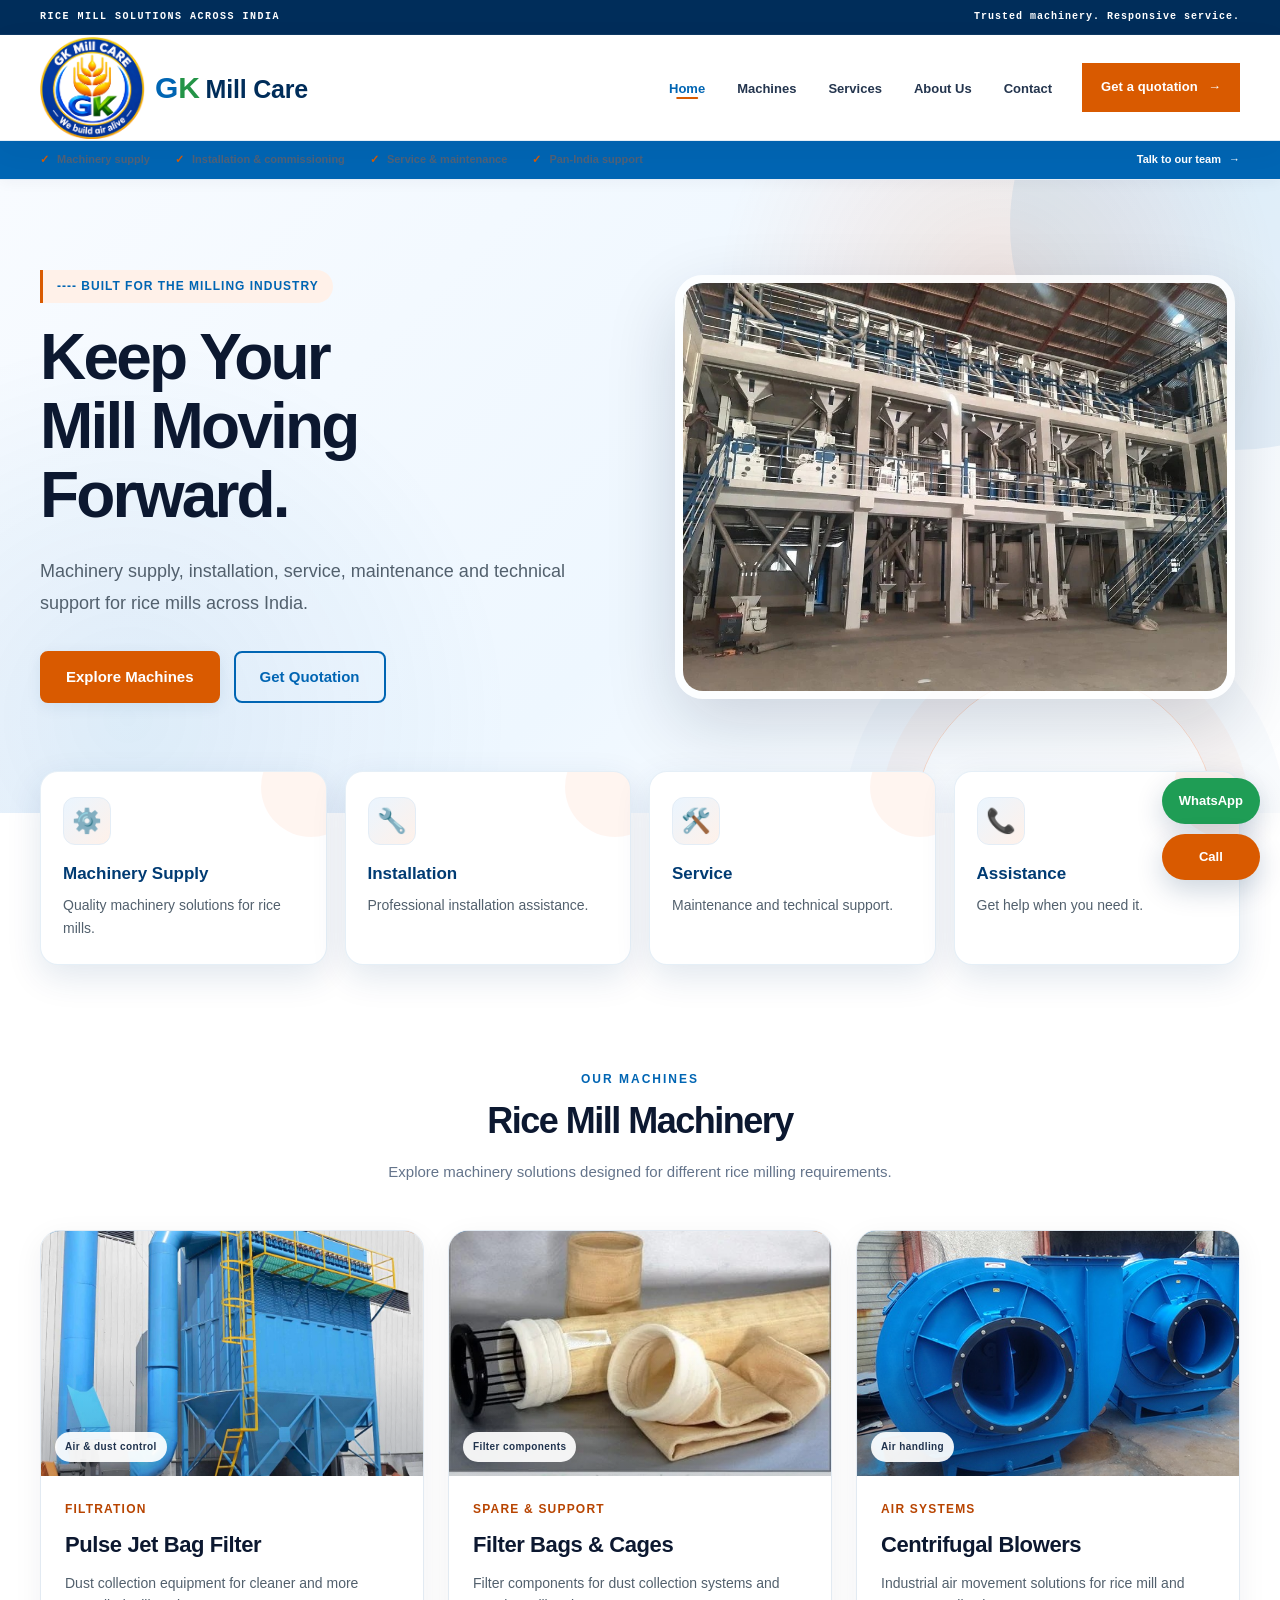
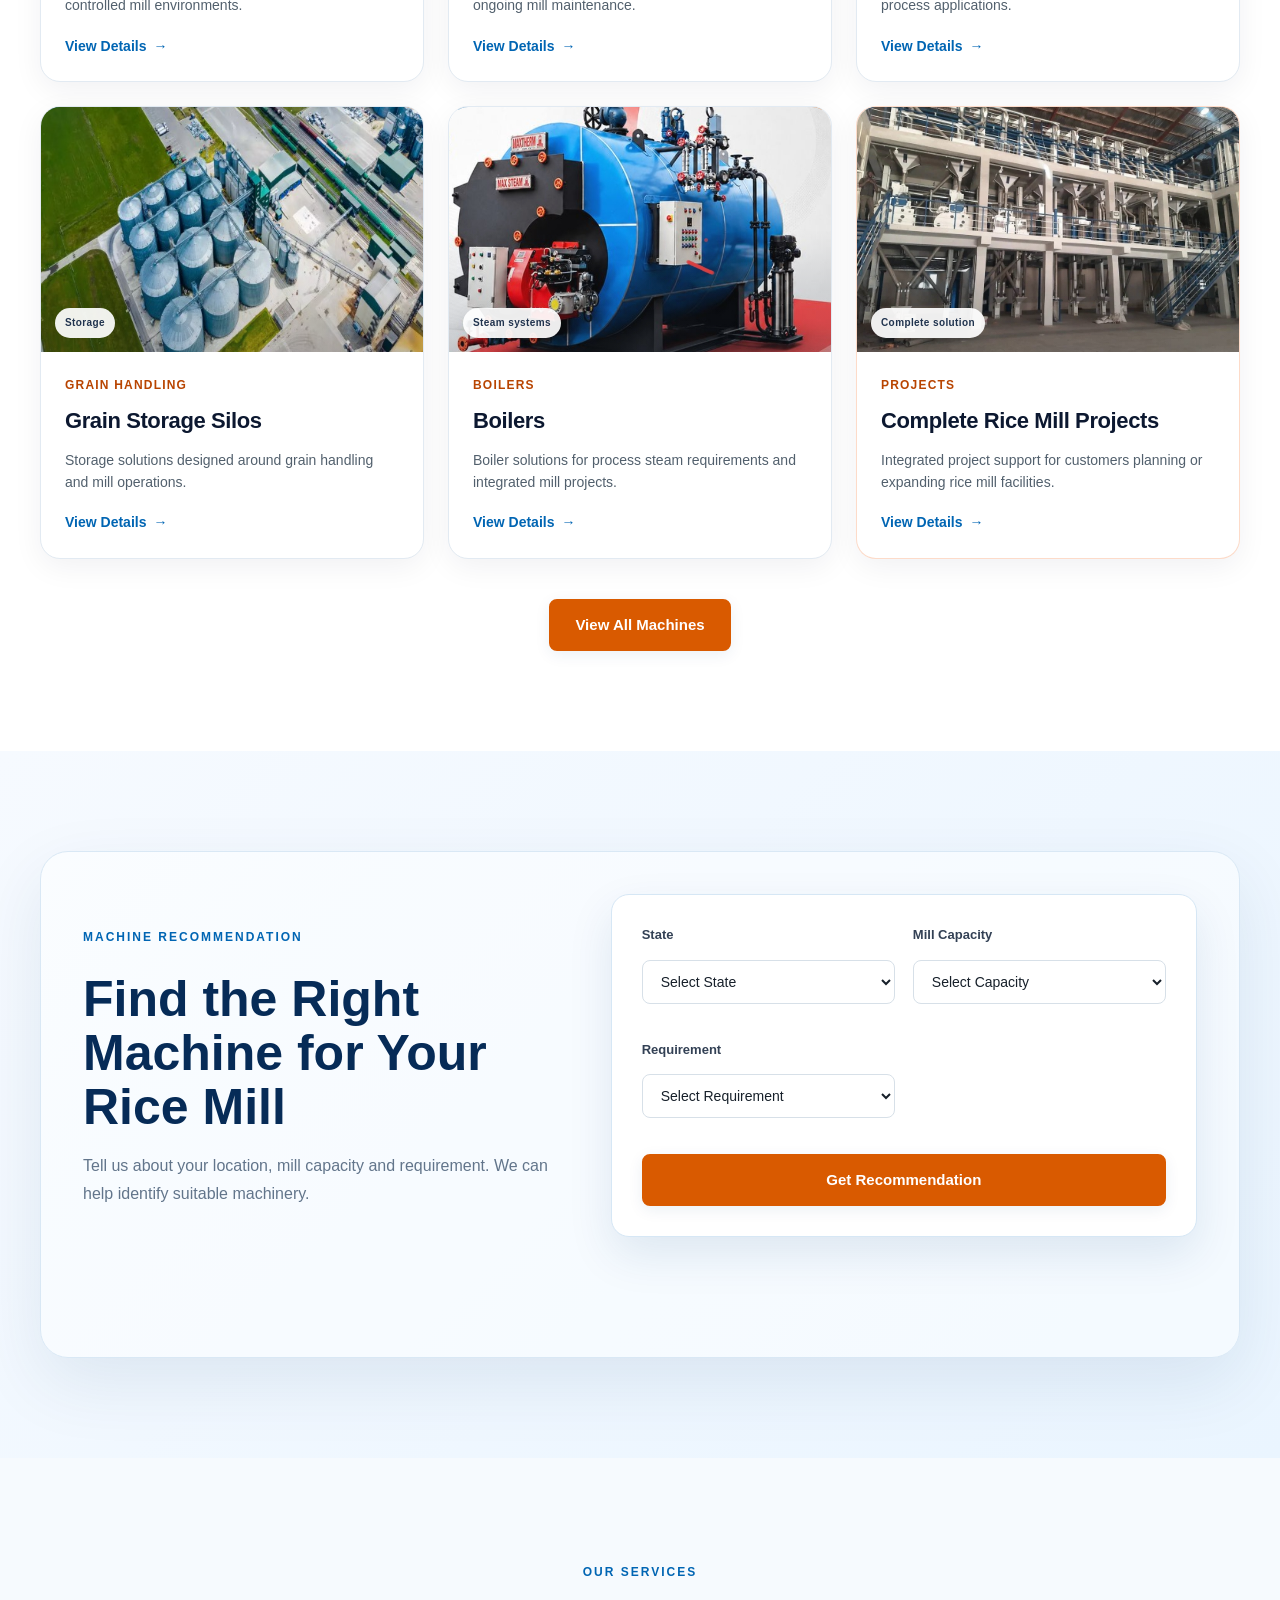
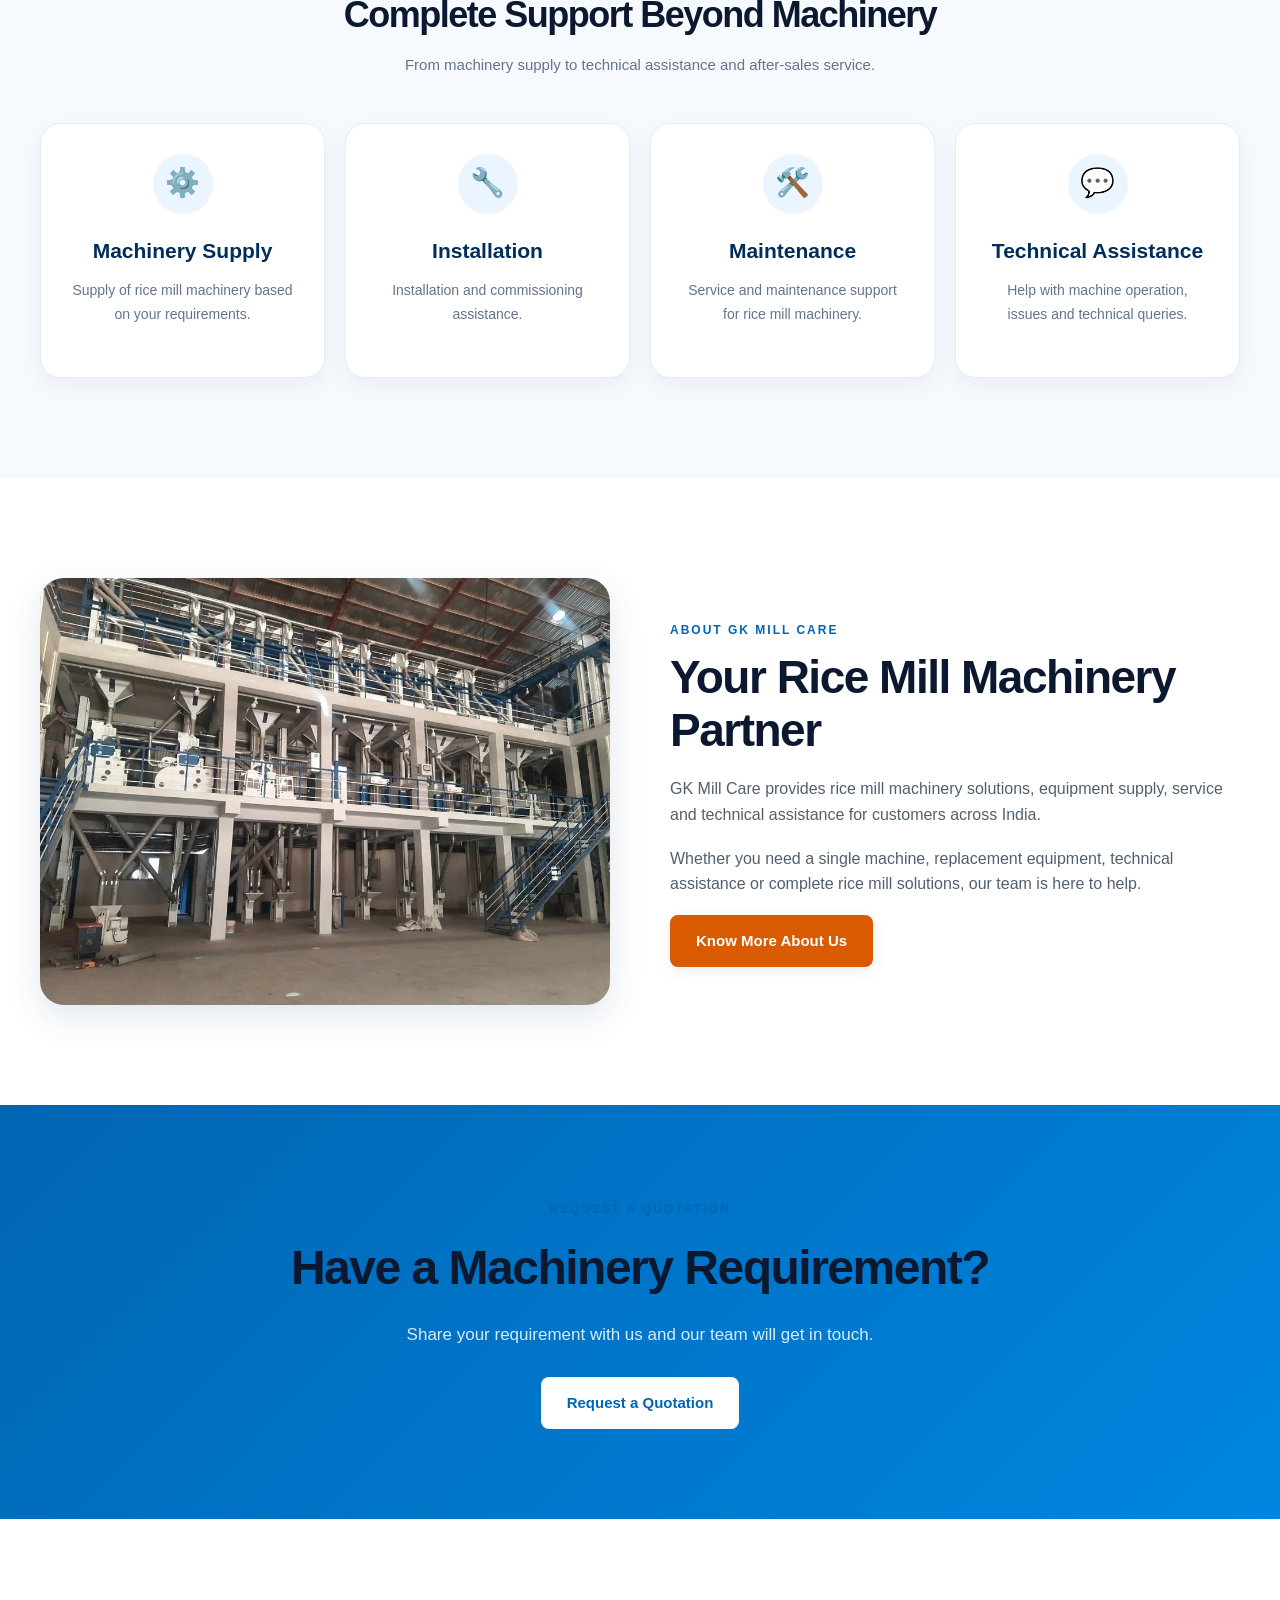
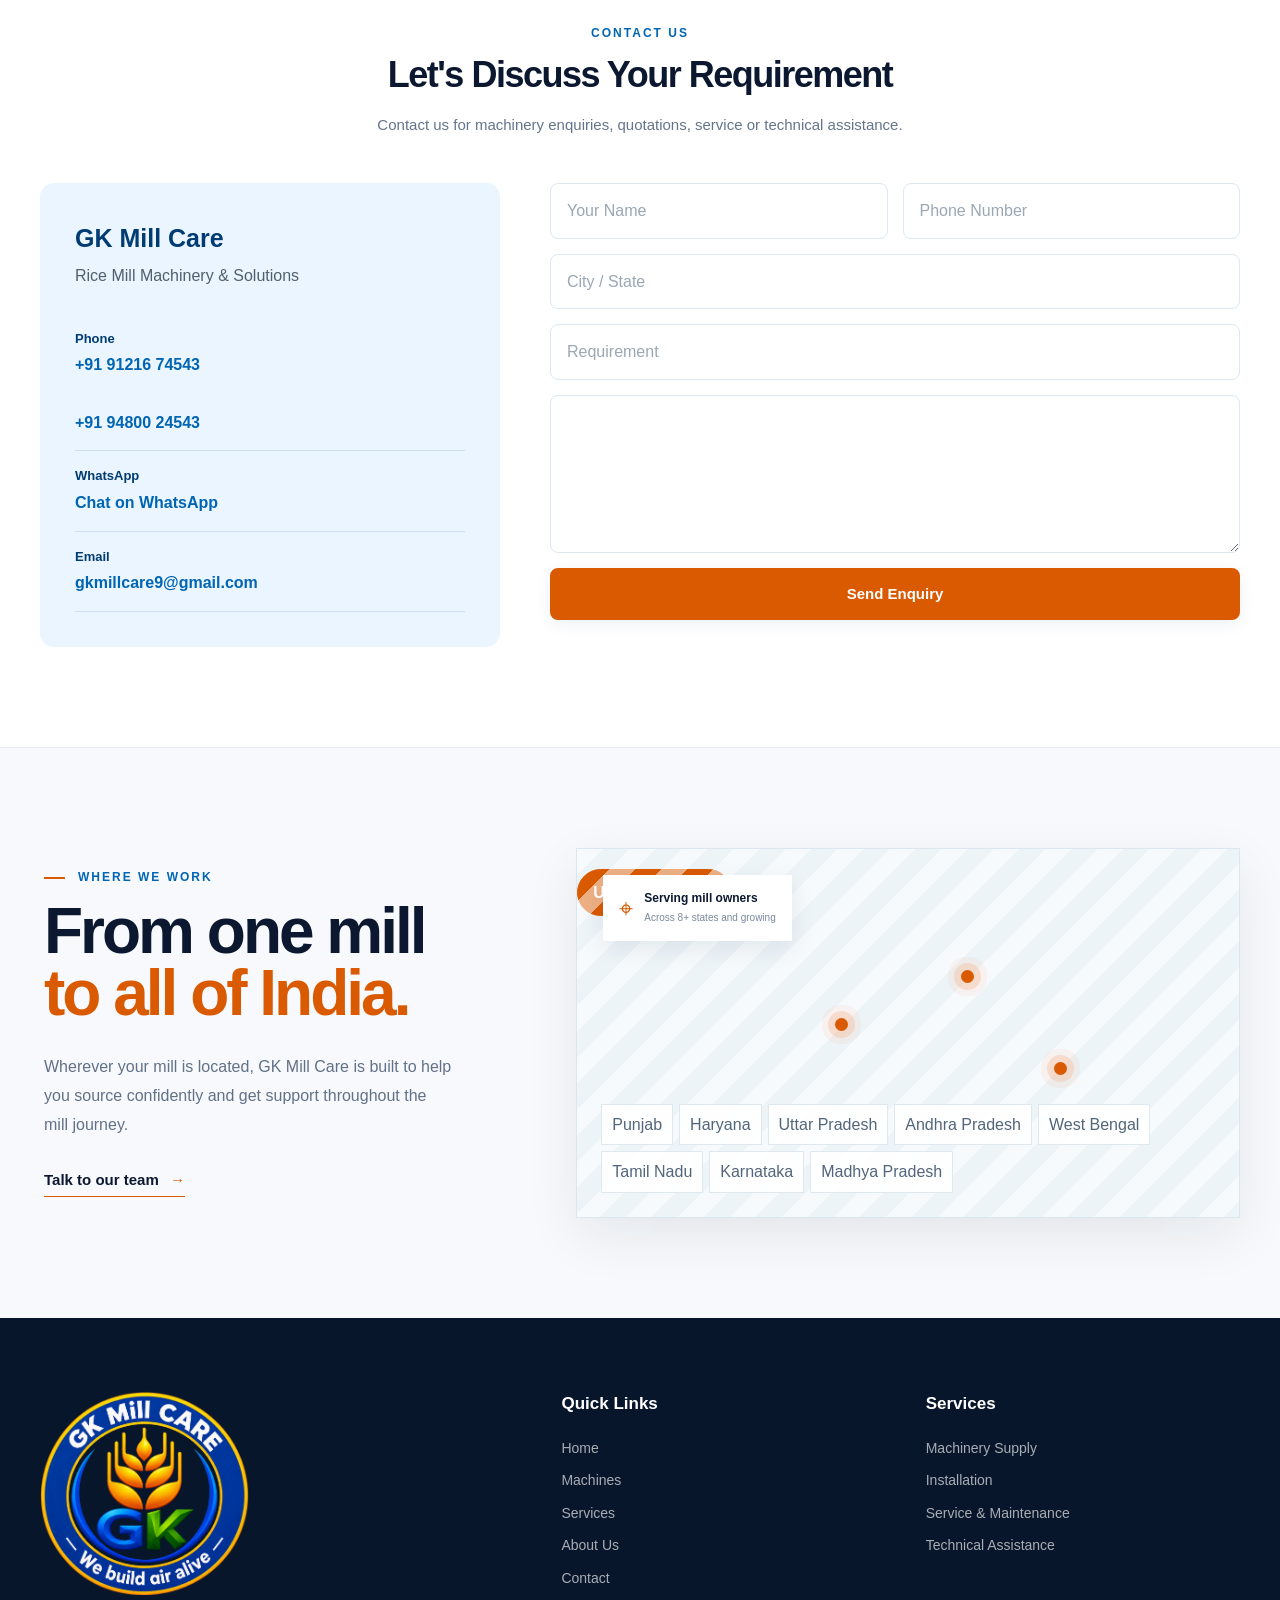
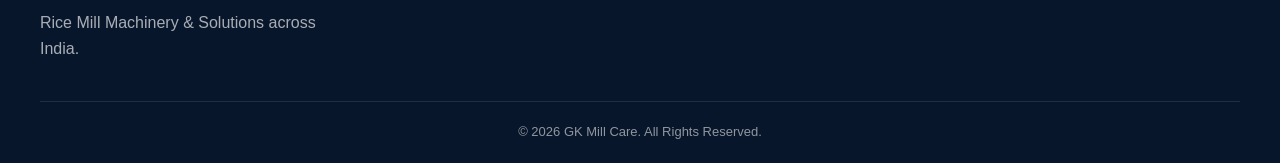
<file: index.html>
<!-- GK Mill Care homepage -->
<!DOCTYPE html>
<html lang="en">

<head>
    <!-- Google Site Name -->
<script type="application/ld+json">
{
  "@context": "https://schema.org",
  "@type": "WebSite",
  "name": "GK Mill Care",
  "alternateName": [
    "GKMILLCARE",
    "gkmillcare.com"
    "gkmillcare",
    "gkmill",
    "ricemill"
    "machines"
  ],
  "url": "https://gkmillcare.com/"
}
</script>

    <!-- =========================
         BASIC DOCUMENT SETTINGS
    ========================== -->

    <meta charset="UTF-8">

    <meta name="viewport"
          content="width=device-width, initial-scale=1.0">

   <meta name="description"
      content="GK Mill Care is an established industrial supplier based in Malkajgiri, Hyderabad and all over india established in 2011. We supply food processing machinery,Coffee Machines, flour mill equipment and rice mill machinery with dependable solutions and service across India.">

    <meta name="keywords"
          content="rice mill machinery, rice mill machines, rice mill equipment, rice mill service, rice mill machinery supplier India">

    <meta name="author"
          content="Ganesh Ramchandra">

    <meta name="robots"
          content="index, follow">


    <!-- =========================
         WEBSITE TITLE
    ========================== -->

    <title>
        GK Mill Care | All Mill Machinery & Solutions Across India
    </title>


    <!-- =========================
         FAVICON
    ========================== -->
   <link rel="icon" type="image/png" sizes="48x48" href="/images/logo/favicon.png">
<link rel="apple-touch-icon" href="/images/logo/favicon.png">


    <!-- =========================
         CSS FILES
    ========================== -->

    <link rel="stylesheet"
          href="css/style.css">

    <link rel="stylesheet"
          href="css/responsive.css">

    <link rel="stylesheet"
          href="css/animations.css">


</head>


<body>


    <!-- ==================================================
         HEADER / NAVIGATION
    =================================================== -->
    <div class="top-bar">
  <div class="container top-bar-inner">
    <span>RICE MILL SOLUTIONS ACROSS INDIA</span>
    <span>Trusted machinery. Responsive service.</span>
  </div>
</div>

<header class="site-header">
  <div class="container">
    <nav class="navbar">
      <a href="index.html" class="logo" aria-label="GK Mill Care home">
        <img src="images/logo/Logo.png" alt="GK Mill Care Logo">
        <span class="logo-text">
          <span class="logo-g">G</span><span class="logo-k">K</span>
          <span class="logo-name">Mill Care</span>
        </span>
      </a>

      <ul class="nav-menu">
        <li><a href="index.html">Home</a></li>
        <li><a href="pages/machines.html">Machines</a></li>
        <li><a href="pages/services.html">Services</a></li>
        <li><a href="pages/about.html">About Us</a></li>
        <li><a href="pages/contact.html">Contact</a></li>
      </ul>

      <button type="button" class="nav-quote-button" data-quote-open>
        Get a quotation <span aria-hidden="true">→</span>
      </button>

      <button type="button" class="mobile-menu-button" id="mobileMenuButton"
              aria-label="Open navigation menu" aria-expanded="false">☰</button>
    </nav>
  </div>
</header>

<div class="header-service-bar">
  <div class="container header-service-inner">
    <span><i aria-hidden="true">✓</i> Machinery supply</span>
    <span><i aria-hidden="true">✓</i> Installation & commissioning</span>
    <span><i aria-hidden="true">✓</i> Service & maintenance</span>
    <span><i aria-hidden="true">✓</i> Pan-India support</span>
    <button type="button" class="service-bar-link" data-quote-open>Talk to our team <span aria-hidden="true">→</span></button>
  </div>
</div>


    <main>


        <!-- ==================================================
             HERO SECTION
        =================================================== -->

        <section
            id="home"
            class="hero-section">


            <div class="container">


                <div class="hero-content">


                    <!-- LEFT SIDE -->

                    <div class="hero-text">


                        <span class="hero-label">

                            ---- BUILT FOR THE MILLING INDUSTRY

                        </span>


                        <h1>
                           Keep Your<br>Mill
                           Moving Forward.

                        </h1>


                        <p>

                            Machinery supply, installation,
                            service, maintenance and technical
                            support for rice mills across India.

                        </p>


                        <!-- HERO BUTTONS -->

                        <div class="hero-buttons">


                            <a href="#machines"
                               class="btn btn-primary">

                                Explore Machines

                            </a>


                            <a href="#quotation"
                               class="btn btn-outline">

                                Get Quotation

                            </a>


                        </div>


                    </div>



                    <!-- RIGHT SIDE -->

                    <div class="hero-image">


                        <img
                            src="images/hero/rice-mill-machine.png"
                            alt="Rice Mill Machinery">

                    </div>


                </div>

            </div>

        </section>



        <!-- ==================================================
             QUICK SERVICES
        =================================================== -->

        <section class="quick-services">


            <div class="container">


                <div class="service-highlights">


                    <div class="highlight-card">

                        <span class="highlight-icon">
                            ⚙️
                        </span>

                        <h3>
                            Machinery Supply
                        </h3>

                        <p>
                            Quality machinery solutions
                            for rice mills.
                        </p>

                    </div>


                    <div class="highlight-card">

                        <span class="highlight-icon">
                            🔧
                        </span>

                        <h3>
                            Installation
                        </h3>

                        <p>
                            Professional installation
                            assistance.
                        </p>

                    </div>


                    <div class="highlight-card">

                        <span class="highlight-icon">
                            🛠️
                        </span>

                        <h3>
                            Service
                        </h3>

                        <p>
                            Maintenance and technical
                            support.
                        </p>

                    </div>


                    <div class="highlight-card">

                        <span class="highlight-icon">
                            📞
                        </span>

                        <h3>
                            Assistance
                        </h3>

                        <p>
                            Get help when you need it.
                        </p>

                    </div>


                </div>

            </div>

        </section>



        <!-- ==================================================
             MACHINES SECTION
        =================================================== -->

        <section
            id="machines"
            class="section machines-section">


            <div class="container">


                <div class="section-heading">


                    <span class="section-label">
                        OUR MACHINES
                    </span>


                    <h2>
                        Rice Mill Machinery
                    </h2>


                    <p>
                        Explore machinery solutions designed
                        for different rice milling requirements.
                    </p>


                </div>



                <!-- MACHINE GRID -->

                <div class="machine-grid">

  <article class="machine-card reveal">
    <div class="machine-image">
      <img src="images/machines/pulse-jet-bag-filter.jpeg" alt="Pulse Jet Bag Filter" loading="lazy">
      <span class="machine-image-badge">Air & dust control</span>
    </div>
    <div class="machine-content">
      <span class="machine-category">Filtration</span>
      <h3>Pulse Jet Bag Filter</h3>
      <p>Dust collection equipment for cleaner and more controlled mill environments.</p>
      <a href="pages/machines.html">View Details <span>→</span></a>
    </div>
  </article>

  <article class="machine-card reveal">
    <div class="machine-image">
      <img src="images/machines/filter-bags-cages.jpeg" alt="Filter Bags and Cages" loading="lazy">
      <span class="machine-image-badge">Filter components</span>
    </div>
    <div class="machine-content">
      <span class="machine-category">Spare & support</span>
      <h3>Filter Bags & Cages</h3>
      <p>Filter components for dust collection systems and ongoing mill maintenance.</p>
      <a href="pages/machines.html">View Details <span>→</span></a>
    </div>
  </article>

  <article class="machine-card reveal">
    <div class="machine-image">
      <img src="images/machines/centrifugal-blowers.jpeg" alt="Centrifugal Blowers" loading="lazy">
      <span class="machine-image-badge">Air handling</span>
    </div>
    <div class="machine-content">
      <span class="machine-category">Air systems</span>
      <h3>Centrifugal Blowers</h3>
      <p>Industrial air movement solutions for rice mill and process applications.</p>
      <a href="pages/machines.html">View Details <span>→</span></a>
    </div>
  </article>

  <article class="machine-card reveal">
    <div class="machine-image">
      <img src="images/machines/grain-storage-silos.jpeg" alt="Grain Storage Silos" loading="lazy">
      <span class="machine-image-badge">Storage</span>
    </div>
    <div class="machine-content">
      <span class="machine-category">Grain handling</span>
      <h3>Grain Storage Silos</h3>
      <p>Storage solutions designed around grain handling and mill operations.</p>
      <a href="pages/machines.html">View Details <span>→</span></a>
    </div>
  </article>

  <article class="machine-card reveal">
    <div class="machine-image">
      <img src="images/machines/boiler.jpeg" alt="Industrial Boiler" loading="lazy">
      <span class="machine-image-badge">Steam systems</span>
    </div>
    <div class="machine-content">
      <span class="machine-category">Boilers</span>
      <h3>Boilers</h3>
      <p>Boiler solutions for process steam requirements and integrated mill projects.</p>
      <a href="pages/machines.html">View Details <span>→</span></a>
    </div>
  </article>

  <article class="machine-card machine-card-featured reveal">
    <div class="machine-image">
      <img src="images/machines/rice-mill-project.jpeg" alt="Complete Rice Mill Project" loading="lazy">
      <span class="machine-image-badge">Complete solution</span>
    </div>
    <div class="machine-content">
      <span class="machine-category">Projects</span>
      <h3>Complete Rice Mill Projects</h3>
      <p>Integrated project support for customers planning or expanding rice mill facilities.</p>
      <a href="pages/machines.html">View Details <span>→</span></a>
    </div>
  </article>

</div>

                <!-- ALL MACHINES -->

                <div class="section-button">

                    <a href="pages/machines.html"
                       class="btn btn-primary">

                        View All Machines

                    </a>

                </div>


            </div>

        </section>



        <!-- ==================================================
             RECOMMENDATION SECTION
        =================================================== -->

        <section
            class="recommendation-section">


            <div class="container">


                <div class="recommendation-box">


                    <div class="recommendation-text">


                        <span class="section-label">
                            MACHINE RECOMMENDATION
                        </span>


                        <h2>
                            Find the Right Machine
                            for Your Rice Mill
                        </h2>


                        <p>
                            Tell us about your location,
                            mill capacity and requirement.
                            We can help identify suitable
                            machinery.
                        </p>


                    </div>



                    <!-- RECOMMENDATION FORM -->

                    <form
                        id="recommendationForm"
                        class="recommendation-form">


                        <div class="form-group">


                            <label for="state">
                                State
                            </label>


                            <select id="state" name="state" required>
  <option value="">Select State</option>
  <option>Andhra Pradesh</option><option>Arunachal Pradesh</option><option>Assam</option>
  <option>Bihar</option><option>Chhattisgarh</option><option>Goa</option><option>Gujarat</option>
  <option>Haryana</option><option>Himachal Pradesh</option><option>Jharkhand</option><option>Karnataka</option>
  <option>Kerala</option><option>Madhya Pradesh</option><option>Maharashtra</option><option>Manipur</option>
  <option>Meghalaya</option><option>Mizoram</option><option>Nagaland</option><option>Odisha</option>
  <option>Punjab</option><option>Rajasthan</option><option>Sikkim</option><option>Tamil Nadu</option>
  <option>Telangana</option><option>Tripura</option><option>Uttar Pradesh</option><option>Uttarakhand</option>
  <option>West Bengal</option><option>Andaman and Nicobar Islands</option><option>Chandigarh</option>
  <option>Dadra and Nagar Haveli and Daman and Diu</option><option>Delhi</option>
  <option>Jammu and Kashmir</option><option>Ladakh</option><option>Lakshadweep</option><option>Puducherry</option>
</select>


                        </div>



                        <div class="form-group">


                            <label for="capacity">
                                Mill Capacity
                            </label>


                            <select id="capacity"
                                    name="capacity">

                                <option value="">
                                    Select Capacity
                                </option>

                                <option value="1-tph">
                                    1 TPH
                                </option>

                                <option value="2-tph">
                                    2 TPH
                                </option>

                                <option value="5-tph">
                                    5 TPH
                                </option>

                                <option value="10-tph">
                                    10 TPH+
                                </option>

                            </select>


                        </div>



                        <div class="form-group">


                            <label for="requirement">
                                Requirement
                            </label>


                            <select id="requirement"
                                    name="requirement">

                                <option value="">
                                    Select Requirement
                                </option>

                                <option value="dust-collection">
                                    Dust Collection
                                </option>

                                <option value="air-handling">
                                    Air Handling
                                </option>

                                <option value="grain-storage">
                                    Grain Storage
                                </option>

                                <option value="boiler-steam">
                                    Boiler / Steam
                                </option>

                                <option value="complete-project">
                                    Complete Project
                                </option>

                                <option value="spares-support">
                                    Spares / Support
                                </option>

                            </select>


                        </div>



                        <button
                            type="submit"
                            class="btn btn-primary">

                            Get Recommendation

                        </button>


                    </form>


                    <!-- RESULT WILL APPEAR HERE -->

                    <div
                        id="recommendationResult"
                        class="recommendation-result">

                    </div>


                </div>

            </div>

        </section>



        <!-- ==================================================
             SERVICES SECTION
        =================================================== -->

        <section
            id="services"
            class="section services-section">


            <div class="container">


                <div class="section-heading">


                    <span class="section-label">
                        OUR SERVICES
                    </span>


                    <h2>
                        Complete Support
                        Beyond Machinery
                    </h2>


                    <p>
                        From machinery supply to technical
                        assistance and after-sales service.
                    </p>


                </div>



                <div class="services-grid">


                    <article class="service-card">

                        <span>
                            ⚙️
                        </span>

                        <h3>
                            Machinery Supply
                        </h3>

                        <p>
                            Supply of rice mill machinery
                            based on your requirements.
                        </p>

                    </article>



                    <article class="service-card">

                        <span>
                            🔧
                        </span>

                        <h3>
                            Installation
                        </h3>

                        <p>
                            Installation and commissioning
                            assistance.
                        </p>

                    </article>



                    <article class="service-card">

                        <span>
                            🛠️
                        </span>

                        <h3>
                            Maintenance
                        </h3>

                        <p>
                            Service and maintenance support
                            for rice mill machinery.
                        </p>

                    </article>



                    <article class="service-card">

                        <span>
                            💬
                        </span>

                        <h3>
                            Technical Assistance
                        </h3>

                        <p>
                            Help with machine operation,
                            issues and technical queries.
                        </p>

                    </article>



                </div>

            </div>

        </section>



        <!-- ==================================================
             ABOUT SECTION
        =================================================== -->

        <section
            id="about"
            class="section about-section">


            <div class="container">


                <div class="about-content">


                    <div class="about-image">

                        <img
                            src="images/machines/rice-mill-project.jpeg"
                            alt="Rice Mill Project">

                    </div>


                    <div class="about-text">


                        <span class="section-label">
                            ABOUT GK MILL CARE
                        </span>


                        <h2>
                            Your Rice Mill
                            Machinery Partner
                        </h2>


                        <p>
                            GK Mill Care provides rice mill
                            machinery solutions, equipment
                            supply, service and technical
                            assistance for customers across India.
                        </p>


                        <p>
                            Whether you need a single machine,
                            replacement equipment, technical
                            assistance or complete rice mill
                            solutions, our team is here to help.
                        </p>


                        <a href="pages/about.html"
                           class="btn btn-primary">

                            Know More About Us

                        </a>


                    </div>


                </div>

            </div>

        </section>



        <!-- ==================================================
             QUOTATION SECTION
        =================================================== -->

        <section
            id="quotation"
            class="quotation-section">


            <div class="container">


                <div class="quotation-content">


                    <span class="section-label">
                        REQUEST A QUOTATION
                    </span>


                    <h2>
                        Have a Machinery Requirement?
                    </h2>


                    <p>
                        Share your requirement with us
                        and our team will get in touch.
                    </p>


                    <a href="pages/quotation.html"
                       class="btn btn-white">

                        Request a Quotation

                    </a>


                </div>

            </div>

        </section>



        <!-- ==================================================
             CONTACT SECTION
        =================================================== -->

        <section
            id="contact"
            class="section contact-section">


            <div class="container">


                <div class="section-heading">


                    <span class="section-label">
                        CONTACT US
                    </span>


                    <h2>
                        Let's Discuss Your Requirement
                    </h2>


                    <p>
                        Contact us for machinery enquiries,
                        quotations, service or technical assistance.
                    </p>


                </div>



                <div class="contact-wrapper">


                    <!-- CONTACT INFORMATION -->

                    <div class="contact-info">


                        <h3>
                            GK Mill Care
                        </h3>


                        <p>
                            Rice Mill Machinery &
                            Solutions
                        </p>


                        <div class="contact-item">

                            <strong>
                                Phone
                            </strong>

                            <a href="tel:+919121674543">+91 91216 74543</a><br>
                            <a href="tel:+919480024543">+91 94800 24543</a>

                        </div>


                        <div class="contact-item">

                            <strong>
                                WhatsApp
                            </strong>

                            <a href="https://wa.me/919480024543" target="_blank" rel="noopener noreferrer">
                                Chat on WhatsApp
                            </a>

                        </div>


                        <div class="contact-item">

                            <strong>
                                Email
                            </strong>

                            <a href="mailto:gkmillcare9@gmail.com">
                                gkmillcare9@gmail.com
                            </a>

                        </div>


                    </div>



                    <!-- CONTACT FORM -->

                    <form
                        class="contact-form"
                        id="contactForm">


                        <div class="form-row">


                            <input
                                type="text"
                                name="name"
                                placeholder="Your Name"
                                required>


                            <input
                                type="tel"
                                name="phone"
                                placeholder="Phone Number"
                                required>


                        </div>


                        <input
                            type="text"
                            name="location"
                            placeholder="City / State">


                        <input
                            type="text"
                            name="subject"
                            placeholder="Requirement">


                        <textarea
                            name="message"
                            rows="5"
                            placeholder="Tell us about your requirement">
                        </textarea>


                        <button
                            type="submit"
                            class="btn btn-primary">

                            Send Enquiry

                        </button>


                    </form>


                </div>

            </div>

        </section>



        <!-- ==================================================
             PAN-INDIA COVERAGE / LOCATION
        =================================================== -->
        <section class="location-section" id="coverage">
          <div class="container">
            <div class="location-grid">
              <div class="location-copy reveal">
                <span class="section-label location-label">WHERE WE WORK</span>
                <h2>From one mill<br><span>to all of India.</span></h2>
                <p>Wherever your mill is located, GK Mill Care is built to help you source confidently and get support throughout the mill journey.</p>
                <button type="button" class="text-arrow-link" data-quote-open>Talk to our team <span>→</span></button>
              </div>

              <div class="india-map-card reveal" aria-label="GK Mill Care service coverage across India">
                <div class="map-grid-pattern"></div>
                <div class="map-service-badge">
                  <span class="map-pin" aria-hidden="true">⌖</span>
                  <div><strong>Serving mill owners</strong><small>Across 8+ states and growing</small></div>
                </div>
                <span class="map-dot dot-1"></span>
                <span class="map-dot dot-2"></span>
                <span class="map-dot dot-3"></span>
                <div class="state-tags" aria-label="Select a service state">
                  <button type="button" data-state="Punjab">Punjab</button>
                  <button type="button" data-state="Haryana">Haryana</button>
                  <button type="button" data-state="Uttar Pradesh">Uttar Pradesh</button>
                  <button type="button" data-state="Andhra Pradesh">Andhra Pradesh</button>
                  <button type="button" data-state="West Bengal">West Bengal</button>
                  <button type="button" data-state="Tamil Nadu">Tamil Nadu</button>
                  <button type="button" data-state="Karnataka">Karnataka</button>
                  <button type="button" data-state="Madhya Pradesh">Madhya Pradesh</button>
                </div>
                <div class="location-actions">
                  <button type="button" class="location-action-button" id="useMyLocation">Use my location</button>
                  <span class="location-status" id="locationStatus" aria-live="polite"></span>
                </div>
              </div>
            </div>
          </div>
        </section>

    </main>



    <!-- ==================================================
         FOOTER
    =================================================== -->

    <footer class="site-footer">


        <div class="container">


            <div class="footer-content">


                <div class="footer-brand">


                    <img
                        src="images/logo/Logo.png"
                        alt="GK Mill Care">


                    <p>
                        Rice Mill Machinery &
                        Solutions across India.
                    </p>


                </div>


                <div class="footer-links">


                    <h3>
                        Quick Links
                    </h3>


                    <a href="#home">
                        Home
                    </a>


                    <a href="#machines">
                        Machines
                    </a>


                    <a href="#services">
                        Services
                    </a>


                    <a href="#about">
                        About Us
                    </a>


                    <a href="#contact">
                        Contact
                    </a>


                </div>


                <div class="footer-links">


                    <h3>
                        Services
                    </h3>


                    <a href="pages/services.html">
                        Machinery Supply
                    </a>


                    <a href="pages/services.html">
                        Installation
                    </a>


                    <a href="pages/services.html">
                        Service & Maintenance
                    </a>


                    <a href="pages/services.html">
                        Technical Assistance
                    </a>


                </div>


            </div>



            <div class="footer-bottom">


                <p>
                    © <span data-current-year></span> GK Mill Care.
                    All Rights Reserved.
                </p>


            </div>


        </div>

    </footer>




    <!-- ==================================================
         QUOTATION MODAL
    =================================================== -->
    <div class="quote-modal" id="quotationModal" aria-hidden="true">
      <div class="quote-modal-backdrop" data-quote-close></div>
      <div class="quote-modal-dialog" role="dialog" aria-modal="true" aria-labelledby="quoteModalTitle">
        <button type="button" class="quote-modal-close" data-quote-close aria-label="Close quotation form">×</button>
        <div class="quote-modal-heading">
          <span class="modal-eyebrow">START A CONVERSATION</span>
          <h2 id="quoteModalTitle">Request a quotation</h2>
          <p>Tell us a little about what you need and we'll get back to you.</p>
        </div>
        <form id="quotationModalForm" class="quote-modal-form">
          <div class="modal-form-grid">
            <div class="form-group"><label for="modalQuoteName">Name *</label><input id="modalQuoteName" name="name" type="text" placeholder="Your name" required></div>
            <div class="form-group"><label for="modalQuoteCompany">Company</label><input id="modalQuoteCompany" name="company" type="text" placeholder="Mill or company name"></div>
            <div class="form-group"><label for="modalQuotePhone">Phone *</label><input id="modalQuotePhone" name="phone" type="tel" inputmode="numeric" maxlength="10" placeholder="10-digit mobile number" required></div>
            <div class="form-group"><label for="modalQuoteEmail">Email</label><input id="modalQuoteEmail" name="email" type="email" placeholder="you@company.com"></div>
          </div>
          <div class="form-group">
            <label for="modalQuoteMessage">What can we help with? *</label>
            <textarea id="modalQuoteMessage" name="message" rows="4" placeholder="Tell us about the machine, parts, or service you need" required></textarea>
          </div>
          <button type="submit" class="modal-submit">Send enquiry <span>→</span></button>
          <p class="modal-note">Your details stay with GK Mill Care and are used to respond to your enquiry.</p>
        </form>
      </div>
    </div>


    <!-- ==================================================
         FLOATING CONTACT BUTTONS
    =================================================== -->

    <div class="floating-contact">


        <a href="https://wa.me/919480024543"
           class="floating-whatsapp"
           aria-label="WhatsApp">

            WhatsApp

        </a>


        <a href="tel:+919480024543"
           class="floating-call"
           aria-label="Call GK Mill Care">

            Call

        </a>


    </div>



    <!-- ==================================================
         JAVASCRIPT
    =================================================== -->

    <script src="js/main.js"></script>

    <script src="js/recommendations.js"></script>


<script>document.addEventListener("DOMContentLoaded",()=>{document.querySelectorAll("[data-founder]").forEach(e=>e.textContent="Gopinath G K")});</script>
<script src="js/contact-config.js"></script>
</body>

</html>
</file>
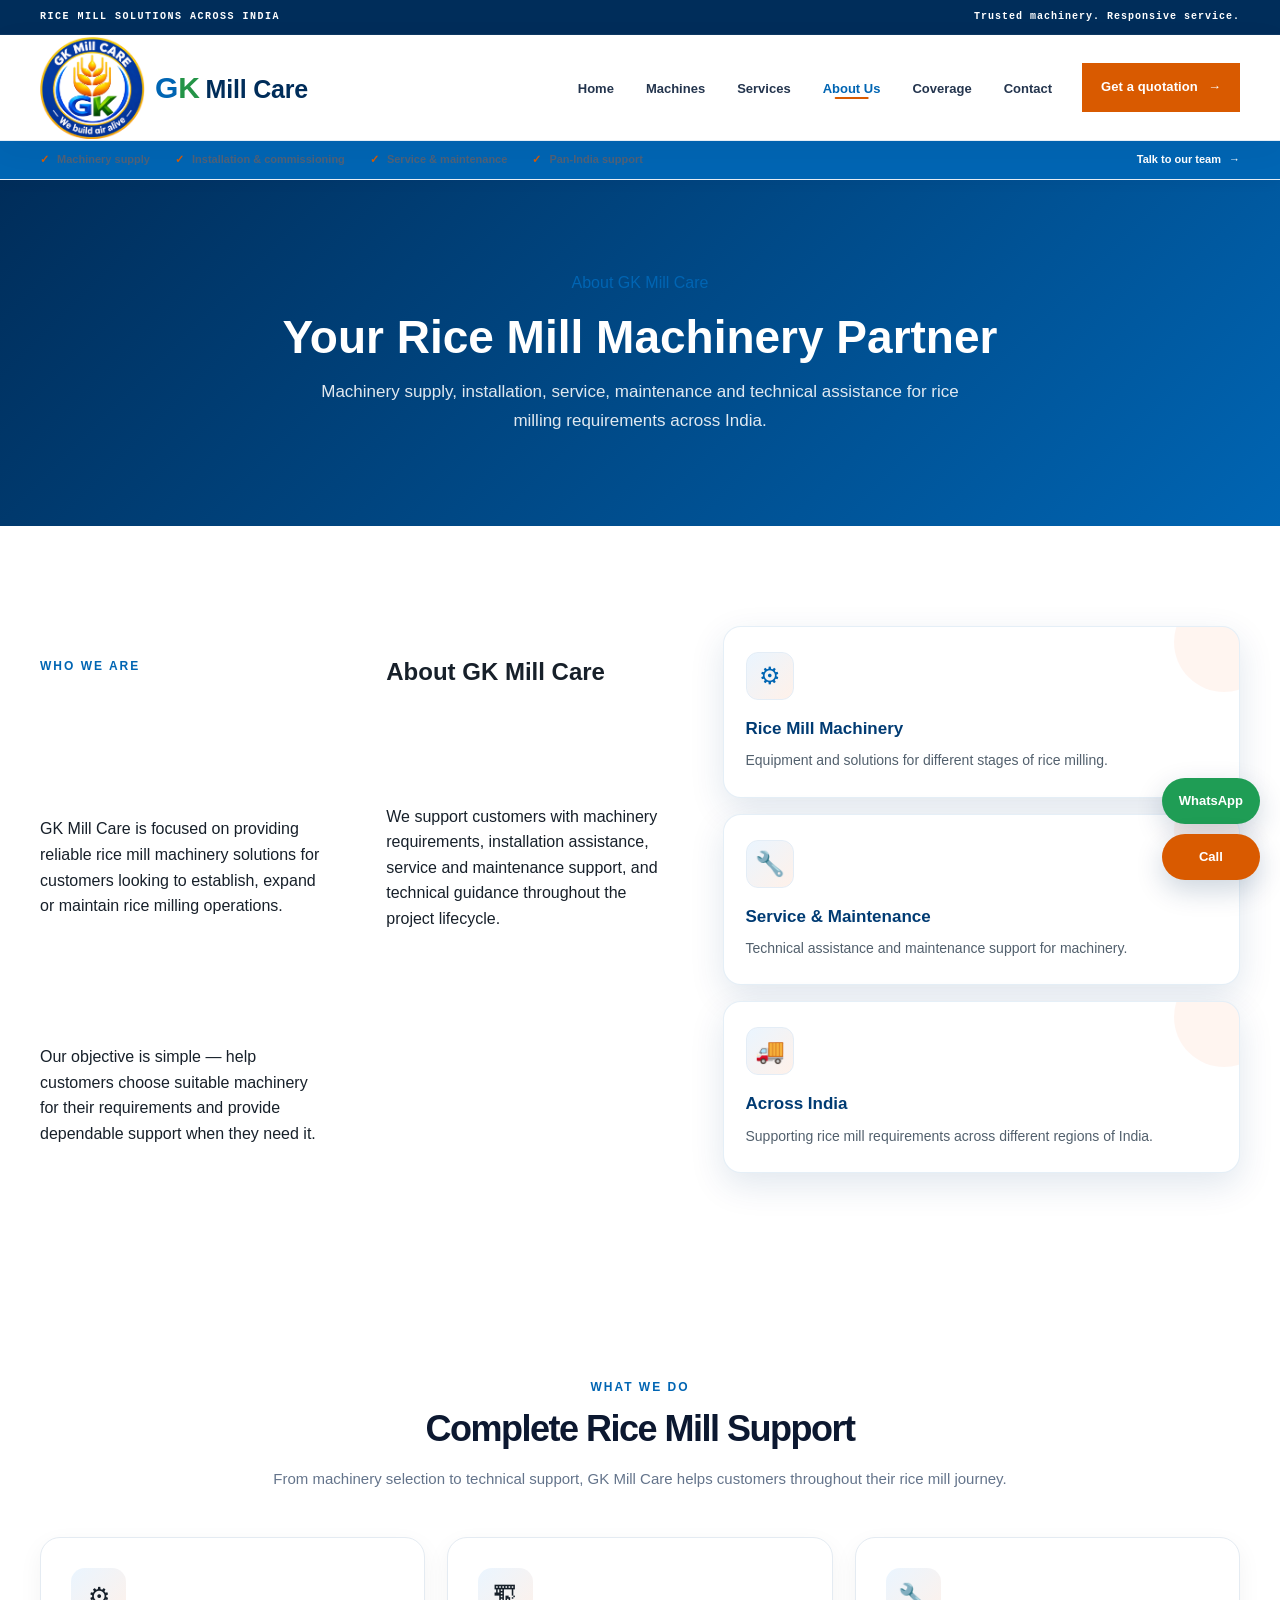
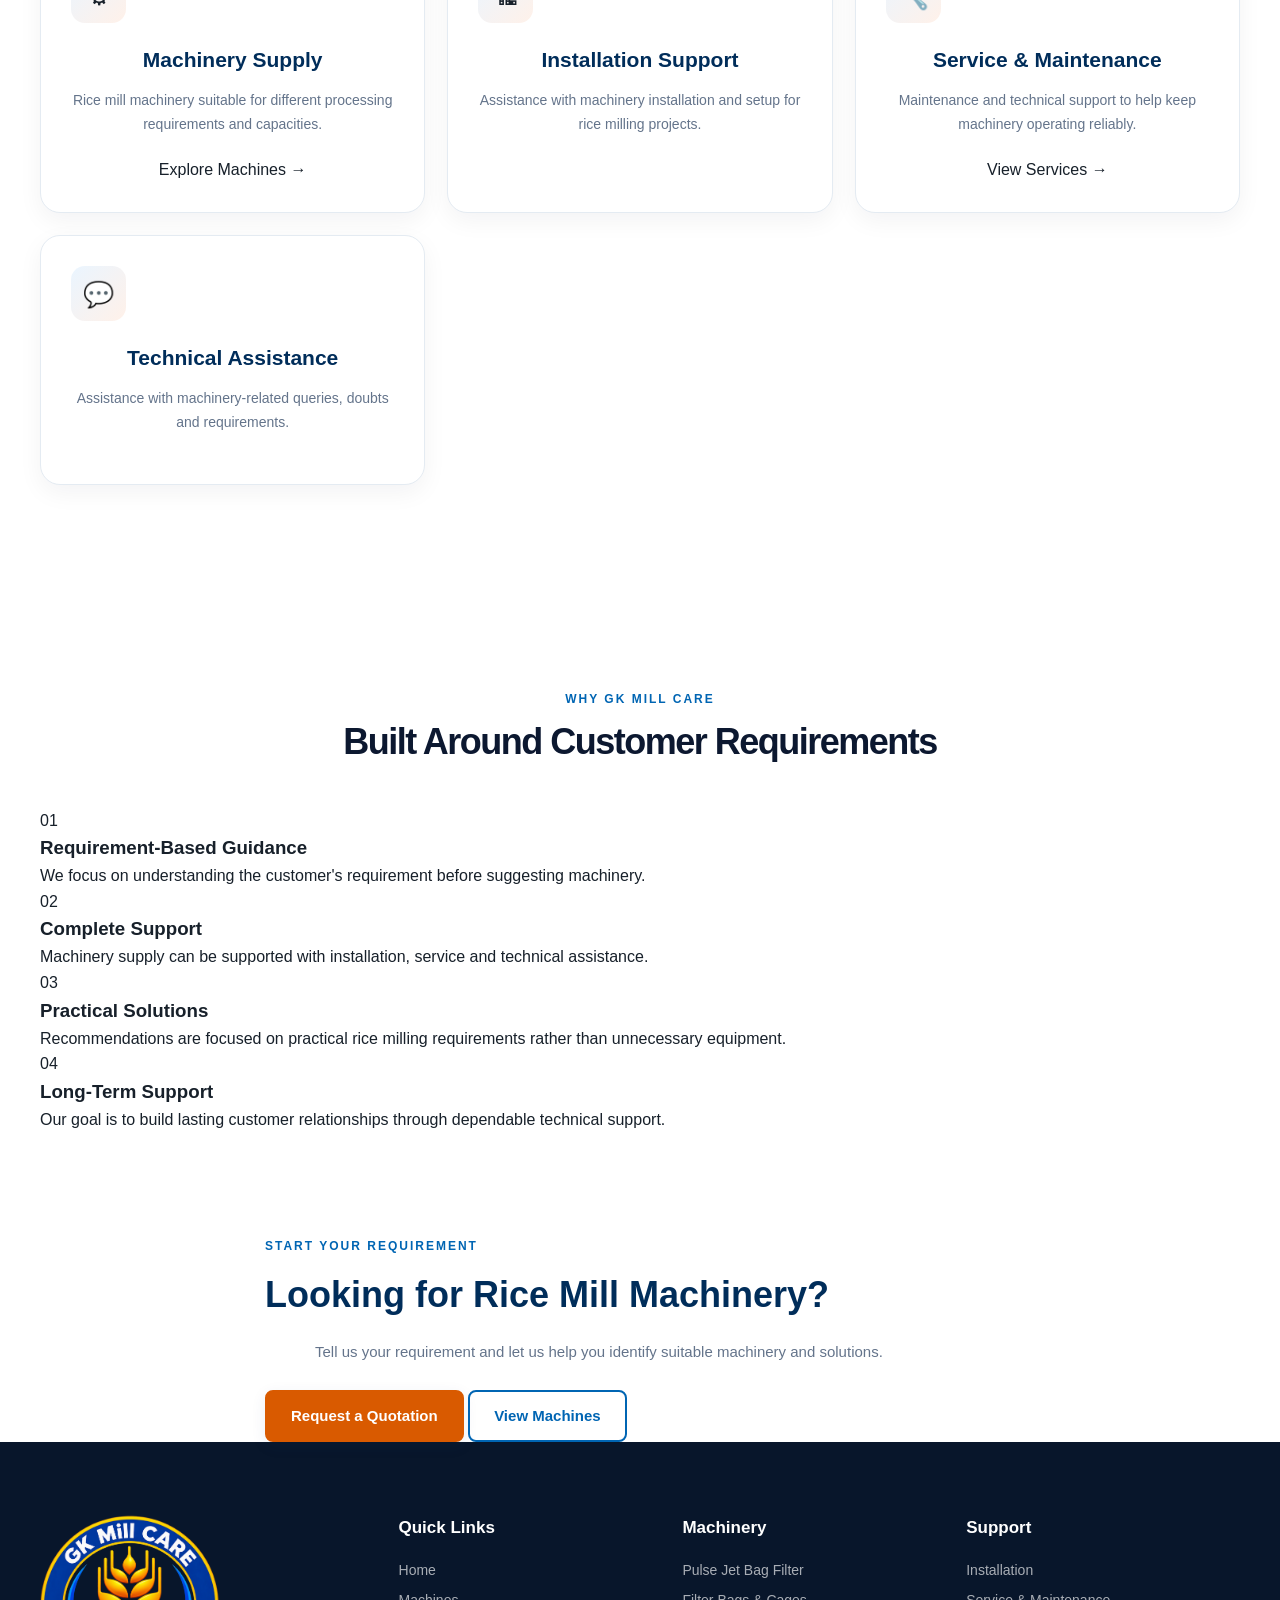
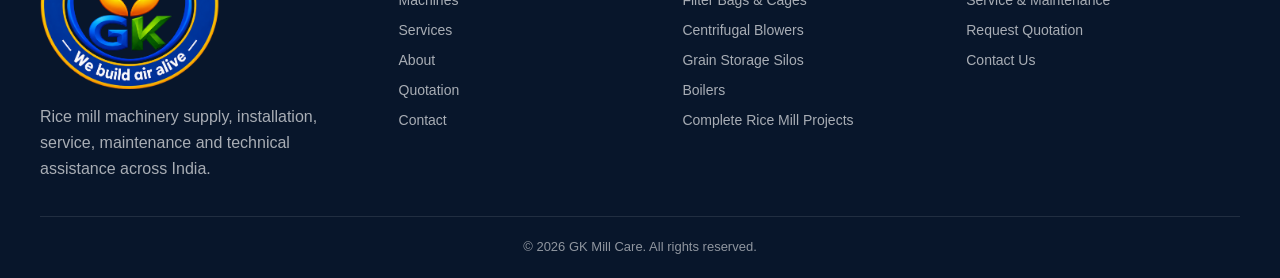
<file: pages/about.html>
<!DOCTYPE html>
<html lang="en">

<head>

    <meta charset="UTF-8">

    <meta
        name="viewport"
        content="width=device-width, initial-scale=1.0"
    >

    <title>About GK Mill Care | Rice Mill Machinery & Services</title>

    <meta
        name="description"
        content="Learn about GK Mill Care, a rice mill machinery supplier providing machinery, installation, service, maintenance and technical assistance across India."
    >

    <meta
        name="keywords"
        content="GK Mill Care, rice mill machinery, rice mill equipment, rice milling machinery, rice mill installation, rice mill service"
    >

    <meta
        name="robots"
        content="index, follow"
    >

    <link
        rel="icon"
        type="image/png"
        href="../images/logo/favicon.png"
    >

    <link
        rel="stylesheet"
        href="../css/style.css"
    >

    <link
        rel="stylesheet"
        href="../css/responsive.css"
    >

    <link
        rel="stylesheet"
        href="../css/animations.css"
    >

</head>


<body>


    <!-- =========================================
         HEADER
    ========================================== -->

   <div class="top-bar">
  <div class="container top-bar-inner">
    <span>RICE MILL SOLUTIONS ACROSS INDIA</span>
    <span>Trusted machinery. Responsive service.</span>
  </div>
</div>

<header class="site-header">
  <div class="container">
    <nav class="navbar">
      <a href="../index.html" class="logo" aria-label="GK Mill Care home">
        <img src="../images/logo/Logo.png" alt="GK Mill Care Logo">
        <span class="logo-text">
          <span class="logo-g">G</span><span class="logo-k">K</span>
          <span class="logo-name">Mill Care</span>
        </span>
      </a>

      <ul class="nav-menu">
        <li><a href="../index.html">Home</a></li>
        <li><a href="machines.html">Machines</a></li>
        <li><a href="services.html">Services</a></li>
        <li><a href="about.html">About Us</a></li>
        <li><a href="../index.html#coverage">Coverage</a></li>
        <li><a href="contact.html">Contact</a></li>
      </ul>

      <button type="button" class="nav-quote-button" data-quote-open>
        Get a quotation <span aria-hidden="true">→</span>
      </button>

      <button type="button" class="mobile-menu-button" id="mobileMenuButton"
              aria-label="Open navigation menu" aria-expanded="false">☰</button>
    </nav>
  </div>
</header>

<div class="header-service-bar">
  <div class="container header-service-inner">
    <span><i aria-hidden="true">✓</i> Machinery supply</span>
    <span><i aria-hidden="true">✓</i> Installation & commissioning</span>
    <span><i aria-hidden="true">✓</i> Service & maintenance</span>
    <span><i aria-hidden="true">✓</i> Pan-India support</span>
    <button type="button" class="service-bar-link" data-quote-open>Talk to our team <span aria-hidden="true">→</span></button>
  </div>
</div>
<section class="page-hero">

        <div class="container">

            <div class="page-hero-content">

                <span class="eyebrow">
                    About GK Mill Care
                </span>

                <h1>
                    Your Rice Mill Machinery Partner
                </h1>

                <p>
                    Machinery supply, installation, service,
                    maintenance and technical assistance for
                    rice milling requirements across India.
                </p>

            </div>

        </div>

    </section>



    <!-- =========================================
         ABOUT INTRO
    ========================================== -->

    <section class="section">

        <div class="container">

            <div class="about-grid">

                <div
                    class="about-content reveal"
                >

                    <span class="section-label">
                        Who We Are
                    </span>

                    <h2>
                        About GK Mill Care
                    </h2>

                    <p>
                        GK Mill Care is focused on providing
                        reliable rice mill machinery solutions
                        for customers looking to establish,
                        expand or maintain rice milling
                        operations.
                    </p>

                    <p>
                        We support customers with machinery
                        requirements, installation assistance,
                        service and maintenance support, and
                        technical guidance throughout the
                        project lifecycle.
                    </p>

                    <p>
                        Our objective is simple — help customers
                        choose suitable machinery for their
                        requirements and provide dependable
                        support when they need it.
                    </p>

                </div>


                <div
                    class="about-highlight reveal"
                >

                    <div class="highlight-card">

                        <div class="highlight-icon">
                            ⚙
                        </div>

                        <h3>
                            Rice Mill Machinery
                        </h3>

                        <p>
                            Equipment and solutions for
                            different stages of rice milling.
                        </p>

                    </div>


                    <div class="highlight-card">

                        <div class="highlight-icon">
                            🔧
                        </div>

                        <h3>
                            Service & Maintenance
                        </h3>

                        <p>
                            Technical assistance and
                            maintenance support for machinery.
                        </p>

                    </div>


                    <div class="highlight-card">

                        <div class="highlight-icon">
                            🚚
                        </div>

                        <h3>
                            Across India
                        </h3>

                        <p>
                            Supporting rice mill requirements
                            across different regions of India.
                        </p>

                    </div>

                </div>

            </div>

        </div>

    </section>



    <!-- =========================================
         WHAT WE DO
    ========================================== -->

    <section class="section section-light">

        <div class="container">

            <div class="section-heading reveal">

                <span class="section-label">
                    What We Do
                </span>

                <h2>
                    Complete Rice Mill Support
                </h2>

                <p>
                    From machinery selection to technical
                    support, GK Mill Care helps customers
                    throughout their rice mill journey.
                </p>

            </div>


            <div class="service-grid">


                <article
                    class="service-card reveal"
                >

                    <div class="service-icon">
                        ⚙
                    </div>

                    <h3>
                        Machinery Supply
                    </h3>

                    <p>
                        Rice mill machinery suitable for
                        different processing requirements
                        and capacities.
                    </p>

                    <a href="machines.html">
                        Explore Machines →
                    </a>

                </article>


                <article
                    class="service-card reveal"
                >

                    <div class="service-icon">
                        🏗
                    </div>

                    <h3>
                        Installation Support
                    </h3>

                    <p>
                        Assistance with machinery installation
                        and setup for rice milling projects.
                    </p>

                </article>


                <article
                    class="service-card reveal"
                >

                    <div class="service-icon">
                        🔧
                    </div>

                    <h3>
                        Service & Maintenance
                    </h3>

                    <p>
                        Maintenance and technical support
                        to help keep machinery operating
                        reliably.
                    </p>

                    <a href="services.html">
                        View Services →
                    </a>

                </article>


                <article
                    class="service-card reveal"
                >

                    <div class="service-icon">
                        💬
                    </div>

                    <h3>
                        Technical Assistance
                    </h3>

                    <p>
                        Assistance with machinery-related
                        queries, doubts and requirements.
                    </p>

                </article>


            </div>

        </div>

    </section>



    <!-- =========================================
         WHY CHOOSE US
    ========================================== -->

    <section class="section">

        <div class="container">

            <div class="section-heading reveal">

                <span class="section-label">
                    Why GK Mill Care
                </span>

                <h2>
                    Built Around Customer Requirements
                </h2>

            </div>


            <div class="features-grid">


                <div class="feature-item reveal">

                    <div class="feature-number">
                        01
                    </div>

                    <div>

                        <h3>
                            Requirement-Based Guidance
                        </h3>

                        <p>
                            We focus on understanding the
                            customer's requirement before
                            suggesting machinery.
                        </p>

                    </div>

                </div>


                <div class="feature-item reveal">

                    <div class="feature-number">
                        02
                    </div>

                    <div>

                        <h3>
                            Complete Support
                        </h3>

                        <p>
                            Machinery supply can be supported
                            with installation, service and
                            technical assistance.
                        </p>

                    </div>

                </div>


                <div class="feature-item reveal">

                    <div class="feature-number">
                        03
                    </div>

                    <div>

                        <h3>
                            Practical Solutions
                        </h3>

                        <p>
                            Recommendations are focused on
                            practical rice milling requirements
                            rather than unnecessary equipment.
                        </p>

                    </div>

                </div>


                <div class="feature-item reveal">

                    <div class="feature-number">
                        04
                    </div>

                    <div>

                        <h3>
                            Long-Term Support
                        </h3>

                        <p>
                            Our goal is to build lasting
                            customer relationships through
                            dependable technical support.
                        </p>

                    </div>

                </div>


            </div>

        </div>

    </section>



    <!-- =========================================
         CTA
    ========================================== -->

    <section class="cta-section">

        <div class="container">

            <div class="cta-content reveal">

                <span class="section-label">
                    Start Your Requirement
                </span>

                <h2>
                    Looking for Rice Mill Machinery?
                </h2>

                <p>
                    Tell us your requirement and let us help
                    you identify suitable machinery and
                    solutions.
                </p>

                <div class="cta-actions">

                    <a
                        href="quotation.html"
                        class="btn btn-primary"
                    >
                        Request a Quotation
                    </a>

                    <a
                        href="machines.html"
                        class="btn btn-outline"
                    >
                        View Machines
                    </a>

                </div>

            </div>

        </div>

    </section>




    <!-- ==================================================
         QUOTATION MODAL
    =================================================== -->
    <div class="quote-modal" id="quotationModal" aria-hidden="true">
      <div class="quote-modal-backdrop" data-quote-close></div>
      <div class="quote-modal-dialog" role="dialog" aria-modal="true" aria-labelledby="quoteModalTitle">
        <button type="button" class="quote-modal-close" data-quote-close aria-label="Close quotation form">×</button>
        <div class="quote-modal-heading">
          <span class="modal-eyebrow">START A CONVERSATION</span>
          <h2 id="quoteModalTitle">Request a quotation</h2>
          <p>Tell us a little about what you need and we'll get back to you.</p>
        </div>
        <form id="quotationModalForm" class="quote-modal-form">
          <div class="modal-form-grid">
            <div class="form-group"><label for="modalQuoteName">Name *</label><input id="modalQuoteName" name="name" type="text" placeholder="Your name" required></div>
            <div class="form-group"><label for="modalQuoteCompany">Company</label><input id="modalQuoteCompany" name="company" type="text" placeholder="Mill or company name"></div>
            <div class="form-group"><label for="modalQuotePhone">Phone *</label><input id="modalQuotePhone" name="phone" type="tel" inputmode="numeric" maxlength="10" placeholder="10-digit mobile number" required></div>
            <div class="form-group"><label for="modalQuoteEmail">Email</label><input id="modalQuoteEmail" name="email" type="email" placeholder="you@company.com"></div>
          </div>
          <div class="form-group">
            <label for="modalQuoteMessage">What can we help with? *</label>
            <textarea id="modalQuoteMessage" name="message" rows="4" placeholder="Tell us about the machine, parts, or service you need" required></textarea>
          </div>
          <button type="submit" class="modal-submit">Send enquiry <span>→</span></button>
          <p class="modal-note">Your details stay with GK Mill Care and are used to respond to your enquiry.</p>
        </form>
      </div>
    </div>


    <!-- =========================================
         FOOTER
    ========================================== -->

    <footer class="site-footer">

        <div class="container">

            <div class="footer-grid">


                <div class="footer-brand">

                    <a href="../index.html">

                        <img
                            src="../images/logo/Logo.png"
                            alt="GK Mill Care Logo"
                        >

                    </a>

                    <p>
                        Rice mill machinery supply,
                        installation, service,
                        maintenance and technical
                        assistance across India.
                    </p>

                </div>


                <div class="footer-links">

                    <h3>
                        Quick Links
                    </h3>

                    <a href="../index.html">
                        Home
                    </a>

                    <a href="machines.html">
                        Machines
                    </a>

                    <a href="services.html">
                        Services
                    </a>

                    <a href="about.html">
                        About
                    </a>

                    <a href="quotation.html">
                        Quotation
                    </a>

                    <a href="contact.html">
                        Contact
                    </a>

                </div>


                <div class="footer-links">

                    <h3>
                        Machinery
                    </h3>

                    <a href="machines.html">Pulse Jet Bag Filter</a>
                    <a href="machines.html">Filter Bags &amp; Cages</a>
                    <a href="machines.html">Centrifugal Blowers</a>
                    <a href="machines.html">Grain Storage Silos</a>
                    <a href="machines.html">Boilers</a>
                    <a href="machines.html">Complete Rice Mill Projects</a>
                </div>


                <div class="footer-links">

                    <h3>
                        Support
                    </h3>

                    <a href="services.html">
                        Installation
                    </a>

                    <a href="services.html">
                        Service & Maintenance
                    </a>

                    <a href="quotation.html">
                        Request Quotation
                    </a>

                    <a href="contact.html">
                        Contact Us
                    </a>

                </div>


            </div>


            <div class="footer-bottom">

                <p>
                    ©
                    <span data-current-year></span>
                    GK Mill Care. All rights reserved.
                </p>

            </div>

        </div>

    </footer>



    <!-- =========================================
         FLOATING ACTION BUTTONS
    ========================================== -->

        <div class="floating-contact">


        <a href="https://wa.me/919480024543"
           class="floating-whatsapp"
           aria-label="WhatsApp">

            WhatsApp

        </a>


        <a href="tel:+919480024543"
           class="floating-call"
           aria-label="Call GK Mill Care">

            Call

        </a>


    </div>



    <script src="../js/main.js"></script>

<script>document.addEventListener("DOMContentLoaded",()=>{document.querySelectorAll("[data-founder]").forEach(e=>e.textContent="Gopinath G K")});</script>
<script src="../js/contact-config.js"></script>
</body>

</html>
</file>
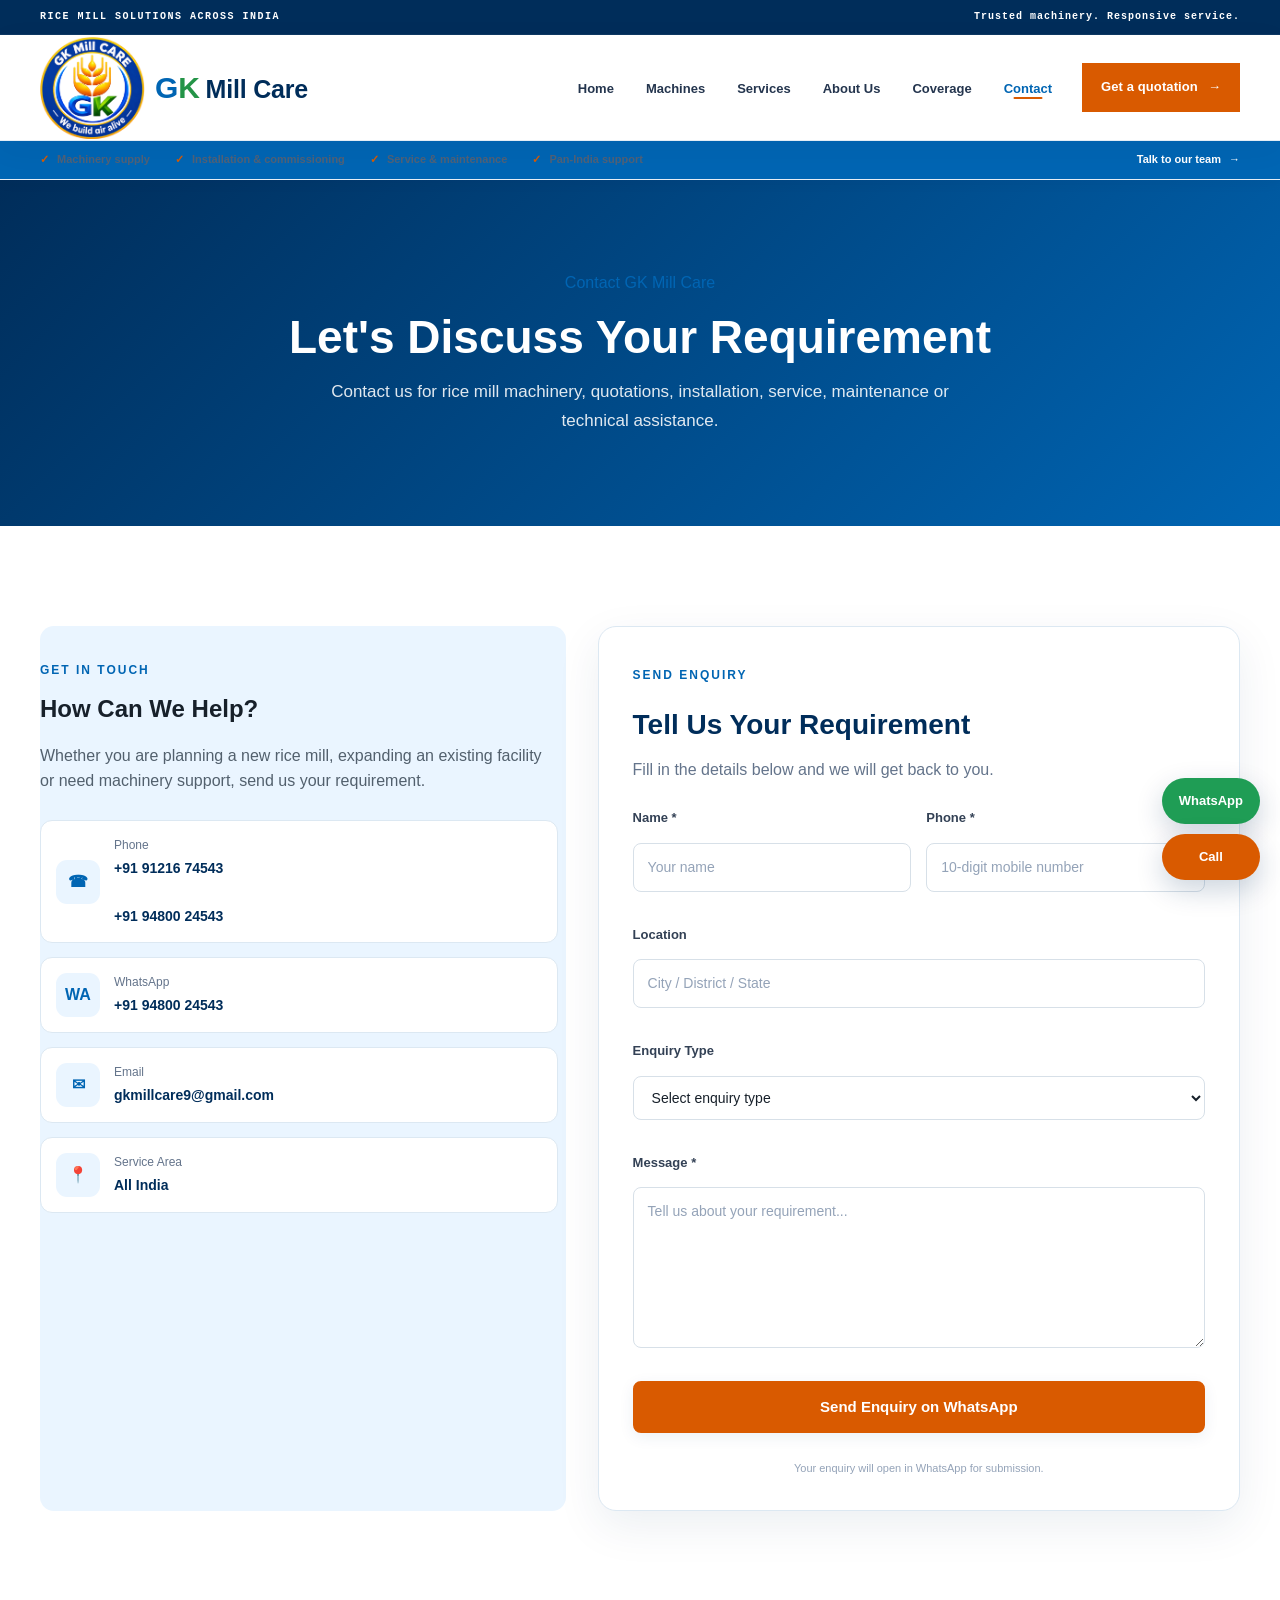
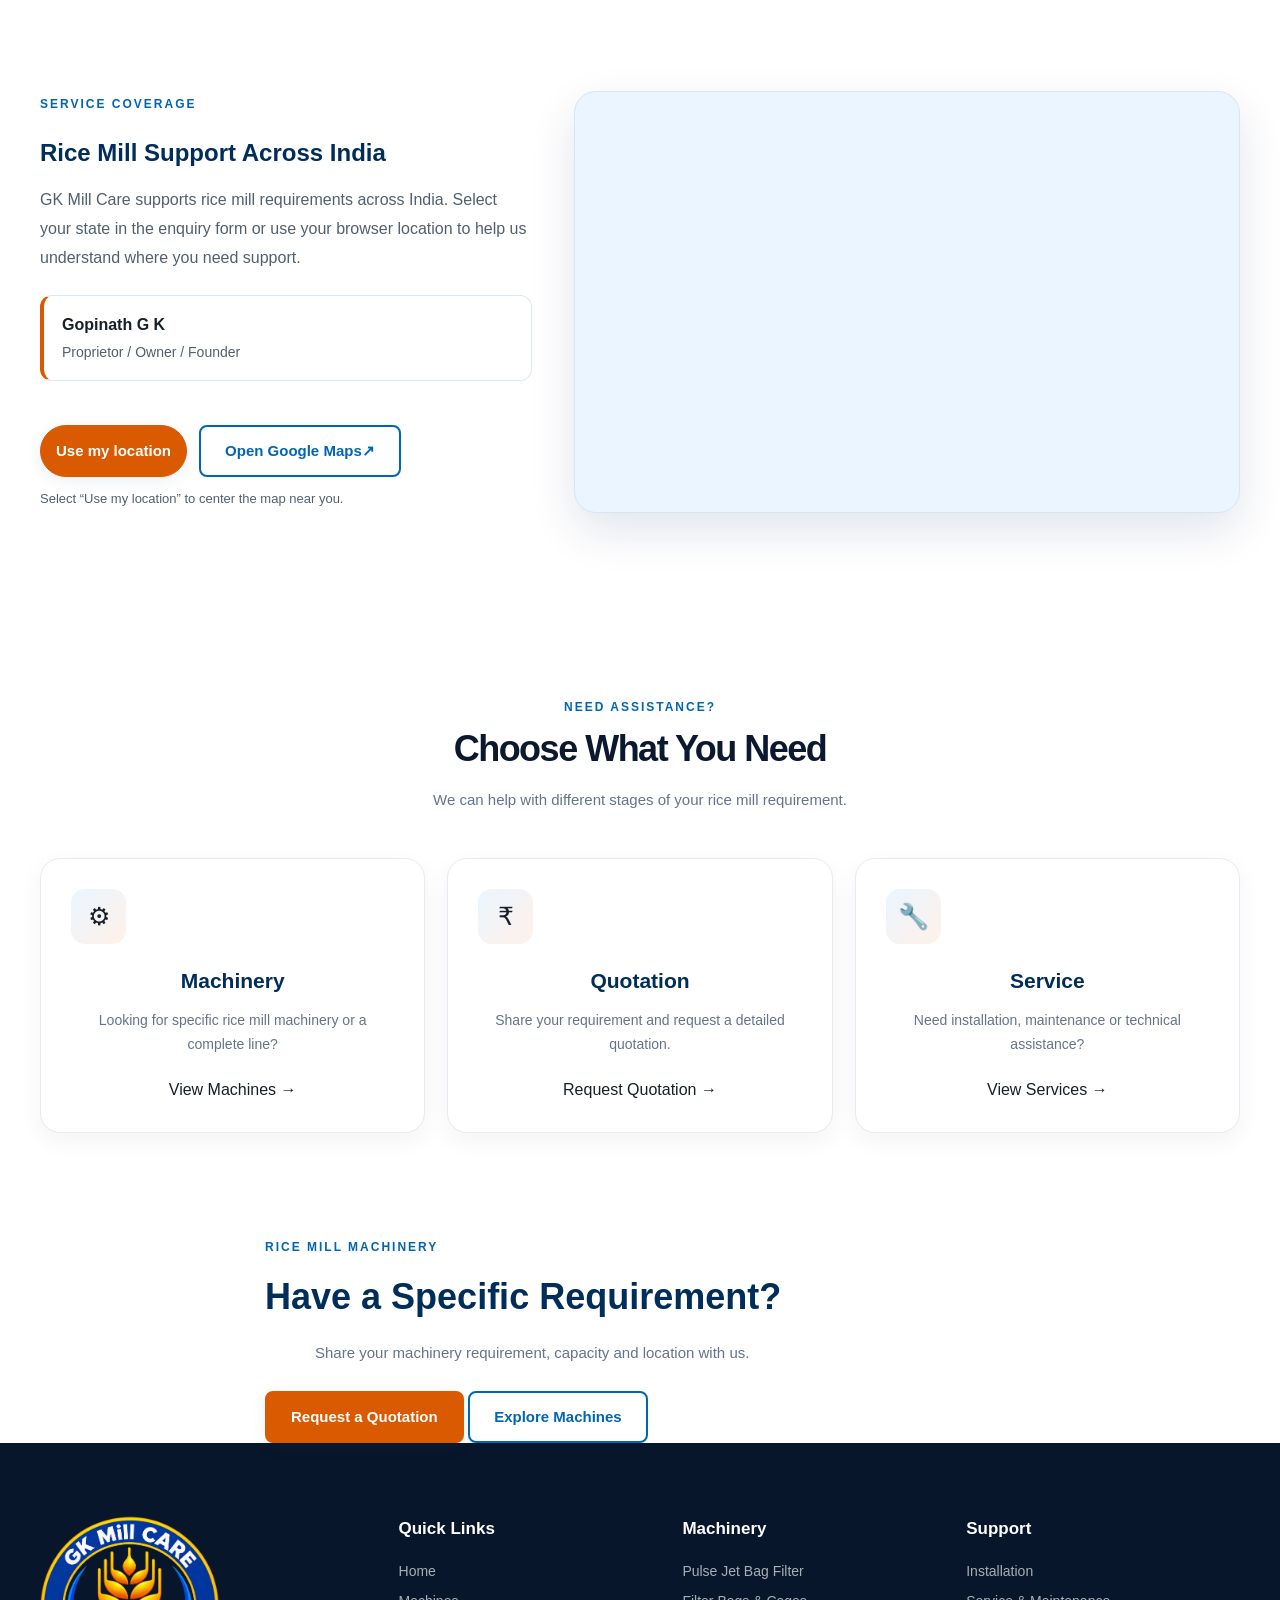
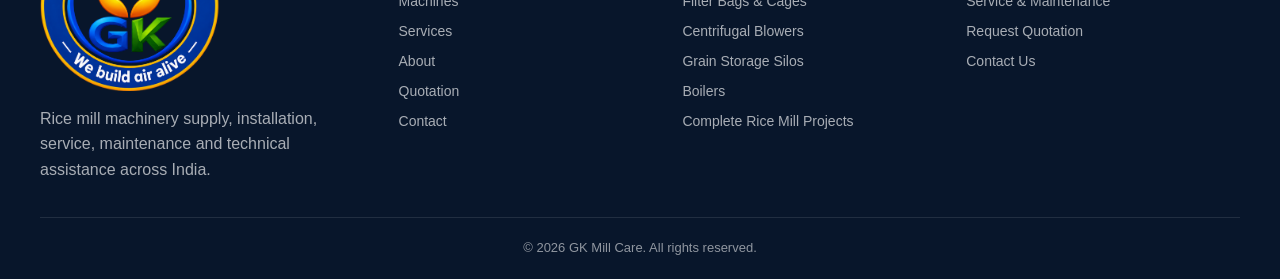
<file: pages/contact.html>
<!DOCTYPE html>
<html lang="en">

<head>

    <meta charset="UTF-8">

    <meta
        name="viewport"
        content="width=device-width, initial-scale=1.0"
    >

    <title>Contact GK Mill Care | Rice Mill Machinery Enquiries</title>

    <meta
        name="description"
        content="Contact GK Mill Care for rice mill machinery enquiries, quotations, installation, service, maintenance and technical assistance across India."
    >

    <meta
        name="keywords"
        content="contact GK Mill Care, rice mill machinery enquiry, rice mill quotation, rice mill service, rice mill installation"
    >

    <meta
        name="robots"
        content="index, follow"
    >

    <link
        rel="icon"
        type="image/png"
        href="../images/logo/favicon.png"
    >

    <link
        rel="stylesheet"
        href="../css/style.css"
    >

    <link
        rel="stylesheet"
        href="../css/responsive.css"
    >

    <link
        rel="stylesheet"
        href="../css/animations.css"
    >

</head>


<body>


    <!-- =========================================
         HEADER
    ========================================== -->

    <div class="top-bar">
  <div class="container top-bar-inner">
    <span>RICE MILL SOLUTIONS ACROSS INDIA</span>
    <span>Trusted machinery. Responsive service.</span>
  </div>
</div>

<header class="site-header">
  <div class="container">
    <nav class="navbar">
      <a href="../index.html" class="logo" aria-label="GK Mill Care home">
        <img src="../images/logo/Logo.png" alt="GK Mill Care Logo">
        <span class="logo-text">
          <span class="logo-g">G</span><span class="logo-k">K</span>
          <span class="logo-name">Mill Care</span>
        </span>
      </a>

      <ul class="nav-menu">
        <li><a href="../index.html">Home</a></li>
        <li><a href="machines.html">Machines</a></li>
        <li><a href="services.html">Services</a></li>
        <li><a href="about.html">About Us</a></li>
        <li><a href="../index.html#coverage">Coverage</a></li>
        <li><a href="contact.html">Contact</a></li>
      </ul>

      <button type="button" class="nav-quote-button" data-quote-open>
        Get a quotation <span aria-hidden="true">→</span>
      </button>

      <button type="button" class="mobile-menu-button" id="mobileMenuButton"
              aria-label="Open navigation menu" aria-expanded="false">☰</button>
    </nav>
  </div>
</header>

<div class="header-service-bar">
  <div class="container header-service-inner">
    <span><i aria-hidden="true">✓</i> Machinery supply</span>
    <span><i aria-hidden="true">✓</i> Installation & commissioning</span>
    <span><i aria-hidden="true">✓</i> Service & maintenance</span>
    <span><i aria-hidden="true">✓</i> Pan-India support</span>
    <button type="button" class="service-bar-link" data-quote-open>Talk to our team <span aria-hidden="true">→</span></button>
  </div>
</div>
<section class="page-hero">

        <div class="container">

            <div class="page-hero-content">

                <span class="eyebrow">
                    Contact GK Mill Care
                </span>

                <h1>
                    Let's Discuss Your Requirement
                </h1>

                <p>
                    Contact us for rice mill machinery,
                    quotations, installation, service,
                    maintenance or technical assistance.
                </p>

            </div>

        </div>

    </section>



    <!-- =========================================
         CONTACT SECTION
    ========================================== -->

    <section class="section">

        <div class="container">

            <div class="contact-grid">


                <!-- CONTACT INFORMATION -->

                <div class="contact-info contact-details reveal">

                    <span class="section-label">
                        Get In Touch
                    </span>

                    <h2>
                        How Can We Help?
                    </h2>

                    <p>
                        Whether you are planning a new rice mill,
                        expanding an existing facility or need
                        machinery support, send us your requirement.
                    </p>


                    <div class="contact-info-list">


                        <div class="contact-info-item">

                            <div class="contact-icon">
                                ☎
                            </div>

                            <div>

                                <span>
                                    Phone
                                </span>

                                <a href="tel:+919121674543">+91 91216 74543</a><br>
                                <a href="tel:+919480024543">+91 94800 24543</a>

                            </div>

                        </div>


                        <div class="contact-info-item">

                            <div class="contact-icon">
                                WA
                            </div>

                            <div>

                                <span>
                                    WhatsApp
                                </span>

                                <a href="https://wa.me/919480024543" target="_blank" rel="noopener">+91 94800 24543</a>

                            </div>

                        </div>


                        <div class="contact-info-item">

                            <div class="contact-icon">
                                ✉
                            </div>

                            <div>

                                <span>
                                    Email
                                </span>

                                <a href="mailto:gkmillcare9@gmail.com">gkmillcare9@gmail.com</a>

                            </div>

                        </div>


                        <div class="contact-info-item">

                            <div class="contact-icon">
                                📍
                            </div>

                            <div>

                                <span>
                                    Service Area
                                </span>

                                <strong>
                                    All India
                                </strong>

                            </div>

                        </div>


                    </div>

                </div>



                <!-- CONTACT FORM -->

                <div class="contact-form-wrapper reveal">

                    <div class="form-header">

                        <span class="section-label">
                            Send Enquiry
                        </span>

                        <h2>
                            Tell Us Your Requirement
                        </h2>

                        <p>
                            Fill in the details below and
                            we will get back to you.
                        </p>

                    </div>


                    <form
                        id="contactForm"
                        class="contact-form"
                    >


                        <div class="form-row">


                            <div class="form-group">

                                <label for="contactName">
                                    Name *
                                </label>

                                <input
                                    type="text"
                                    id="contactName"
                                    name="name"
                                    placeholder="Your name"
                                    required
                                >

                            </div>


                            <div class="form-group">

                                <label for="contactPhone">
                                    Phone *
                                </label>

                                <input
                                    type="tel"
                                    id="contactPhone"
                                    name="phone"
                                    placeholder="10-digit mobile number"
                                    maxlength="10"
                                    required
                                >

                            </div>


                        </div>



                        <div class="form-group">

                            <label for="contactLocation">
                                Location
                            </label>

                            <input
                                type="text"
                                id="contactLocation"
                                name="location"
                                placeholder="City / District / State"
                            >

                        </div>



                        <div class="form-group">

                            <label for="contactSubject">
                                Enquiry Type
                            </label>

                            <select
                                id="contactSubject"
                                name="subject"
                            >

                                <option value="">
                                    Select enquiry type
                                </option>

                                <option value="Machinery Enquiry">
                                    Machinery Enquiry
                                </option>

                                <option value="Quotation">
                                    Quotation
                                </option>

                                <option value="Installation">
                                    Installation
                                </option>

                                <option value="Service & Maintenance">
                                    Service & Maintenance
                                </option>

                                <option value="Technical Assistance">
                                    Technical Assistance
                                </option>

                                <option value="General Enquiry">
                                    General Enquiry
                                </option>

                            </select>

                        </div>



                        <div class="form-group">

                            <label for="contactMessage">
                                Message *
                            </label>

                            <textarea
                                id="contactMessage"
                                name="message"
                                rows="6"
                                placeholder="Tell us about your requirement..."
                                required
                            ></textarea>

                        </div>



                        <button
                            type="submit"
                            class="btn btn-primary btn-full"
                        >
                            Send Enquiry on WhatsApp
                        </button>


                        <p class="form-note">
                            Your enquiry will open in WhatsApp
                            for submission.
                        </p>


                    </form>

                </div>


            </div>

        </div>

    </section>



    <!-- =========================================
         QUICK ENQUIRY OPTIONS
    ========================================== -->

    
<section class="service-map-section section-light" id="service-map">
  <div class="container">
    <div class="map-layout">
      <div class="map-copy">
        <span class="section-label">SERVICE COVERAGE</span>
        <h2>Rice Mill Support Across India</h2>
        <p>GK Mill Care supports rice mill requirements across India. Select your state in the enquiry form or use your browser location to help us understand where you need support.</p>
        <div class="map-contact-strip">
          <strong>Gopinath G K</strong>
          <span>Proprietor / Owner / Founder</span>
        </div>
        <div class="map-actions"><button type="button" class="btn btn-primary location-action-button" id="useMyLocation">Use my location</button><a class="btn btn-outline" id="openServiceMap" href="https://www.google.com/maps/search/?api=1&query=India" target="_blank" rel="noopener noreferrer">Open Google Maps <span aria-hidden="true">↗</span></a></div><p id="locationStatus" class="location-status" aria-live="polite">Select “Use my location” to center the map near you.</p>
      </div>
      <div class="map-frame-wrap">
        <iframe id="serviceMapFrame" title="GK Mill Care service coverage map" src="https://www.google.com/maps?q=India&output=embed" loading="lazy" referrerpolicy="no-referrer-when-downgrade"></iframe>
      </div>
    </div>
  </div>
</section>

<section class="section section-light">

        <div class="container">

            <div class="section-heading reveal">

                <span class="section-label">
                    Need Assistance?
                </span>

                <h2>
                    Choose What You Need
                </h2>

                <p>
                    We can help with different stages of
                    your rice mill requirement.
                </p>

            </div>


            <div class="service-grid">


                <article class="service-card reveal">

                    <div class="service-icon">
                        ⚙
                    </div>

                    <h3>
                        Machinery
                    </h3>

                    <p>
                        Looking for specific rice mill
                        machinery or a complete line?
                    </p>

                    <a href="machines.html">
                        View Machines →
                    </a>

                </article>


                <article class="service-card reveal">

                    <div class="service-icon">
                        ₹
                    </div>

                    <h3>
                        Quotation
                    </h3>

                    <p>
                        Share your requirement and request
                        a detailed quotation.
                    </p>

                    <a href="quotation.html">
                        Request Quotation →
                    </a>

                </article>


                <article class="service-card reveal">

                    <div class="service-icon">
                        🔧
                    </div>

                    <h3>
                        Service
                    </h3>

                    <p>
                        Need installation, maintenance or
                        technical assistance?
                    </p>

                    <a href="services.html">
                        View Services →
                    </a>

                </article>


            </div>

        </div>

    </section>



    <!-- =========================================
         CTA
    ========================================== -->

    <section class="cta-section">

        <div class="container">

            <div class="cta-content reveal">

                <span class="section-label">
                    Rice Mill Machinery
                </span>

                <h2>
                    Have a Specific Requirement?
                </h2>

                <p>
                    Share your machinery requirement,
                    capacity and location with us.
                </p>

                <div class="cta-actions">

                    <a
                        href="quotation.html"
                        class="btn btn-primary"
                    >
                        Request a Quotation
                    </a>

                    <a
                        href="machines.html"
                        class="btn btn-outline"
                    >
                        Explore Machines
                    </a>

                </div>

            </div>

        </div>

    </section>




    <!-- ==================================================
         QUOTATION MODAL
    =================================================== -->
    <div class="quote-modal" id="quotationModal" aria-hidden="true">
      <div class="quote-modal-backdrop" data-quote-close></div>
      <div class="quote-modal-dialog" role="dialog" aria-modal="true" aria-labelledby="quoteModalTitle">
        <button type="button" class="quote-modal-close" data-quote-close aria-label="Close quotation form">×</button>
        <div class="quote-modal-heading">
          <span class="modal-eyebrow">START A CONVERSATION</span>
          <h2 id="quoteModalTitle">Request a quotation</h2>
          <p>Tell us a little about what you need and we'll get back to you.</p>
        </div>
        <form id="quotationModalForm" class="quote-modal-form">
          <div class="modal-form-grid">
            <div class="form-group"><label for="modalQuoteName">Name *</label><input id="modalQuoteName" name="name" type="text" placeholder="Your name" required></div>
            <div class="form-group"><label for="modalQuoteCompany">Company</label><input id="modalQuoteCompany" name="company" type="text" placeholder="Mill or company name"></div>
            <div class="form-group"><label for="modalQuotePhone">Phone *</label><input id="modalQuotePhone" name="phone" type="tel" inputmode="numeric" maxlength="10" placeholder="10-digit mobile number" required></div>
            <div class="form-group"><label for="modalQuoteEmail">Email</label><input id="modalQuoteEmail" name="email" type="email" placeholder="you@company.com"></div>
          </div>
          <div class="form-group">
            <label for="modalQuoteMessage">What can we help with? *</label>
            <textarea id="modalQuoteMessage" name="message" rows="4" placeholder="Tell us about the machine, parts, or service you need" required></textarea>
          </div>
          <button type="submit" class="modal-submit">Send enquiry <span>→</span></button>
          <p class="modal-note">Your details stay with GK Mill Care and are used to respond to your enquiry.</p>
        </form>
      </div>
    </div>


    <!-- =========================================
         FOOTER
    ========================================== -->

    <footer class="site-footer">

        <div class="container">

            <div class="footer-grid">


                <div class="footer-brand">

                    <a href="../index.html">

                        <img
                            src="../images/logo/Logo.png"
                            alt="GK Mill Care Logo"
                        >

                    </a>

                    <p>
                        Rice mill machinery supply,
                        installation, service,
                        maintenance and technical
                        assistance across India.
                    </p>

                </div>


                <div class="footer-links">

                    <h3>
                        Quick Links
                    </h3>

                    <a href="../index.html">
                        Home
                    </a>

                    <a href="machines.html">
                        Machines
                    </a>

                    <a href="services.html">
                        Services
                    </a>

                    <a href="about.html">
                        About
                    </a>

                    <a href="quotation.html">
                        Quotation
                    </a>

                    <a href="contact.html">
                        Contact
                    </a>

                </div>


                <div class="footer-links">

                    <h3>
                        Machinery
                    </h3>
                    <a href="machines.html">Pulse Jet Bag Filter</a>
                    <a href="machines.html">Filter Bags &amp; Cages</a>
                    <a href="machines.html">Centrifugal Blowers</a>
                    <a href="machines.html">Grain Storage Silos</a>
                    <a href="machines.html">Boilers</a>
                    <a href="machines.html">Complete Rice Mill Projects</a>
                </div>


                <div class="footer-links">

                    <h3>
                        Support
                    </h3>

                    <a href="services.html">
                        Installation
                    </a>

                    <a href="services.html">
                        Service & Maintenance
                    </a>

                    <a href="quotation.html">
                        Request Quotation
                    </a>

                    <a href="contact.html">
                        Contact Us
                    </a>

                </div>


            </div>


            <div class="footer-bottom">

                <p>
                    ©
                    <span data-current-year></span>
                    GK Mill Care. All rights reserved.
                </p>

            </div>

        </div>

    </footer>



    <!-- =========================================
         FLOATING ACTION BUTTONS
    ========================================== -->

        <div class="floating-contact">


        <a href="https://wa.me/919480024543"
           class="floating-whatsapp"
           aria-label="WhatsApp">

            WhatsApp

        </a>


        <a href="tel:+919480024543"
           class="floating-call"
           aria-label="Call GK Mill Care">

            Call

        </a>


    </div>



    <script src="../js/main.js"></script>

<script>document.addEventListener("DOMContentLoaded",()=>{document.querySelectorAll("[data-founder]").forEach(e=>e.textContent="Gopinath G K")});</script>
<script src="../js/contact-config.js"></script>
</body>

</html>
</file>
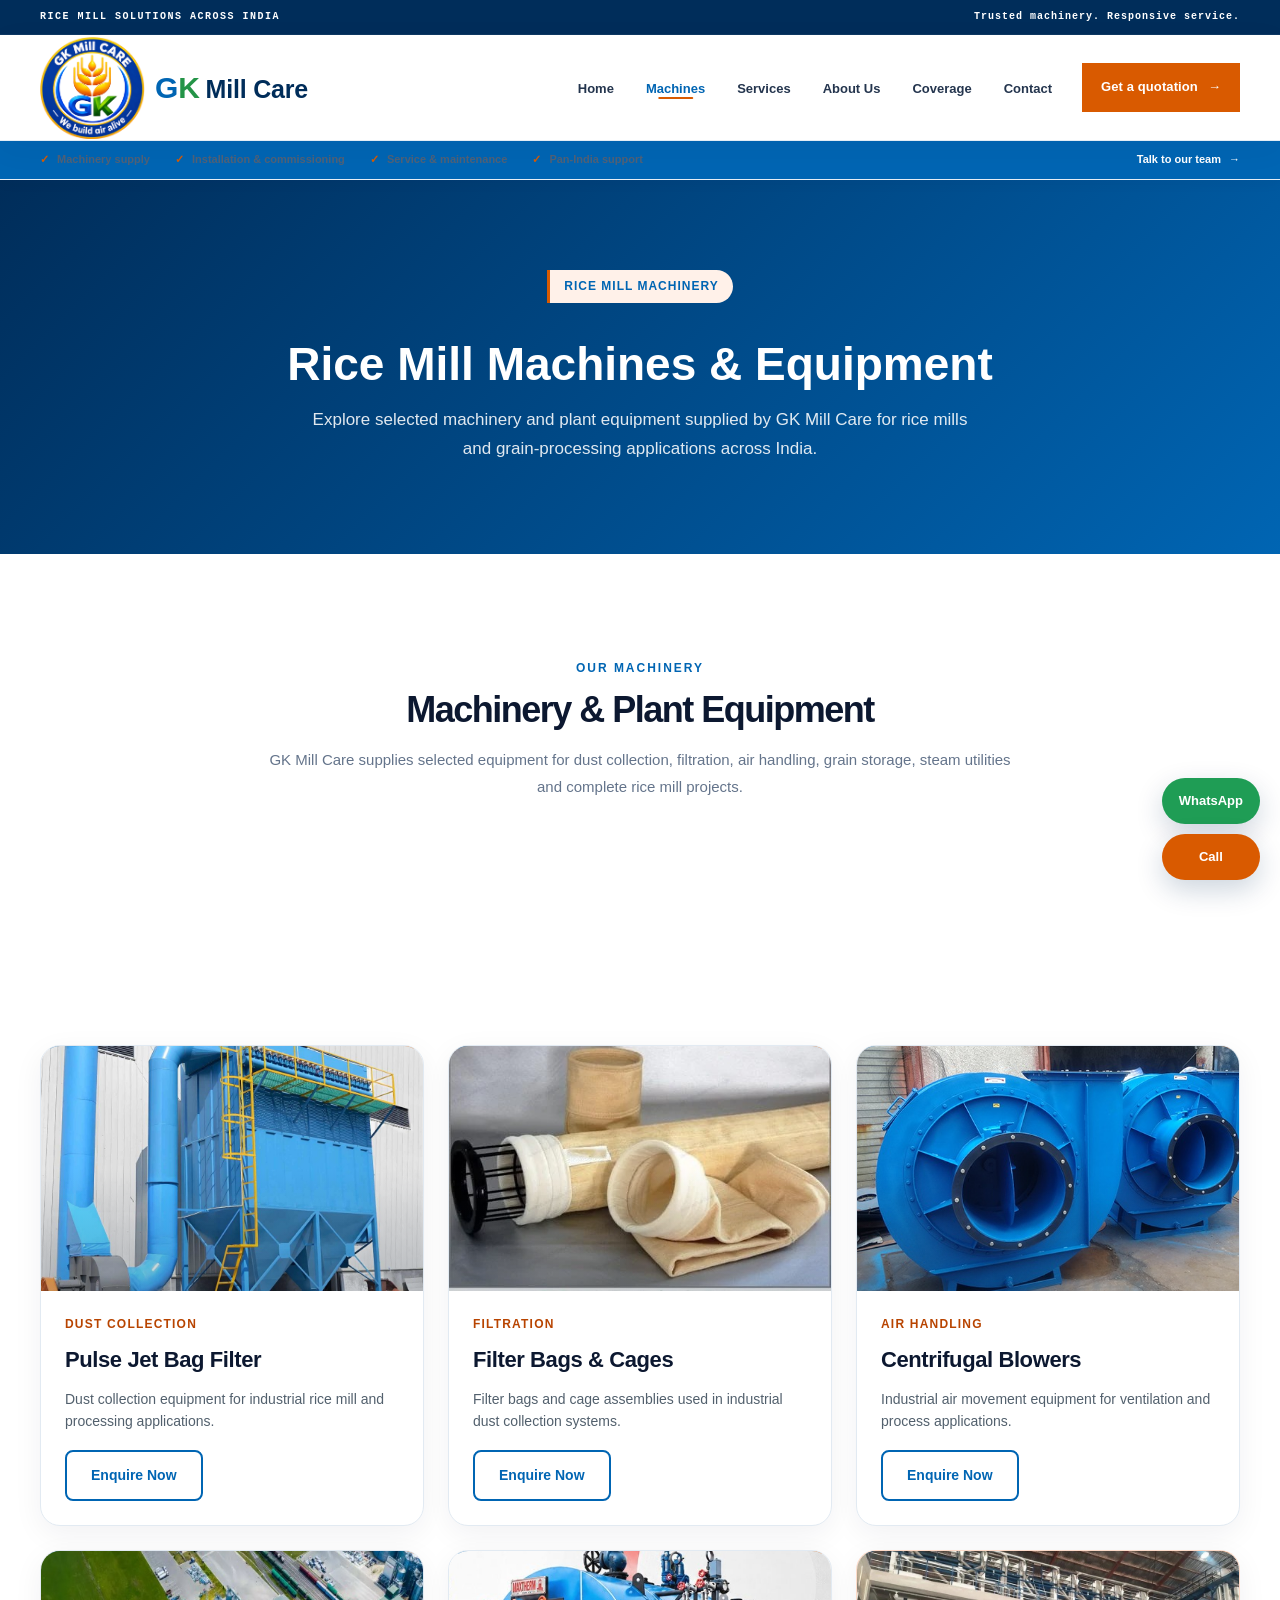
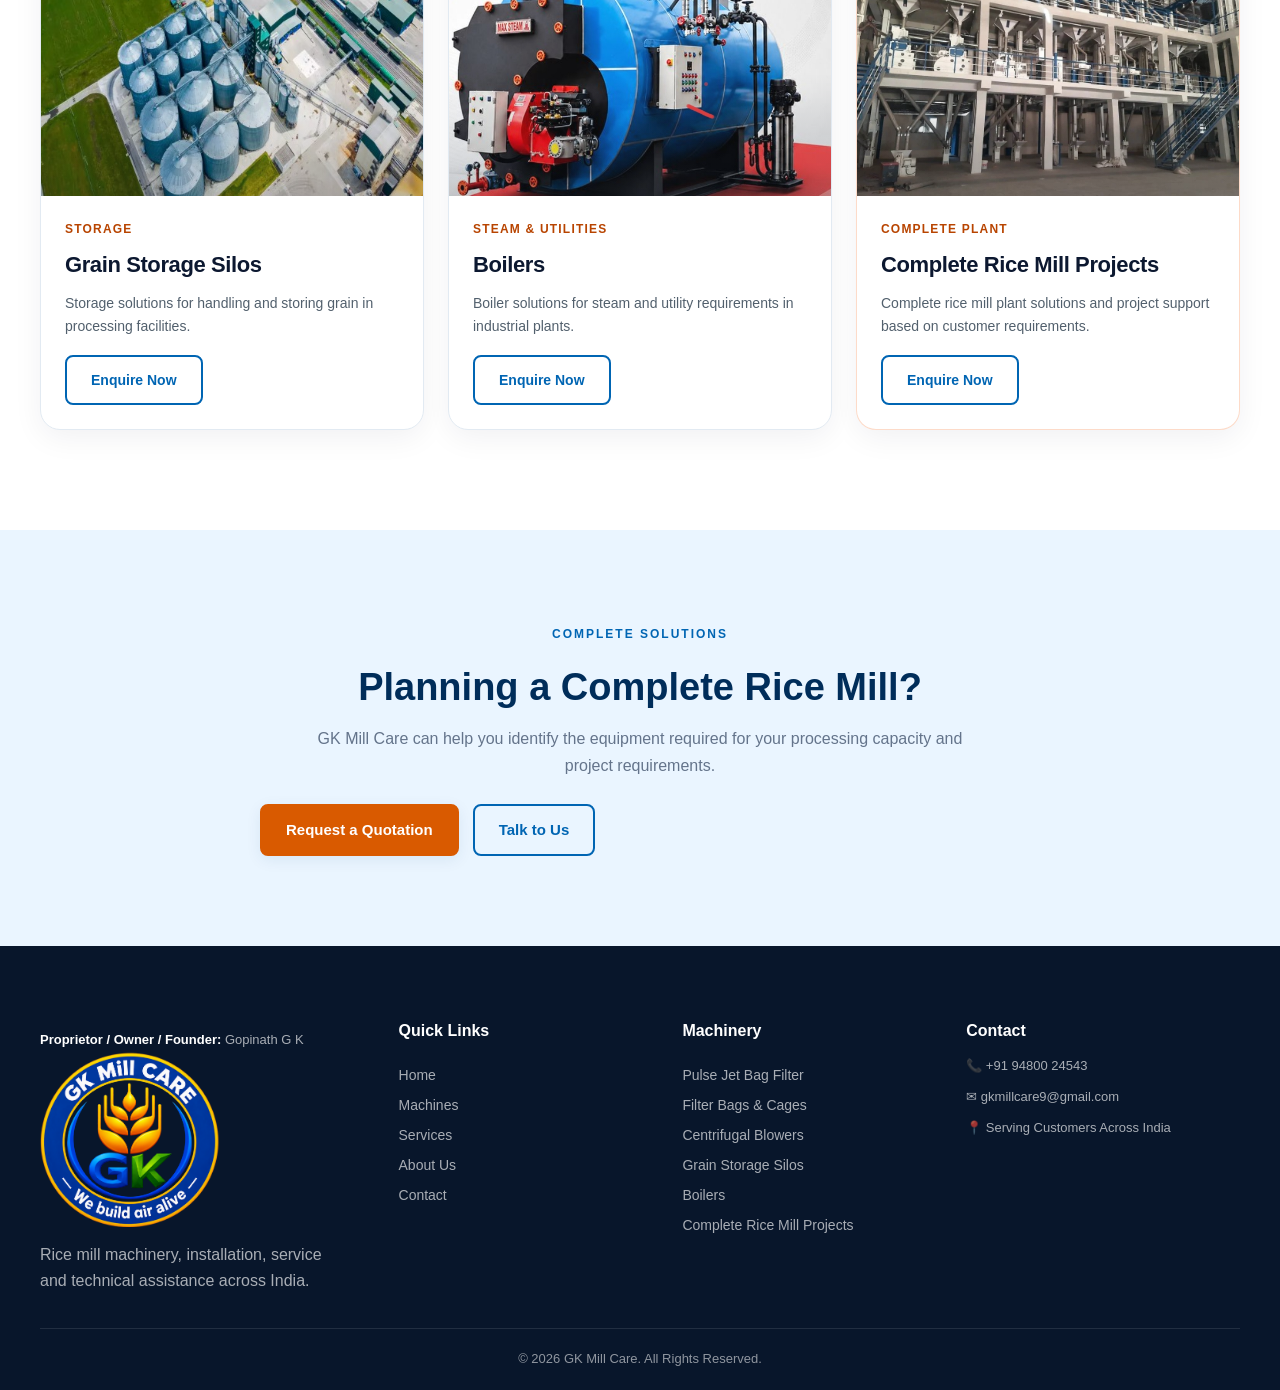
<file: pages/machines.html>
<!DOCTYPE html>
<html lang="en">

<head>

    <meta charset="UTF-8">

    <meta
        name="viewport"
        content="width=device-width, initial-scale=1.0"
    >

    <meta
        name="description"
        content="Explore rice mill machinery and supporting plant equipment from GK Mill Care, including pulse jet bag filters, filter bags and cages, centrifugal blowers, grain storage silos, boilers and complete rice mill projects."
    >

    <meta
        name="keywords"
        content="rice mill machinery, rice mill equipment, pulse jet bag filter, filter bags and cages, centrifugal blower, grain storage silo, boiler, complete rice mill project, GK Mill Care"
    >

    <meta
        name="author"
        content="GK Mill Care"
    >

    <meta
        name="robots"
        content="index, follow"
    >

    <title>Rice Mill Machinery & Equipment | GK Mill Care</title>


    <!-- Favicon -->
    <link
        rel="icon"
        type="image/png"
        href="../images/logo/favicon.png"
    >


    <!-- Main CSS -->
    <link
        rel="stylesheet"
        href="../css/style.css"
    >

    <link
        rel="stylesheet"
        href="../css/responsive.css"
    >

    <link
        rel="stylesheet"
        href="../css/animations.css"
    >

</head>


<body>


<!-- =========================================================
     TOP BAR
========================================================= -->

<div class="top-bar">

    <div class="container top-bar-inner">

        <span>
            RICE MILL SOLUTIONS ACROSS INDIA
        </span>

        <span>
            Trusted machinery. Responsive service.
        </span>

    </div>

</div>


<!-- =========================================================
     HEADER
========================================================= -->

<header class="site-header">

    <div class="container">

        <nav class="navbar">

            <a
                href="../index.html"
                class="logo"
                aria-label="GK Mill Care home"
            >

                <img
                    src="../images/logo/Logo.png"
                    alt="GK Mill Care Logo"
                >

                <span class="logo-text">

                    <span class="logo-g">G</span><span class="logo-k">K</span>

                    <span class="logo-name">
                        Mill Care
                    </span>

                </span>

            </a>


            <ul class="nav-menu">

                <li>
                    <a href="../index.html">
                        Home
                    </a>
                </li>

                <li>
                    <a href="machines.html">
                        Machines
                    </a>
                </li>

                <li>
                    <a href="services.html">
                        Services
                    </a>
                </li>

                <li>
                    <a href="about.html">
                        About Us
                    </a>
                </li>

                <li>
                    <a href="../index.html#coverage">
                        Coverage
                    </a>
                </li>

                <li>
                    <a href="contact.html">
                        Contact
                    </a>
                </li>

            </ul>


            <button
                type="button"
                class="nav-quote-button"
                data-quote-open
            >
                Get a quotation
                <span aria-hidden="true">→</span>
            </button>


            <button
                type="button"
                class="mobile-menu-button"
                id="mobileMenuButton"
                aria-label="Open navigation menu"
                aria-expanded="false"
            >
                ☰
            </button>

        </nav>

    </div>

</header>


<!-- =========================================================
     HEADER SERVICE BAR
========================================================= -->

<div class="header-service-bar">

    <div class="container header-service-inner">

        <span>
            <i aria-hidden="true">✓</i>
            Machinery supply
        </span>

        <span>
            <i aria-hidden="true">✓</i>
            Installation &amp; commissioning
        </span>

        <span>
            <i aria-hidden="true">✓</i>
            Service &amp; maintenance
        </span>

        <span>
            <i aria-hidden="true">✓</i>
            Pan-India support
        </span>

        <button
            type="button"
            class="service-bar-link"
            data-quote-open
        >
            Talk to our team
            <span aria-hidden="true">→</span>
        </button>

    </div>

</div>


<!-- =========================================================
     PAGE HERO
========================================================= -->

<section class="page-hero">

    <div class="container">

        <div class="page-hero-content">

            <span class="hero-label">
                RICE MILL MACHINERY
            </span>

            <h1>
                Rice Mill Machines &amp; Equipment
            </h1>

            <p>
                Explore selected machinery and plant equipment
                supplied by GK Mill Care for rice mills and
                grain-processing applications across India.
            </p>

        </div>

    </div>

</section>


<!-- =========================================================
     MACHINES INTRO
========================================================= -->

<section class="machines-intro section">

    <div class="container">

        <div class="section-heading">

            <span class="section-label">
                OUR MACHINERY
            </span>

            <h2>
                Machinery &amp; Plant Equipment
            </h2>

            <p>
                GK Mill Care supplies selected equipment for
                dust collection, filtration, air handling,
                grain storage, steam utilities and complete
                rice mill projects.
            </p>

        </div>

    </div>

</section>


<!-- =========================================================
     MACHINERY CATALOGUE
========================================================= -->

<section
    class="machine-catalogue section"
    id="machinery"
>

    <div class="container">


        <div class="machine-grid">


            <!-- =================================================
                 1. PULSE JET BAG FILTER
            ================================================== -->

            <article
                class="machine-card"
                id="pulse-jet-bag-filter"
            >

                <div class="machine-image">

                    <img
                        src="../images/machines/pulse-jet-bag-filter.jpeg"
                        alt="Pulse Jet Bag Filter"
                        loading="lazy"
                    >

                </div>


                <div class="machine-content">

                    <span class="machine-category">
                        Dust Collection
                    </span>

                    <h3>
                        Pulse Jet Bag Filter
                    </h3>

                    <p>
                        Dust collection equipment for
                        industrial rice mill and
                        processing applications.
                    </p>

                    <a
                        href="quotation.html?machine=Pulse%20Jet%20Bag%20Filter"
                        class="btn btn-outline"
                    >
                        Enquire Now
                    </a>

                </div>

            </article>


            <!-- =================================================
                 2. FILTER BAGS & CAGES
            ================================================== -->

            <article
                class="machine-card"
                id="filter-bags-cages"
            >

                <div class="machine-image">

                    <img
                        src="../images/machines/filter-bags-cages.jpeg"
                        alt="Filter Bags and Cages"
                        loading="lazy"
                    >

                </div>


                <div class="machine-content">

                    <span class="machine-category">
                        Filtration
                    </span>

                    <h3>
                        Filter Bags &amp; Cages
                    </h3>

                    <p>
                        Filter bags and cage assemblies
                        used in industrial dust
                        collection systems.
                    </p>

                    <a
                        href="quotation.html?machine=Filter%20Bags%20and%20Cages"
                        class="btn btn-outline"
                    >
                        Enquire Now
                    </a>

                </div>

            </article>


            <!-- =================================================
                 3. CENTRIFUGAL BLOWERS
            ================================================== -->

            <article
                class="machine-card"
                id="centrifugal-blowers"
            >

                <div class="machine-image">

                    <img
                        src="../images/machines/centrifugal-blowers.jpeg"
                        alt="Centrifugal Blowers"
                        loading="lazy"
                    >

                </div>


                <div class="machine-content">

                    <span class="machine-category">
                        Air Handling
                    </span>

                    <h3>
                        Centrifugal Blowers
                    </h3>

                    <p>
                        Industrial air movement equipment
                        for ventilation and process
                        applications.
                    </p>

                    <a
                        href="quotation.html?machine=Centrifugal%20Blowers"
                        class="btn btn-outline"
                    >
                        Enquire Now
                    </a>

                </div>

            </article>


            <!-- =================================================
                 4. GRAIN STORAGE SILOS
            ================================================== -->

            <article
                class="machine-card"
                id="grain-storage-silos"
            >

                <div class="machine-image">

                    <img
                        src="../images/machines/grain-storage-silos.jpeg"
                        alt="Grain Storage Silos"
                        loading="lazy"
                    >

                </div>


                <div class="machine-content">

                    <span class="machine-category">
                        Storage
                    </span>

                    <h3>
                        Grain Storage Silos
                    </h3>

                    <p>
                        Storage solutions for handling
                        and storing grain in processing
                        facilities.
                    </p>

                    <a
                        href="quotation.html?machine=Grain%20Storage%20Silos"
                        class="btn btn-outline"
                    >
                        Enquire Now
                    </a>

                </div>

            </article>


            <!-- =================================================
                 5. BOILERS
            ================================================== -->

            <article
                class="machine-card"
                id="boilers"
            >

                <div class="machine-image">

                    <img
                        src="../images/machines/boiler.jpeg"
                        alt="Industrial Boiler"
                        loading="lazy"
                    >

                </div>


                <div class="machine-content">

                    <span class="machine-category">
                        Steam &amp; Utilities
                    </span>

                    <h3>
                        Boilers
                    </h3>

                    <p>
                        Boiler solutions for steam and
                        utility requirements in
                        industrial plants.
                    </p>

                    <a
                        href="quotation.html?machine=Boiler"
                        class="btn btn-outline"
                    >
                        Enquire Now
                    </a>

                </div>

            </article>


            <!-- =================================================
                 6. COMPLETE RICE MILL PROJECTS
            ================================================== -->

            <article
                class="machine-card machine-card-featured"
                id="complete-rice-mill-projects"
            >

                <div class="machine-image">

                    <img
                        src="../images/machines/rice-mill-project.jpeg"
                        alt="Complete Rice Mill Project"
                        loading="lazy"
                    >

                </div>


                <div class="machine-content">

                    <span class="machine-category">
                        Complete Plant
                    </span>

                    <h3>
                        Complete Rice Mill Projects
                    </h3>

                    <p>
                        Complete rice mill plant solutions
                        and project support based on
                        customer requirements.
                    </p>

                    <a
                        href="quotation.html?machine=Complete%20Rice%20Mill%20Project"
                        class="btn btn-outline"
                    >
                        Enquire Now
                    </a>

                </div>

            </article>


        </div>

    </div>

</section>


<!-- =========================================================
     COMPLETE SOLUTION CTA
========================================================= -->

<section class="complete-solution">

    <div class="container">

        <div class="complete-solution-content">

            <span class="section-label">
                COMPLETE SOLUTIONS
            </span>

            <h2>
                Planning a Complete Rice Mill?
            </h2>

            <p>
                GK Mill Care can help you identify the
                equipment required for your processing
                capacity and project requirements.
            </p>


            <div class="hero-buttons">

                <a
                    href="quotation.html"
                    class="btn btn-primary"
                >
                    Request a Quotation
                </a>

                <a
                    href="contact.html"
                    class="btn btn-outline"
                >
                    Talk to Us
                </a>

            </div>

        </div>

    </div>

</section>


<!-- =========================================================
     FOOTER
========================================================= -->

<footer class="site-footer">

    <div class="container">

        <div class="footer-grid">


            <!-- Footer Brand -->

            <div class="footer-brand">

                <p class="footer-founder">
                    <strong>
                        Proprietor / Owner / Founder:
                    </strong>
                    Gopinath G K
                </p>


                <img
                    src="../images/logo/Logo.png"
                    alt="GK Mill Care"
                    loading="lazy"
                >


                <p>
                    Rice mill machinery, installation,
                    service and technical assistance
                    across India.
                </p>

            </div>


            <!-- Quick Links -->

            <div class="footer-links">

                <h4>
                    Quick Links
                </h4>

                <a href="../index.html">
                    Home
                </a>

                <a href="machines.html">
                    Machines
                </a>

                <a href="services.html">
                    Services
                </a>

                <a href="about.html">
                    About Us
                </a>

                <a href="contact.html">
                    Contact
                </a>

            </div>


            <!-- Machinery Links -->

            <div class="footer-links">

                <h4>
                    Machinery
                </h4>

                <a href="machines.html#pulse-jet-bag-filter">
                    Pulse Jet Bag Filter
                </a>

                <a href="machines.html#filter-bags-cages">
                    Filter Bags &amp; Cages
                </a>

                <a href="machines.html#centrifugal-blowers">
                    Centrifugal Blowers
                </a>

                <a href="machines.html#grain-storage-silos">
                    Grain Storage Silos
                </a>

                <a href="machines.html#boilers">
                    Boilers
                </a>

                <a href="machines.html#complete-rice-mill-projects">
                    Complete Rice Mill Projects
                </a>

            </div>


            <!-- Contact -->

            <div class="footer-contact">

                <h4>
                    Contact
                </h4>

                <p>
                    📞 +91 94800 24543
                </p>

                <p>
                    ✉ gkmillcare9@gmail.com
                </p>

                <p>
                    📍 Serving Customers Across India
                </p>

            </div>


        </div>


        <!-- Footer Bottom -->

        <div class="footer-bottom">

            <p>

                ©
                <span data-current-year></span>
                GK Mill Care. All Rights Reserved.

            </p>

        </div>

    </div>

</footer>


<!-- =========================================================
     FLOATING CONTACT BUTTONS
========================================================= -->

<!-- =========================================================
     FLOATING CONTACT BUTTONS
========================================================= -->

    <div class="floating-contact">


        <a href="https://wa.me/919480024543"
           class="floating-whatsapp"
           aria-label="WhatsApp">

            WhatsApp

        </a>


        <a href="tel:+919480024543"
           class="floating-call"
           aria-label="Call GK Mill Care">

            Call

        </a>


    </div>


<!-- =========================================================
     JAVASCRIPT
========================================================= -->

<script src="../js/main.js"></script>

<script src="../js/recommendations.js"></script>


<!-- =========================================================
     QUOTATION MODAL
========================================================= -->

<div
    class="quote-modal"
    id="quotationModal"
    aria-hidden="true"
>

    <div
        class="quote-modal-backdrop"
        data-quote-close
    ></div>


    <div
        class="quote-modal-dialog"
        role="dialog"
        aria-modal="true"
        aria-labelledby="quoteModalTitle"
    >

        <button
            type="button"
            class="quote-modal-close"
            data-quote-close
            aria-label="Close quotation form"
        >
            ×
        </button>


        <div class="quote-modal-heading">

            <span class="modal-eyebrow">
                START A CONVERSATION
            </span>

            <h2 id="quoteModalTitle">
                Request a quotation
            </h2>

            <p>
                Tell us a little about what you need
                and we'll get back to you.
            </p>

        </div>


        <form
            id="quotationModalForm"
            class="quote-modal-form"
        >

            <div class="modal-form-grid">


                <div class="form-group">

                    <label for="modalQuoteName">
                        Name *
                    </label>

                    <input
                        id="modalQuoteName"
                        name="name"
                        type="text"
                        placeholder="Your name"
                        required
                    >

                </div>


                <div class="form-group">

                    <label for="modalQuoteCompany">
                        Company
                    </label>

                    <input
                        id="modalQuoteCompany"
                        name="company"
                        type="text"
                        placeholder="Mill or company name"
                    >

                </div>


                <div class="form-group">

                    <label for="modalQuotePhone">
                        Phone *
                    </label>

                    <input
                        id="modalQuotePhone"
                        name="phone"
                        type="tel"
                        inputmode="numeric"
                        maxlength="10"
                        placeholder="10-digit mobile number"
                        required
                    >

                </div>


                <div class="form-group">

                    <label for="modalQuoteEmail">
                        Email
                    </label>

                    <input
                        id="modalQuoteEmail"
                        name="email"
                        type="email"
                        placeholder="you@company.com"
                    >

                </div>


            </div>


            <div class="form-group">

                <label for="modalQuoteMessage">
                    What can we help with? *
                </label>

                <textarea
                    id="modalQuoteMessage"
                    name="message"
                    rows="4"
                    placeholder="Tell us about the machine, parts, or service you need"
                    required
                ></textarea>

            </div>


            <button
                type="submit"
                class="modal-submit"
            >
                Send enquiry
                <span>→</span>
            </button>


            <p class="modal-note">
                Your details stay with GK Mill Care and are used
                to respond to your enquiry.
            </p>

        </form>

    </div>

</div>


<script src="../js/contact-config.js"></script>


</body>

</html>
</file>
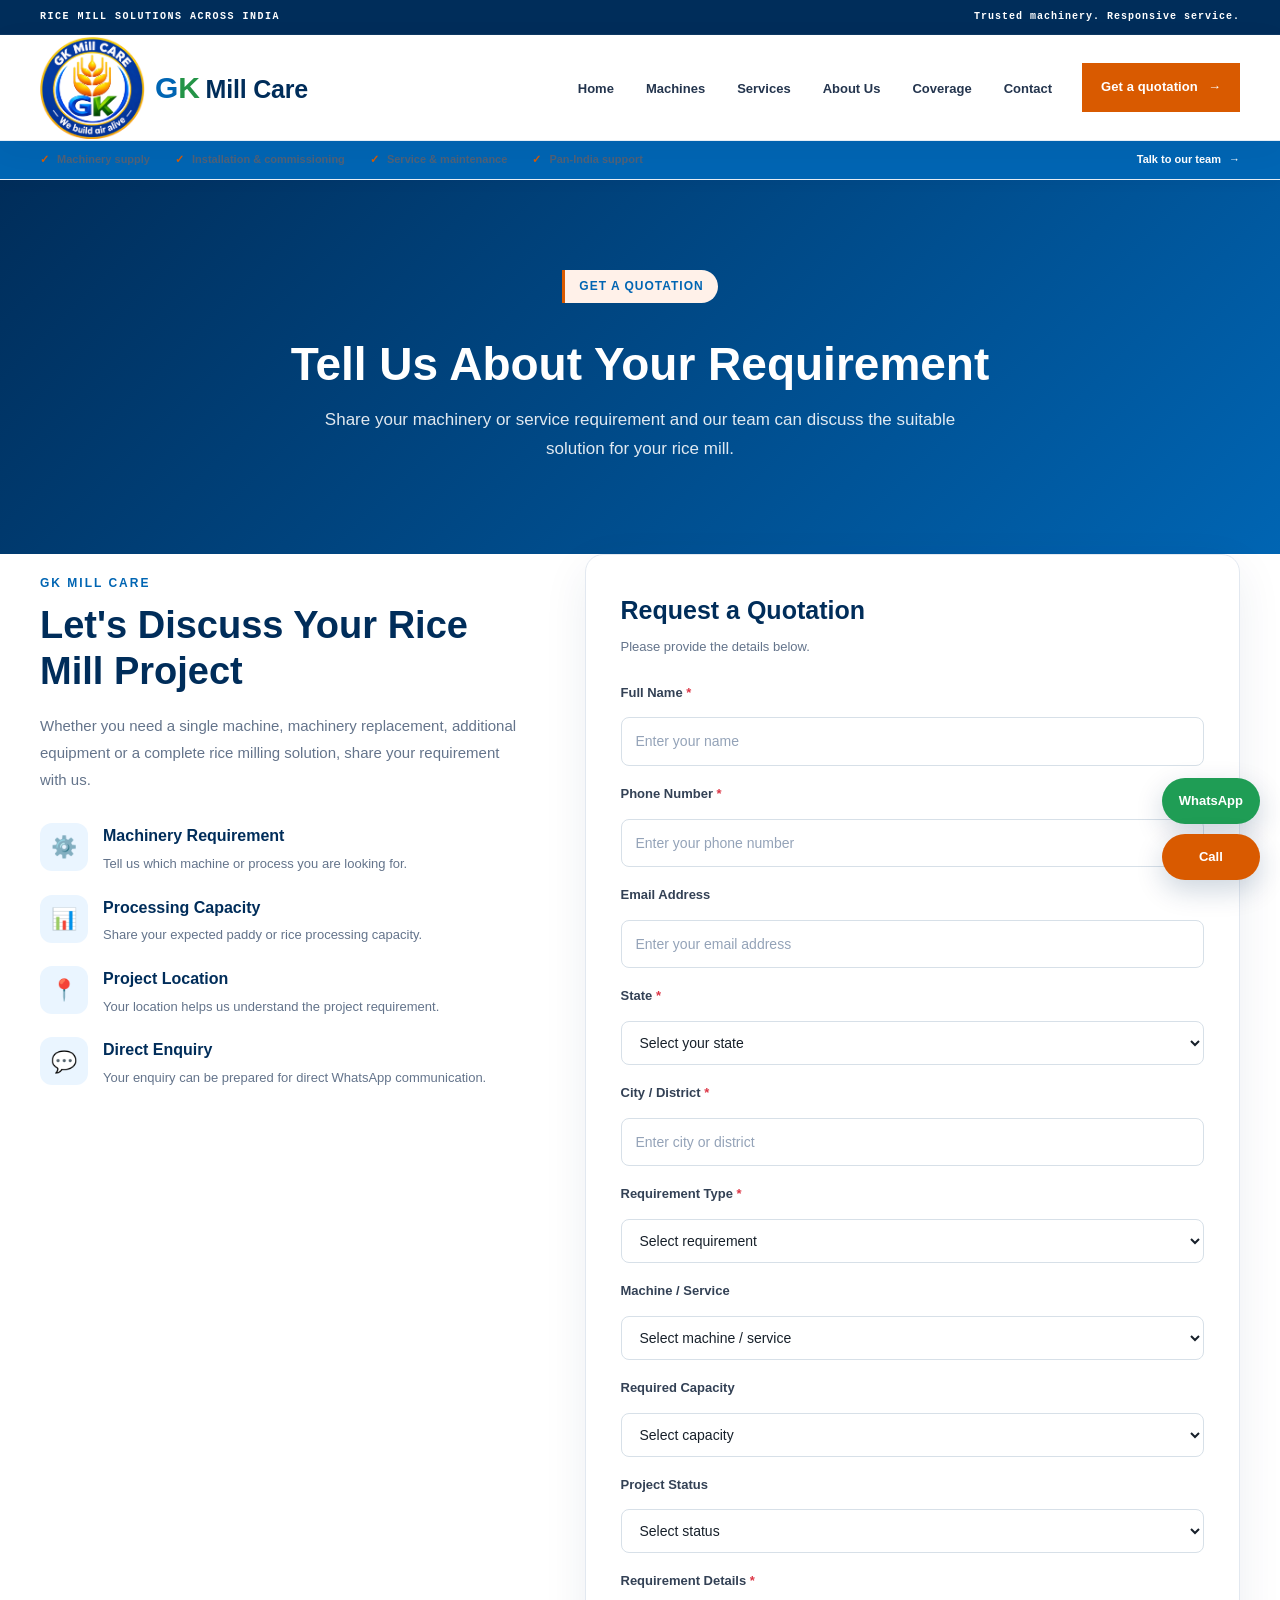
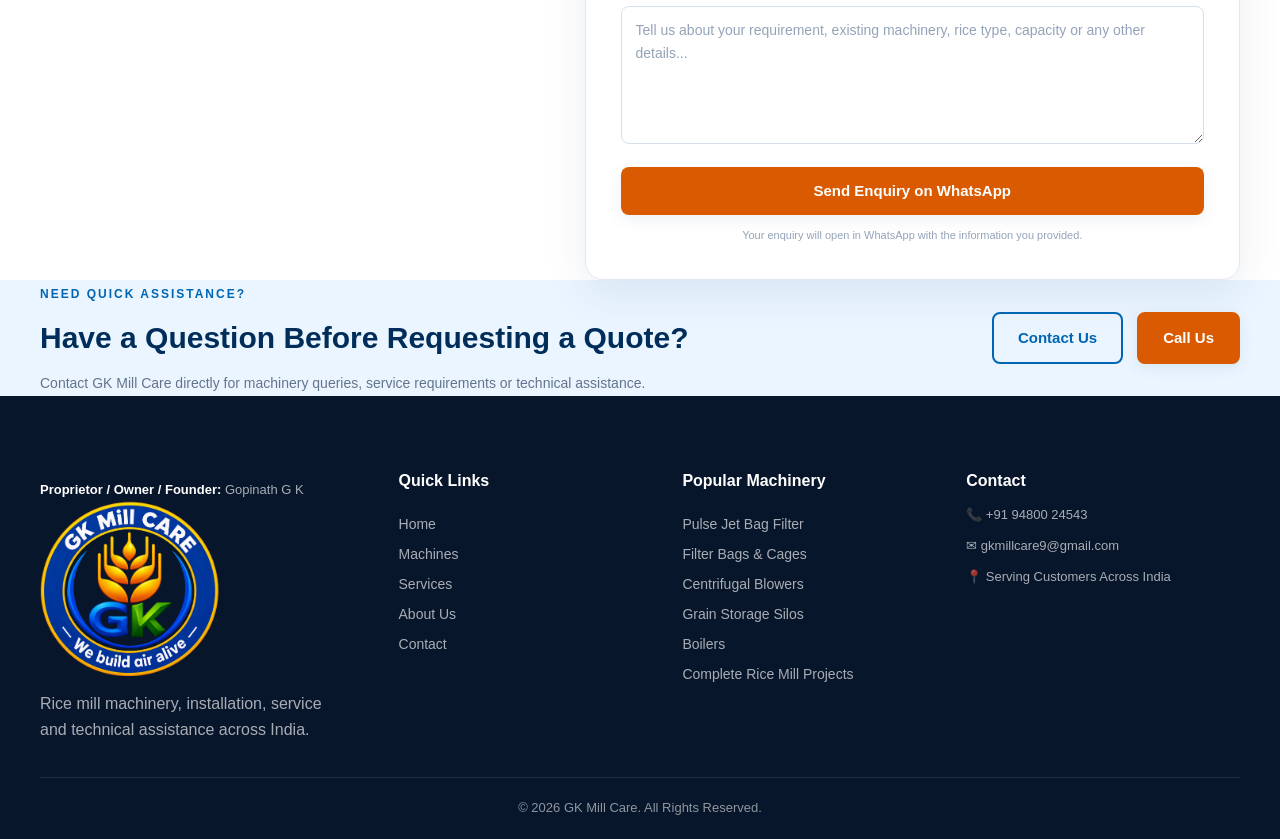
<file: pages/quotation.html>
<!DOCTYPE html>
<html lang="en">

<head>

    <meta charset="UTF-8">

    <meta
        name="viewport"
        content="width=device-width, initial-scale=1.0"
    >

    <meta
        name="description"
        content="Request a rice mill machinery quotation from GK Mill Care. Share your machinery, capacity and project requirements for assistance."
    >

    <meta
        name="keywords"
        content="rice mill machinery quotation, rice mill machine price enquiry, rice mill equipment quotation, GK Mill Care quotation"
    >

    <meta
        name="author"
        content="GK Mill Care"
    >

    <title>
        Request a Quotation | GK Mill Care
    </title>

    <link
        rel="icon"
        type="image/png"
        href="../images/logo/favicon.png"
    >

    <link
        rel="stylesheet"
        href="../css/style.css"
    >

    <link
        rel="stylesheet"
        href="../css/responsive.css"
    >

    <link
        rel="stylesheet"
        href="../css/animations.css"
    >

</head>


<body>


<!-- =====================================
     HEADER
===================================== -->

<div class="top-bar">
  <div class="container top-bar-inner">
    <span>RICE MILL SOLUTIONS ACROSS INDIA</span>
    <span>Trusted machinery. Responsive service.</span>
  </div>
</div>

<header class="site-header">
  <div class="container">
    <nav class="navbar">
      <a href="../index.html" class="logo" aria-label="GK Mill Care home">
        <img src="../images/logo/Logo.png" alt="GK Mill Care Logo">
        <span class="logo-text">
          <span class="logo-g">G</span><span class="logo-k">K</span>
          <span class="logo-name">Mill Care</span>
        </span>
      </a>

      <ul class="nav-menu">
        <li><a href="../index.html">Home</a></li>
        <li><a href="machines.html">Machines</a></li>
        <li><a href="services.html">Services</a></li>
        <li><a href="about.html">About Us</a></li>
        <li><a href="../index.html#coverage">Coverage</a></li>
        <li><a href="contact.html">Contact</a></li>
      </ul>

      <button type="button" class="nav-quote-button" data-quote-open>
        Get a quotation <span aria-hidden="true">→</span>
      </button>

      <button type="button" class="mobile-menu-button" id="mobileMenuButton"
              aria-label="Open navigation menu" aria-expanded="false">☰</button>
    </nav>
  </div>
</header>

<div class="header-service-bar">
  <div class="container header-service-inner">
    <span><i aria-hidden="true">✓</i> Machinery supply</span>
    <span><i aria-hidden="true">✓</i> Installation & commissioning</span>
    <span><i aria-hidden="true">✓</i> Service & maintenance</span>
    <span><i aria-hidden="true">✓</i> Pan-India support</span>
    <button type="button" class="service-bar-link" data-quote-open>Talk to our team <span aria-hidden="true">→</span></button>
  </div>
</div>
<section class="page-hero">

    <div class="container">

        <div class="page-hero-content">

            <span class="hero-label">
                GET A QUOTATION
            </span>

            <h1>
                Tell Us About Your Requirement
            </h1>

            <p>
                Share your machinery or service requirement
                and our team can discuss the suitable solution
                for your rice mill.
            </p>

        </div>

    </div>

</section>



<!-- =====================================
     QUOTATION SECTION
===================================== -->

<section class="quotation-page">

    <div class="container">

        <div class="quotation-layout">


            <!-- =================================
                 INFORMATION
            ================================== -->

            <div class="quotation-info">

                <span class="section-label">
                    GK MILL CARE
                </span>

                <h2>
                    Let's Discuss Your Rice Mill Project
                </h2>

                <p>
                    Whether you need a single machine,
                    machinery replacement, additional
                    equipment or a complete rice milling
                    solution, share your requirement with us.
                </p>


                <div class="quotation-points">

                    <div class="quotation-point">

                        <span class="quotation-point-icon">
                            ⚙️
                        </span>

                        <div>

                            <h3>
                                Machinery Requirement
                            </h3>

                            <p>
                                Tell us which machine or
                                process you are looking for.
                            </p>

                        </div>

                    </div>


                    <div class="quotation-point">

                        <span class="quotation-point-icon">
                            📊
                        </span>

                        <div>

                            <h3>
                                Processing Capacity
                            </h3>

                            <p>
                                Share your expected paddy or
                                rice processing capacity.
                            </p>

                        </div>

                    </div>


                    <div class="quotation-point">

                        <span class="quotation-point-icon">
                            📍
                        </span>

                        <div>

                            <h3>
                                Project Location
                            </h3>

                            <p>
                                Your location helps us understand
                                the project requirement.
                            </p>

                        </div>

                    </div>


                    <div class="quotation-point">

                        <span class="quotation-point-icon">
                            💬
                        </span>

                        <div>

                            <h3>
                                Direct Enquiry
                            </h3>

                            <p>
                                Your enquiry can be prepared for
                                direct WhatsApp communication.
                            </p>

                        </div>

                    </div>

                </div>

            </div>



            <!-- =================================
                 FORM
            ================================== -->

            <div class="quotation-form-wrapper">

                <form
                    id="quotationForm"
                    class="quotation-form"
                >


                    <div class="form-heading">

                        <h2>
                            Request a Quotation
                        </h2>

                        <p>
                            Please provide the details below.
                        </p>

                    </div>



                    <!-- Name -->

                    <div class="form-group">

                        <label for="quoteName">
                            Full Name
                            <span>*</span>
                        </label>

                        <input
                            type="text"
                            id="quoteName"
                            name="name"
                            placeholder="Enter your name"
                            autocomplete="name"
                            required
                        >

                    </div>



                    <!-- Phone -->

                    <div class="form-group">

                        <label for="quotePhone">
                            Phone Number
                            <span>*</span>
                        </label>

                        <input
                            type="tel"
                            id="quotePhone"
                            name="phone"
                            placeholder="Enter your phone number"
                            autocomplete="tel"
                            required
                        >

                    </div>



                    <!-- Email -->

                    <div class="form-group">

                        <label for="quoteEmail">
                            Email Address
                        </label>

                        <input
                            type="email"
                            id="quoteEmail"
                            name="email"
                            placeholder="Enter your email address"
                            autocomplete="email"
                        >

                    </div>



                    <!-- State -->

                    <div class="form-group">

                        <label for="quoteState">
                            State
                            <span>*</span>
                        </label>

                        <select
                            id="quoteState"
                            name="state"
                            required
                        >

                            <option value="">
                                Select your state
                            </option>

                            <option>
                                Andhra Pradesh
                            </option>

                            <option>
                                Arunachal Pradesh
                            </option>

                            <option>
                                Assam
                            </option>

                            <option>
                                Bihar
                            </option>

                            <option>
                                Chhattisgarh
                            </option>

                            <option>
                                Goa
                            </option>

                            <option>
                                Gujarat
                            </option>

                            <option>
                                Haryana
                            </option>

                            <option>
                                Himachal Pradesh
                            </option>

                            <option>
                                Jharkhand
                            </option>

                            <option>
                                Karnataka
                            </option>

                            <option>
                                Kerala
                            </option>

                            <option>
                                Madhya Pradesh
                            </option>

                            <option>
                                Maharashtra
                            </option>

                            <option>
                                Manipur
                            </option>

                            <option>
                                Meghalaya
                            </option>

                            <option>
                                Mizoram
                            </option>

                            <option>
                                Nagaland
                            </option>

                            <option>
                                Odisha
                            </option>

                            <option>
                                Punjab
                            </option>

                            <option>
                                Rajasthan
                            </option>

                            <option>
                                Sikkim
                            </option>

                            <option>
                                Tamil Nadu
                            </option>

                            <option>
                                Telangana
                            </option>

                            <option>
                                Tripura
                            </option>

                            <option>
                                Uttar Pradesh
                            </option>

                            <option>
                                Uttarakhand
                            </option>

                            <option>
                                West Bengal
                            </option>

                            <option>
                                Delhi
                            </option>

                            <option>
                                Jammu & Kashmir
                            </option>

                            <option>
                                Ladakh
                            </option>

                            <option>
                                Puducherry
                            </option>

                        </select>

                    </div>



                    <!-- City -->

                    <div class="form-group">

                        <label for="quoteCity">
                            City / District
                            <span>*</span>
                        </label>

                        <input
                            type="text"
                            id="quoteCity"
                            name="city"
                            placeholder="Enter city or district"
                            required
                        >

                    </div>



                    <!-- Requirement Type -->

                    <div class="form-group">

                        <label for="quoteType">
                            Requirement Type
                            <span>*</span>
                        </label>

                        <select
                            id="quoteType"
                            name="requirementType"
                            required
                        >

                            <option value="">
                                Select requirement
                            </option>

                            <option value="Single Machine">
                                Single Machine
                            </option>

                            <option value="Multiple Machines">
                                Multiple Machines
                            </option>

                            <option value="Complete Rice Mill">
                                Complete Rice Mill
                            </option>

                            <option value="Machine Replacement">
                                Machine Replacement
                            </option>

                            <option value="Expansion">
                                Existing Mill Expansion
                            </option>

                            <option value="Service">
                                Service / Maintenance
                            </option>

                            <option value="Technical Assistance">
                                Technical Assistance
                            </option>

                        </select>

                    </div>



                    <!-- Machine -->

                    <div class="form-group">

                        <label for="quoteMachine">
                            Machine / Service
                        </label>

                        <select
                            id="quoteMachine"
                            name="machine"
                        >
                            <option value="">Select machine / service</option>
                            <option>Pulse Jet Bag Filter</option>
                            <option>Filter Bags &amp; Cages</option>
                            <option>Centrifugal Blowers</option>
                            <option>Grain Storage Silos</option>
                            <option>Boilers</option>
                            <option>Complete Rice Mill Project</option>
                            <option>Installation</option>
                            <option>Service &amp; Maintenance</option>
                            <option>Technical Assistance</option>
                        </select>

                    </div>



                    <!-- Capacity -->

                    <div class="form-group">

                        <label for="quoteCapacity">
                            Required Capacity
                        </label>

                        <select
                            id="quoteCapacity"
                            name="capacity"
                        >

                            <option value="">
                                Select capacity
                            </option>

                            <option>
                                Below 1 TPH
                            </option>

                            <option>
                                1 TPH
                            </option>

                            <option>
                                2 TPH
                            </option>

                            <option>
                                3 TPH
                            </option>

                            <option>
                                4 TPH
                            </option>

                            <option>
                                5 TPH
                            </option>

                            <option>
                                6 TPH
                            </option>

                            <option>
                                8 TPH
                            </option>

                            <option>
                                10 TPH
                            </option>

                            <option>
                                10+ TPH
                            </option>

                            <option>
                                Not Sure
                            </option>

                        </select>

                    </div>



                    <!-- Project Status -->

                    <div class="form-group">

                        <label for="projectStatus">
                            Project Status
                        </label>

                        <select
                            id="projectStatus"
                            name="projectStatus"
                        >

                            <option value="">
                                Select status
                            </option>

                            <option>
                                Planning Stage
                            </option>

                            <option>
                                Ready to Purchase
                            </option>

                            <option>
                                Existing Rice Mill
                            </option>

                            <option>
                                Expansion / Upgrade
                            </option>

                            <option>
                                Urgent Requirement
                            </option>

                        </select>

                    </div>



                    <!-- Message -->

                    <div class="form-group">

                        <label for="quoteMessage">
                            Requirement Details
                            <span>*</span>
                        </label>

                        <textarea
                            id="quoteMessage"
                            name="message"
                            rows="5"
                            placeholder="Tell us about your requirement, existing machinery, rice type, capacity or any other details..."
                            required
                        ></textarea>

                    </div>



                    <!-- Submit -->

                    <button
                        type="submit"
                        class="btn btn-primary quotation-submit"
                    >
                        Send Enquiry on WhatsApp
                    </button>


                    <p class="form-note">
                        Your enquiry will open in WhatsApp
                        with the information you provided.
                    </p>

                </form>

            </div>


        </div>

    </div>

</section>



<!-- =====================================
     DIRECT CONTACT CTA
===================================== -->

<section class="quotation-direct">

    <div class="container">

        <div class="quotation-direct-content">

            <div>

                <span class="section-label">
                    NEED QUICK ASSISTANCE?
                </span>

                <h2>
                    Have a Question Before Requesting a Quote?
                </h2>

                <p>
                    Contact GK Mill Care directly for
                    machinery queries, service requirements
                    or technical assistance.
                </p>

            </div>


            <div class="hero-buttons">

                <a
                    href="contact.html"
                    class="btn btn-outline"
                >
                    Contact Us
                </a>

                <a
                    href="tel:+919480024543"
                    class="btn btn-primary"
                >
                    Call Us
                </a>

            </div>

        </div>

    </div>

</section>



<!-- =====================================
     FOOTER
===================================== -->

<footer class="site-footer">

    <div class="container">

        <div class="footer-grid">


            <div class="footer-brand">
                <p class="footer-founder"><strong>Proprietor / Owner / Founder:</strong> Gopinath G K</p>


                <img
                    src="../images/logo/Logo.png"
                    alt="GK Mill Care"
                >

                <p>
                    Rice mill machinery, installation,
                    service and technical assistance
                    across India.
                </p>

            </div>


            <div class="footer-links">

                <h4>
                    Quick Links
                </h4>

                <a href="../index.html">
                    Home
                </a>

                <a href="machines.html">
                    Machines
                </a>

                <a href="services.html">
                    Services
                </a>

                <a href="about.html">
                    About Us
                </a>

                <a href="contact.html">
                    Contact
                </a>

            </div>


            <div class="footer-links">

                <h4>
                    Popular Machinery
                </h4>

                    <a href="machines.html">Pulse Jet Bag Filter</a>
                    <a href="machines.html">Filter Bags &amp; Cages</a>
                    <a href="machines.html">Centrifugal Blowers</a>
                    <a href="machines.html">Grain Storage Silos</a>
                    <a href="machines.html">Boilers</a>
                    <a href="machines.html">Complete Rice Mill Projects</a>
            </div>


            <div class="footer-contact">

                <h4>
                    Contact
                </h4>

                <p>
                    📞 +91 94800 24543
                </p>

                <p>
                    ✉ gkmillcare9@gmail.com
                </p>

                <p>
                    📍 Serving Customers Across India
                </p>

            </div>


        </div>


        <div class="footer-bottom">

            <p>
                © <span data-current-year></span>
                GK Mill Care. All Rights Reserved.
            </p>

        </div>

    </div>

</footer>



<!-- =====================================
     FLOATING BUTTONS
===================================== -->

    <div class="floating-contact">


        <a href="https://wa.me/919480024543"
           class="floating-whatsapp"
           aria-label="WhatsApp">

            WhatsApp

        </a>


        <a href="tel:+919480024543"
           class="floating-call"
           aria-label="Call GK Mill Care">

            Call

        </a>


    </div>



<script src="../js/main.js"></script>

<script src="../js/recommendations.js"></script>




    <!-- ==================================================
         QUOTATION MODAL
    =================================================== -->
    <div class="quote-modal" id="quotationModal" aria-hidden="true">
      <div class="quote-modal-backdrop" data-quote-close></div>
      <div class="quote-modal-dialog" role="dialog" aria-modal="true" aria-labelledby="quoteModalTitle">
        <button type="button" class="quote-modal-close" data-quote-close aria-label="Close quotation form">×</button>
        <div class="quote-modal-heading">
          <span class="modal-eyebrow">START A CONVERSATION</span>
          <h2 id="quoteModalTitle">Request a quotation</h2>
          <p>Tell us a little about what you need and we'll get back to you.</p>
        </div>
        <form id="quotationModalForm" class="quote-modal-form">
          <div class="modal-form-grid">
            <div class="form-group"><label for="modalQuoteName">Name *</label><input id="modalQuoteName" name="name" type="text" placeholder="Your name" required></div>
            <div class="form-group"><label for="modalQuoteCompany">Company</label><input id="modalQuoteCompany" name="company" type="text" placeholder="Mill or company name"></div>
            <div class="form-group"><label for="modalQuotePhone">Phone *</label><input id="modalQuotePhone" name="phone" type="tel" inputmode="numeric" maxlength="10" placeholder="10-digit mobile number" required></div>
            <div class="form-group"><label for="modalQuoteEmail">Email</label><input id="modalQuoteEmail" name="email" type="email" placeholder="you@company.com"></div>
          </div>
          <div class="form-group">
            <label for="modalQuoteMessage">What can we help with? *</label>
            <textarea id="modalQuoteMessage" name="message" rows="4" placeholder="Tell us about the machine, parts, or service you need" required></textarea>
          </div>
          <button type="submit" class="modal-submit">Send enquiry <span>→</span></button>
          <p class="modal-note">Your details stay with GK Mill Care and are used to respond to your enquiry.</p>
        </form>
      </div>
    </div>

<script src="../js/contact-config.js"></script>
</body>

</html>
</file>
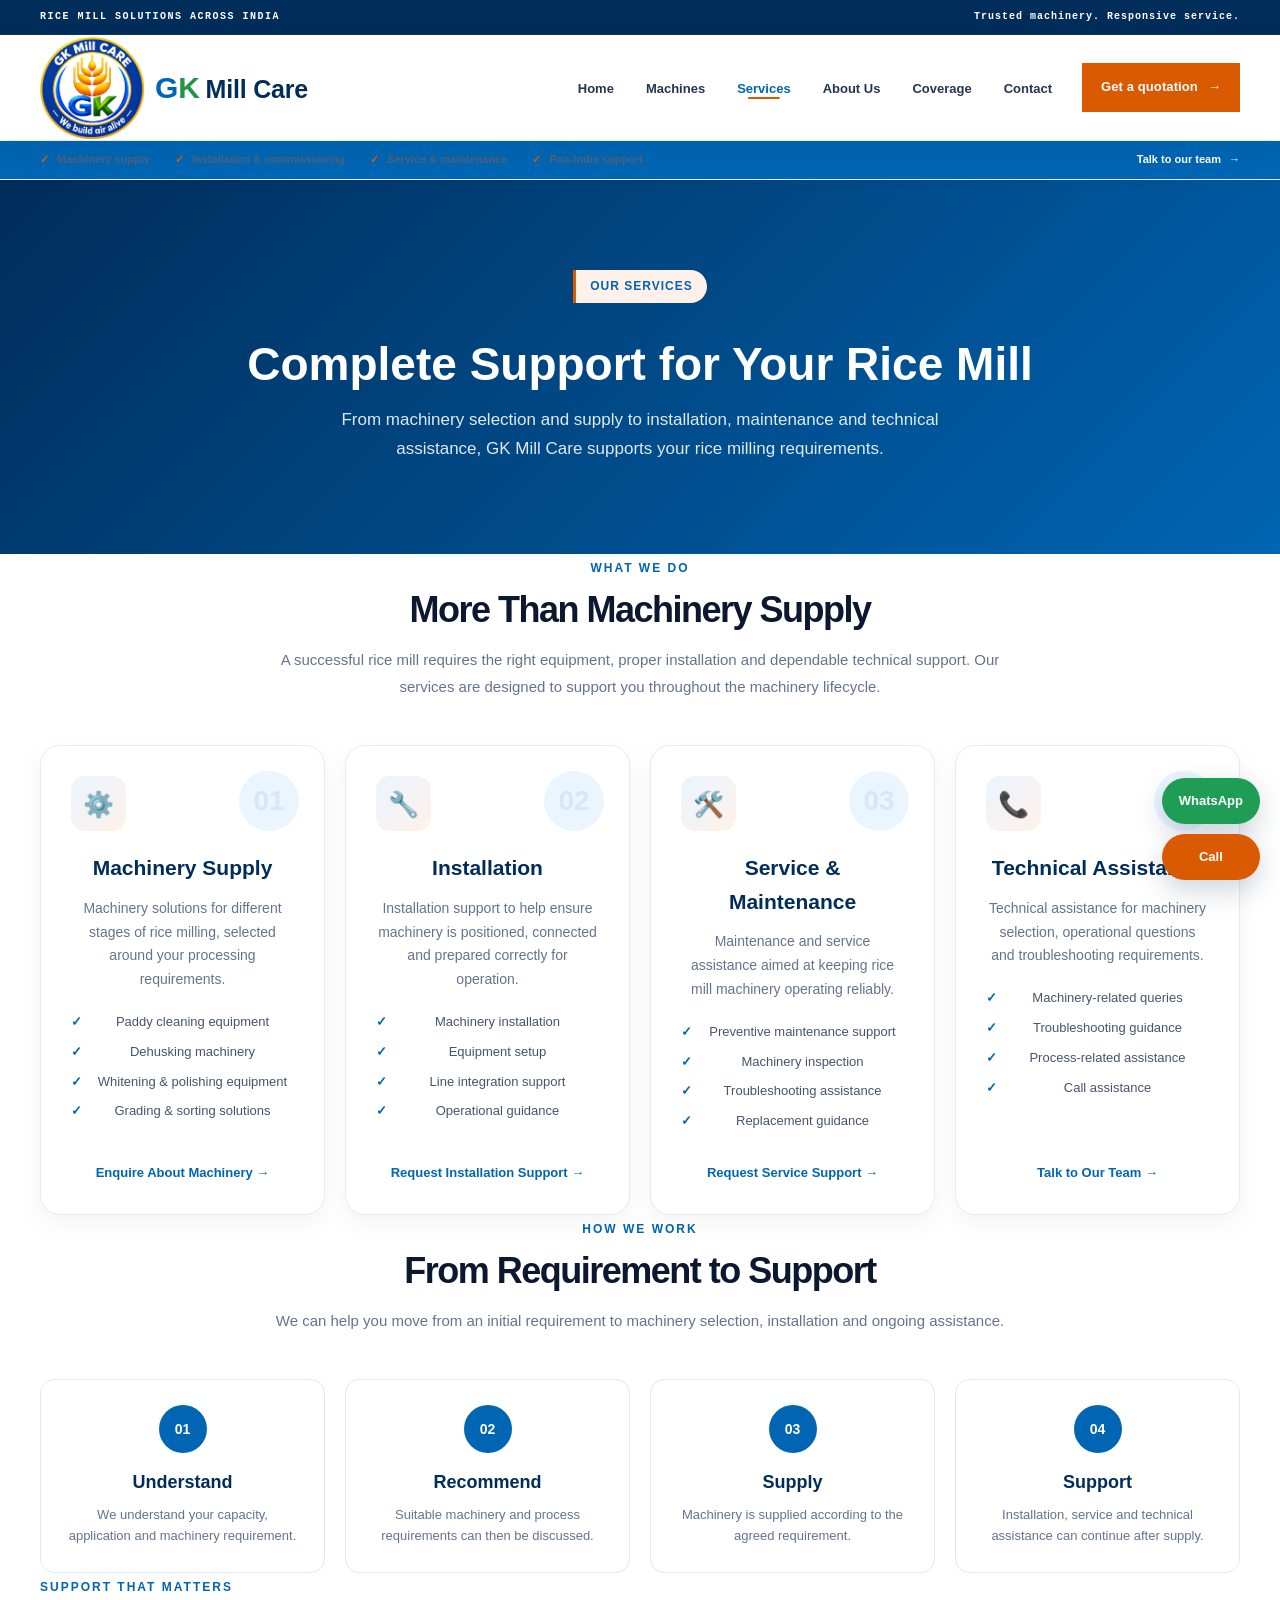
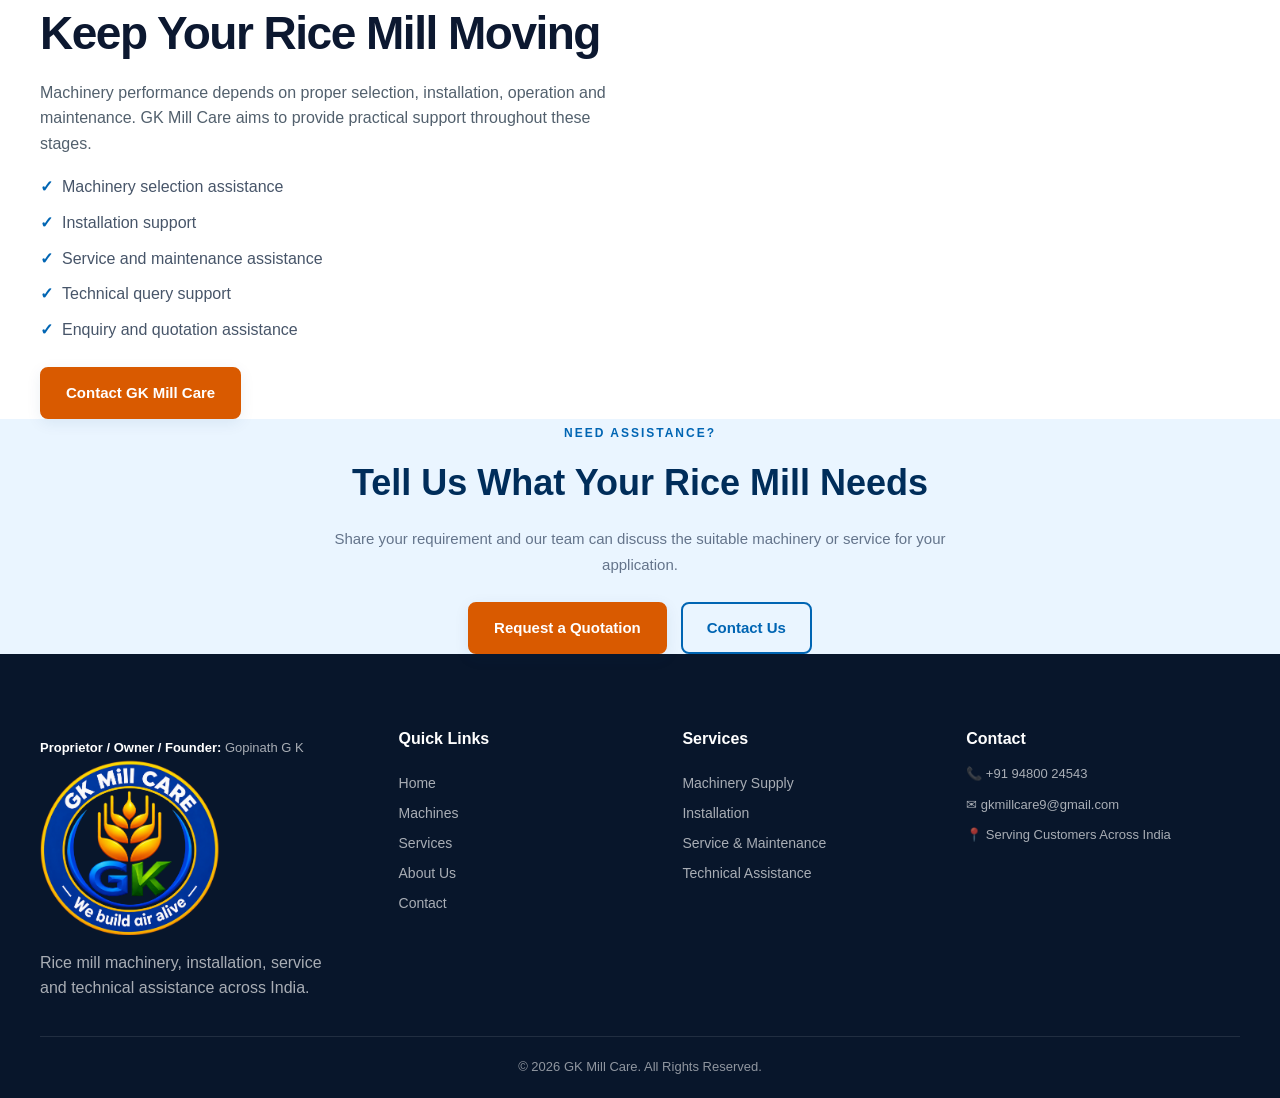
<file: pages/services.html>
<!DOCTYPE html>
<html lang="en">

<head>

    <meta charset="UTF-8">

    <meta
        name="viewport"
        content="width=device-width, initial-scale=1.0"
    >

    <meta
        name="description"
        content="GK Mill Care provides rice mill machinery supply, installation, service, maintenance and technical assistance across India."
    >

    <meta
        name="keywords"
        content="rice mill machinery service, rice mill installation, rice mill maintenance, rice mill technical support, rice mill machinery supplier, GK Mill Care"
    >

    <meta
        name="author"
        content="GK Mill Care"
    >

    <title>
        Rice Mill Machinery Services | GK Mill Care
    </title>

    <link
        rel="icon"
        type="image/png"
        href="../images/logo/favicon.png"
    >

    <link
        rel="stylesheet"
        href="../css/style.css"
    >

    <link
        rel="stylesheet"
        href="../css/responsive.css"
    >

    <link
        rel="stylesheet"
        href="../css/animations.css"
    >

</head>


<body>


<!-- =====================================
     HEADER
===================================== -->

<div class="top-bar">
  <div class="container top-bar-inner">
    <span>RICE MILL SOLUTIONS ACROSS INDIA</span>
    <span>Trusted machinery. Responsive service.</span>
  </div>
</div>

<header class="site-header">
  <div class="container">
    <nav class="navbar">
      <a href="../index.html" class="logo" aria-label="GK Mill Care home">
        <img src="../images/logo/Logo.png" alt="GK Mill Care Logo">
        <span class="logo-text">
          <span class="logo-g">G</span><span class="logo-k">K</span>
          <span class="logo-name">Mill Care</span>
        </span>
      </a>

      <ul class="nav-menu">
        <li><a href="../index.html">Home</a></li>
        <li><a href="machines.html">Machines</a></li>
        <li><a href="services.html">Services</a></li>
        <li><a href="about.html">About Us</a></li>
        <li><a href="../index.html#coverage">Coverage</a></li>
        <li><a href="contact.html">Contact</a></li>
      </ul>

      <button type="button" class="nav-quote-button" data-quote-open>
        Get a quotation <span aria-hidden="true">→</span>
      </button>

      <button type="button" class="mobile-menu-button" id="mobileMenuButton"
              aria-label="Open navigation menu" aria-expanded="false">☰</button>
    </nav>
  </div>
</header>

<div class="header-service-bar">
  <div class="container header-service-inner">
    <span><i aria-hidden="true">✓</i> Machinery supply</span>
    <span><i aria-hidden="true">✓</i> Installation & commissioning</span>
    <span><i aria-hidden="true">✓</i> Service & maintenance</span>
    <span><i aria-hidden="true">✓</i> Pan-India support</span>
    <button type="button" class="service-bar-link" data-quote-open>Talk to our team <span aria-hidden="true">→</span></button>
  </div>
</div>
<section class="page-hero">

    <div class="container">

        <div class="page-hero-content">

            <span class="hero-label">
                OUR SERVICES
            </span>

            <h1>
                Complete Support for Your Rice Mill
            </h1>

            <p>
                From machinery selection and supply to
                installation, maintenance and technical
                assistance, GK Mill Care supports your
                rice milling requirements.
            </p>

        </div>

    </div>

</section>



<!-- =====================================
     SERVICES INTRO
===================================== -->

<section class="services-intro">

    <div class="container">

        <div class="section-heading">

            <span class="section-label">
                WHAT WE DO
            </span>

            <h2>
                More Than Machinery Supply
            </h2>

            <p>
                A successful rice mill requires the right
                equipment, proper installation and
                dependable technical support. Our services
                are designed to support you throughout the
                machinery lifecycle.
            </p>

        </div>

    </div>

</section>



<!-- =====================================
     MAIN SERVICES
===================================== -->

<section class="main-services">

    <div class="container">

        <div class="services-grid">


            <!-- Machinery Supply -->

            <article class="service-card">

                <div class="service-icon">
                    ⚙️
                </div>

                <span class="service-number">
                    01
                </span>

                <h3>
                    Machinery Supply
                </h3>

                <p>
                    Machinery solutions for different
                    stages of rice milling, selected around
                    your processing requirements.
                </p>

                <ul>

                    <li>
                        Paddy cleaning equipment
                    </li>

                    <li>
                        Dehusking machinery
                    </li>

                    <li>
                        Whitening & polishing equipment
                    </li>

                    <li>
                        Grading & sorting solutions
                    </li>

                </ul>

                <a
                    href="quotation.html?service=Machinery%20Supply"
                    class="service-link"
                >
                    Enquire About Machinery →
                </a>

            </article>



            <!-- Installation -->

            <article class="service-card">

                <div class="service-icon">
                    🔧
                </div>

                <span class="service-number">
                    02
                </span>

                <h3>
                    Installation
                </h3>

                <p>
                    Installation support to help ensure
                    machinery is positioned, connected and
                    prepared correctly for operation.
                </p>

                <ul>

                    <li>
                        Machinery installation
                    </li>

                    <li>
                        Equipment setup
                    </li>

                    <li>
                        Line integration support
                    </li>

                    <li>
                        Operational guidance
                    </li>

                </ul>

                <a
                    href="quotation.html?service=Installation"
                    class="service-link"
                >
                    Request Installation Support →
                </a>

            </article>



            <!-- Service & Maintenance -->

            <article class="service-card">

                <div class="service-icon">
                    🛠️
                </div>

                <span class="service-number">
                    03
                </span>

                <h3>
                    Service & Maintenance
                </h3>

                <p>
                    Maintenance and service assistance aimed
                    at keeping rice mill machinery operating
                    reliably.
                </p>

                <ul>

                    <li>
                        Preventive maintenance support
                    </li>

                    <li>
                        Machinery inspection
                    </li>

                    <li>
                        Troubleshooting assistance
                    </li>

                    <li>
                        Replacement guidance
                    </li>

                </ul>

                <a
                    href="contact.html?service=Maintenance"
                    class="service-link"
                >
                    Request Service Support →
                </a>

            </article>



            <!-- Technical Assistance -->

            <article class="service-card">

                <div class="service-icon">
                    📞
                </div>

                <span class="service-number">
                    04
                </span>

                <h3>
                    Technical Assistance
                </h3>

                <p>
                    Technical assistance for machinery
                    selection, operational questions and
                    troubleshooting requirements.
                </p>

                <ul>

                    <li>
                        Machinery-related queries
                    </li>

                    <li>
                        Troubleshooting guidance
                    </li>

                    <li>
                        Process-related assistance
                    </li>

                    <li>
                        Call assistance
                    </li>

                </ul>

                <a
                    href="contact.html?service=Technical%20Assistance"
                    class="service-link"
                >
                    Talk to Our Team →
                </a>

            </article>


        </div>

    </div>

</section>



<!-- =====================================
     SERVICE PROCESS
===================================== -->

<section class="service-process">

    <div class="container">

        <div class="section-heading">

            <span class="section-label">
                HOW WE WORK
            </span>

            <h2>
                From Requirement to Support
            </h2>

            <p>
                We can help you move from an initial
                requirement to machinery selection,
                installation and ongoing assistance.
            </p>

        </div>


        <div class="process-grid">


            <div class="process-step">

                <div class="process-number">
                    01
                </div>

                <h3>
                    Understand
                </h3>

                <p>
                    We understand your capacity,
                    application and machinery requirement.
                </p>

            </div>


            <div class="process-step">

                <div class="process-number">
                    02
                </div>

                <h3>
                    Recommend
                </h3>

                <p>
                    Suitable machinery and process
                    requirements can then be discussed.
                </p>

            </div>


            <div class="process-step">

                <div class="process-number">
                    03
                </div>

                <h3>
                    Supply
                </h3>

                <p>
                    Machinery is supplied according to
                    the agreed requirement.
                </p>

            </div>


            <div class="process-step">

                <div class="process-number">
                    04
                </div>

                <h3>
                    Support
                </h3>

                <p>
                    Installation, service and technical
                    assistance can continue after supply.
                </p>

            </div>


        </div>

    </div>

</section>



<!-- =====================================
     WHY SERVICE SUPPORT
===================================== -->

<section class="service-benefits">

    <div class="container">

        <div class="about-content">


            


            <div class="about-text">

                <span class="section-label">
                    SUPPORT THAT MATTERS
                </span>

                <h2>
                    Keep Your Rice Mill Moving
                </h2>

                <p>
                    Machinery performance depends on proper
                    selection, installation, operation and
                    maintenance. GK Mill Care aims to provide
                    practical support throughout these stages.
                </p>

                <ul class="about-list">

                    <li>
                        Machinery selection assistance
                    </li>

                    <li>
                        Installation support
                    </li>

                    <li>
                        Service and maintenance assistance
                    </li>

                    <li>
                        Technical query support
                    </li>

                    <li>
                        Enquiry and quotation assistance
                    </li>

                </ul>

                <a
                    href="contact.html"
                    class="btn btn-primary"
                >
                    Contact GK Mill Care
                </a>

            </div>


        </div>

    </div>

</section>



<!-- =====================================
     CTA
===================================== -->

<section class="service-cta">

    <div class="container">

        <div class="cta-content">

            <span class="section-label">
                NEED ASSISTANCE?
            </span>

            <h2>
                Tell Us What Your Rice Mill Needs
            </h2>

            <p>
                Share your requirement and our team can
                discuss the suitable machinery or service
                for your application.
            </p>

            <div class="hero-buttons">

                <a
                    href="quotation.html"
                    class="btn btn-primary"
                >
                    Request a Quotation
                </a>

                <a
                    href="contact.html"
                    class="btn btn-outline"
                >
                    Contact Us
                </a>

            </div>

        </div>

    </div>

</section>



<!-- =====================================
     FOOTER
===================================== -->

<footer class="site-footer">

    <div class="container">

        <div class="footer-grid">


            <div class="footer-brand">
                <p class="footer-founder"><strong>Proprietor / Owner / Founder:</strong> Gopinath G K</p>


                <img
                    src="../images/logo/Logo.png"
                    alt="GK Mill Care"
                >

                <p>
                    Rice mill machinery, installation,
                    service and technical assistance
                    across India.
                </p>

            </div>


            <div class="footer-links">

                <h4>
                    Quick Links
                </h4>

                <a href="../index.html">
                    Home
                </a>

                <a href="machines.html">
                    Machines
                </a>

                <a href="services.html">
                    Services
                </a>

                <a href="about.html">
                    About Us
                </a>

                <a href="contact.html">
                    Contact
                </a>

            </div>


            <div class="footer-links">

                <h4>
                    Services
                </h4>

                <a href="services.html">
                    Machinery Supply
                </a>

                <a href="services.html">
                    Installation
                </a>

                <a href="services.html">
                    Service & Maintenance
                </a>

                <a href="services.html">
                    Technical Assistance
                </a>

            </div>


            <div class="footer-contact">

                <h4>
                    Contact
                </h4>

                <p>
                    📞 +91 94800 24543
                </p>

                <p>
                    ✉ gkmillcare9@gmail.com
                </p>

                <p>
                    📍 Serving Customers Across India
                </p>

            </div>


        </div>


        <div class="footer-bottom">

            <p>
                © <span data-current-year></span>
                GK Mill Care. All Rights Reserved.
            </p>

        </div>

    </div>

</footer>



<!-- =====================================
     FLOATING CONTACT BUTTONS
===================================== -->

<!-- =========================================================
     FLOATING CONTACT BUTTONS
========================================================= -->

    <div class="floating-contact">


        <a href="https://wa.me/919480024543"
           class="floating-whatsapp"
           aria-label="WhatsApp">

            WhatsApp

        </a>


        <a href="tel:+919480024543"
           class="floating-call"
           aria-label="Call GK Mill Care">

            Call

        </a>


    </div>



<script src="../js/main.js"></script>

<script src="../js/recommendations.js"></script>




    <!-- ==================================================
         QUOTATION MODAL
    =================================================== -->
    <div class="quote-modal" id="quotationModal" aria-hidden="true">
      <div class="quote-modal-backdrop" data-quote-close></div>
      <div class="quote-modal-dialog" role="dialog" aria-modal="true" aria-labelledby="quoteModalTitle">
        <button type="button" class="quote-modal-close" data-quote-close aria-label="Close quotation form">×</button>
        <div class="quote-modal-heading">
          <span class="modal-eyebrow">START A CONVERSATION</span>
          <h2 id="quoteModalTitle">Request a quotation</h2>
          <p>Tell us a little about what you need and we'll get back to you.</p>
        </div>
        <form id="quotationModalForm" class="quote-modal-form">
          <div class="modal-form-grid">
            <div class="form-group"><label for="modalQuoteName">Name *</label><input id="modalQuoteName" name="name" type="text" placeholder="Your name" required></div>
            <div class="form-group"><label for="modalQuoteCompany">Company</label><input id="modalQuoteCompany" name="company" type="text" placeholder="Mill or company name"></div>
            <div class="form-group"><label for="modalQuotePhone">Phone *</label><input id="modalQuotePhone" name="phone" type="tel" inputmode="numeric" maxlength="10" placeholder="10-digit mobile number" required></div>
            <div class="form-group"><label for="modalQuoteEmail">Email</label><input id="modalQuoteEmail" name="email" type="email" placeholder="you@company.com"></div>
          </div>
          <div class="form-group">
            <label for="modalQuoteMessage">What can we help with? *</label>
            <textarea id="modalQuoteMessage" name="message" rows="4" placeholder="Tell us about the machine, parts, or service you need" required></textarea>
          </div>
          <button type="submit" class="modal-submit">Send enquiry <span>→</span></button>
          <p class="modal-note">Your details stay with GK Mill Care and are used to respond to your enquiry.</p>
        </form>
      </div>
    </div>

<script src="../js/contact-config.js"></script>
</body>

</html>
</file>
<file: css/style.css>
/* =========================================================
   GK MILL CARE
   Main Website Styles
   Theme: Professional Blue / Rice Mill Industry
========================================================= */


/* =========================================================
   1. COLOR VARIABLES
========================================================= */

:root {

    --primary-blue: #0065B3;
    --deep-blue: #003B73;
    --dark-blue: #002D5A;

    --light-blue: #EAF5FF;
    --soft-blue: #F6FAFE;

    --white: #FFFFFF;

    --text-dark: #17202A;
    --text-medium: #52606D;
    --text-light: #718096;

    --border-light: #DCE8F2;

    --gold: #F5B942;
    --green: #249447;

    --shadow-small:
        0 4px 15px rgba(0, 59, 115, 0.08);

    --shadow-medium:
        0 12px 35px rgba(0, 59, 115, 0.12);

    --shadow-large:
        0 20px 60px rgba(0, 59, 115, 0.16);

    --radius-small: 8px;
    --radius-medium: 14px;
    --radius-large: 24px;

    --container-width: 1200px;

    --transition:
        all 0.3s ease;
}


/* =========================================================
   2. RESET
========================================================= */

* {
    margin: 0;
    padding: 0;
    box-sizing: border-box;
}


html {
    scroll-behavior: smooth;
}


body {

    font-family:
        "Segoe UI",
        Roboto,
        Arial,
        sans-serif;

    color: var(--text-dark);

    background: var(--white);

    line-height: 1.6;

}


/* Prevent horizontal scrolling */

html,
body {
    overflow-x: hidden;
}


img {

    max-width: 100%;

    display: block;

}


a {

    text-decoration: none;

    color: inherit;

}


button,
input,
select,
textarea {

    font: inherit;

}


/* =========================================================
   3. CONTAINER
========================================================= */

.container {

    width: 90%;

    max-width:
        var(--container-width);

    margin:
        0 auto;

}


/* =========================================================
   4. HEADER
========================================================= */

.site-header {

    position: sticky;

    top: 0;

    z-index: 1000;

    background:
        rgba(255, 255, 255, 0.97);

    backdrop-filter:
        blur(12px);

    border-bottom:
        1px solid var(--border-light);

    transition:
        var(--transition);

}


.navbar {

    min-height:
        82px;

    display:
        flex;

    align-items:
        center;

    gap:
        30px;

}


/* =========================================================
   LOGO
========================================================= */

.brand {

    display:
        flex;

    align-items:
        center;

    flex-shrink:
        0;

}


.brand img {

    width:
        185px;

    height:
        auto;

}


/* =========================================================
   NAVIGATION
========================================================= */

.nav-menu {

    display:
        flex;

    align-items:
        center;

    gap:
        32px;

    list-style:
        none;

    margin-left:
        auto;

}


.nav-menu a {

    position:
        relative;

    color:
        var(--text-dark);

    font-size:
        15px;

    font-weight:
        600;

    padding:
        8px 0;

    transition:
        var(--transition);

}


.nav-menu a::after {

    content:
        "";

    position:
        absolute;

    left:
        0;

    bottom:
        0;

    width:
        0;

    height:
        2px;

    background:
        var(--primary-blue);

    transition:
        var(--transition);

}


.nav-menu a:hover {

    color:
        var(--primary-blue);

}


.nav-menu a:hover::after {

    width:
        100%;

}


/* =========================================================
   QUOTATION BUTTON
========================================================= */

.nav-quote-button {

    background:
        var(--primary-blue);

    color:
        var(--white);

    padding:
        11px 20px;

    border-radius:
        8px;

    font-size:
        14px;

    font-weight:
        700;

    box-shadow:
        var(--shadow-small);

    transition:
        var(--transition);

}


.nav-quote-button:hover {

    background:
        var(--deep-blue);

    transform:
        translateY(-2px);

    box-shadow:
        var(--shadow-medium);

}


/* =========================================================
   MOBILE MENU BUTTON
========================================================= */

.mobile-menu-button {

    display:
        none;

    border:
        none;

    background:
        transparent;

    color:
        var(--deep-blue);

    font-size:
        28px;

    cursor:
        pointer;

}


/* =========================================================
   5. HERO SECTION
========================================================= */

.hero-section {

    position:
        relative;

    overflow:
        hidden;

    background:
        linear-gradient(
            135deg,
            #F7FBFF 0%,
            #EAF5FF 55%,
            #FFFFFF 100%
        );

    padding:
        90px 0 100px;

}


.hero-section::before {

    content:
        "";

    position:
        absolute;

    width:
        450px;

    height:
        450px;

    right:
        -180px;

    top:
        -180px;

    border-radius:
        50%;

    background:
        rgba(0, 101, 179, 0.08);

}


.hero-content {

    position:
        relative;

    z-index:
        2;

    display:
        grid;

    grid-template-columns:
        1fr 1fr;

    align-items:
        center;

    gap:
        60px;

}


/* =========================================================
   HERO TEXT
========================================================= */

.hero-label {

    display:
        inline-block;

    color:
        var(--primary-blue);

    background:
        rgba(0, 101, 179, 0.08);

    padding:
        7px 14px;

    border-radius:
        30px;

    font-size:
        12px;

    font-weight:
        800;

    letter-spacing:
        1px;

    margin-bottom:
        20px;

}


.hero-text h1 {

    color:
        var(--deep-blue);

    font-size:
        clamp(42px, 5vw, 64px);

    line-height:
        1.08;

    letter-spacing:
        -1.5px;

    margin-bottom:
        24px;

}


.hero-text p {

    max-width:
        600px;

    color:
        var(--text-medium);

    font-size:
        18px;

    line-height:
        1.8;

    margin-bottom:
        32px;

}


/* =========================================================
   HERO BUTTONS
========================================================= */

.hero-buttons {

    display:
        flex;

    flex-wrap:
        wrap;

    gap:
        14px;

}


/* =========================================================
   HERO IMAGE
========================================================= */

.hero-image {

    display:
        flex;

    align-items:
        center;

    justify-content:
        center;

}


.hero-image img {

    width:
        100%;

    max-width:
        560px;

    border-radius:
        var(--radius-large);

    box-shadow:
        var(--shadow-large);

}


/* =========================================================
   6. BUTTONS
========================================================= */

.btn {

    display:
        inline-flex;

    align-items:
        center;

    justify-content:
        center;

    min-height:
        48px;

    padding:
        12px 24px;

    border-radius:
        8px;

    font-size:
        15px;

    font-weight:
        700;

    cursor:
        pointer;

    transition:
        var(--transition);

}


.btn-primary {

    background:
        var(--primary-blue);

    color:
        var(--white);

    border:
        2px solid var(--primary-blue);

    box-shadow:
        var(--shadow-small);

}


.btn-primary:hover {

    background:
        var(--deep-blue);

    border-color:
        var(--deep-blue);

    transform:
        translateY(-3px);

    box-shadow:
        var(--shadow-medium);

}


.btn-outline {

    background:
        transparent;

    color:
        var(--primary-blue);

    border:
        2px solid var(--primary-blue);

}


.btn-outline:hover {

    background:
        var(--primary-blue);

    color:
        var(--white);

    transform:
        translateY(-3px);

}


.btn-white {

    background:
        var(--white);

    color:
        var(--primary-blue);

    border:
        2px solid var(--white);

}


.btn-white:hover {

    background:
        transparent;

    color:
        var(--white);

    transform:
        translateY(-3px);

}


/* =========================================================
   7. QUICK SERVICES
========================================================= */

.quick-services {

    position:
        relative;

    z-index:
        5;

    margin-top:
        -45px;

}


.service-highlights {

    display:
        grid;

    grid-template-columns:
        repeat(4, 1fr);

    gap:
        18px;

}


.highlight-card {

    background:
        var(--white);

    border:
        1px solid var(--border-light);

    border-radius:
        var(--radius-medium);

    padding:
        26px 22px;

    box-shadow:
        var(--shadow-medium);

    transition:
        var(--transition);

}


.highlight-card:hover {

    transform:
        translateY(-8px);

    border-color:
        rgba(0, 101, 179, 0.3);

}


.highlight-icon {

    width:
        48px;

    height:
        48px;

    display:
        flex;

    align-items:
        center;

    justify-content:
        center;

    background:
        var(--light-blue);

    border-radius:
        12px;

    font-size:
        24px;

    margin-bottom:
        15px;

}


.highlight-card h3 {

    color:
        var(--deep-blue);

    font-size:
        17px;

    margin-bottom:
        7px;

}


.highlight-card p {

    color:
        var(--text-medium);

    font-size:
        14px;

}


/* =========================================================
   8. GENERAL SECTIONS
========================================================= */

.section {

    padding:
        100px 0;

}


.section-heading {

    max-width:
        700px;

    margin:
        0 auto 50px;

    text-align:
        center;

}


.section-label {

    display:
        inline-block;

    color:
        var(--primary-blue);

    font-size:
        12px;

    font-weight:
        800;

    letter-spacing:
        1.5px;

    margin-bottom:
        10px;

}


.section-heading h2 {

    color:
        var(--deep-blue);

    font-size:
        clamp(32px, 4vw, 46px);

    line-height:
        1.15;

    margin-bottom:
        15px;

}


.section-heading p {

    color:
        var(--text-medium);

    font-size:
        16px;

}


/* =========================================================
   9. MACHINES
========================================================= */

.machines-section {

    background:
        var(--white);

}


.machine-grid {

    display:
        grid;

    grid-template-columns:
        repeat(3, 1fr);

    gap:
        25px;

}


.machine-card {

    overflow:
        hidden;

    background:
        var(--white);

    border:
        1px solid var(--border-light);

    border-radius:
        var(--radius-medium);

    box-shadow:
        var(--shadow-small);

    transition:
        var(--transition);

}


.machine-card:hover {

    transform:
        translateY(-8px);

    box-shadow:
        var(--shadow-medium);

}


.machine-image {

    overflow:
        hidden;

    height:
        240px;

    background:
        var(--light-blue);

}


.machine-image img {

    width:
        100%;

    height:
        100%;

    object-fit:
        cover;

    transition:
        transform 0.5s ease;

}


.machine-card:hover
.machine-image img {

    transform:
        scale(1.06);

}


.machine-content {

    padding:
        25px;

}


.machine-category {

    color:
        var(--primary-blue);

    font-size:
        12px;

    font-weight:
        800;

    text-transform:
        uppercase;

    letter-spacing:
        1px;

}


.machine-content h3 {

    color:
        var(--deep-blue);

    font-size:
        22px;

    margin:
        8px 0 10px;

}


.machine-content p {

    color:
        var(--text-medium);

    font-size:
        14px;

    margin-bottom:
        18px;

}


.machine-content a {

    color:
        var(--primary-blue);

    font-size:
        14px;

    font-weight:
        700;

}


.machine-content a:hover {

    color:
        var(--deep-blue);

}


.section-button {

    display:
        flex;

    justify-content:
        center;

    margin-top:
        40px;

}


/* =========================================================
   10. RECOMMENDATION SECTION
========================================================= */

.recommendation-section {

    padding:
        90px 0;

    background:
        linear-gradient(
            135deg,
            var(--deep-blue),
            var(--primary-blue)
        );

}


.recommendation-box {

    display:
        grid;

    grid-template-columns:
        0.9fr 1.1fr;

    gap:
        50px;

    align-items:
        center;

}


.recommendation-text
.section-label {

    color:
        #8FD2FF;

}


.recommendation-text h2 {

    color:
        var(--white);

    font-size:
        clamp(32px, 4vw, 46px);

    line-height:
        1.15;

    margin-bottom:
        18px;

}


.recommendation-text p {

    color:
        rgba(255,255,255,0.8);

    font-size:
        16px;

}


.recommendation-form {

    display:
        grid;

    grid-template-columns:
        repeat(2, 1fr);

    gap:
        16px;

    background:
        var(--white);

    padding:
        28px;

    border-radius:
        var(--radius-medium);

    box-shadow:
        var(--shadow-large);

}


.form-group {

    display:
        flex;

    flex-direction:
        column;

    gap:
        7px;

}


.form-group label {

    color:
        var(--deep-blue);

    font-size:
        13px;

    font-weight:
        700;

}


.form-group select {

    width:
        100%;

    padding:
        13px;

    border:
        1px solid var(--border-light);

    border-radius:
        8px;

    outline:
        none;

    background:
        var(--white);

    color:
        var(--text-dark);

}


.form-group select:focus {

    border-color:
        var(--primary-blue);

}


.recommendation-form .btn {

    grid-column:
        1 / -1;

}


.recommendation-result {

    grid-column:
        1 / -1;

    color:
        var(--white);

    margin-top:
        10px;

}


/* =========================================================
   11. SERVICES
========================================================= */

.services-section {

    background:
        var(--soft-blue);

}


.services-grid {

    display:
        grid;

    grid-template-columns:
        repeat(4, 1fr);

    gap:
        20px;

}


.service-card {

    background:
        var(--white);

    border:
        1px solid var(--border-light);

    border-radius:
        var(--radius-medium);

    padding:
        30px 25px;

    text-align:
        center;

    box-shadow:
        var(--shadow-small);

    transition:
        var(--transition);

}


.service-card:hover {

    transform:
        translateY(-7px);

    box-shadow:
        var(--shadow-medium);

}


.service-card > span {

    width:
        60px;

    height:
        60px;

    display:
        flex;

    align-items:
        center;

    justify-content:
        center;

    margin:
        0 auto 20px;

    border-radius:
        50%;

    background:
        var(--light-blue);

    font-size:
        28px;

}


.service-card h3 {

    color:
        var(--deep-blue);

    font-size:
        19px;

    margin-bottom:
        10px;

}


.service-card p {

    color:
        var(--text-medium);

    font-size:
        14px;

}


/* =========================================================
   12. ABOUT SECTION
========================================================= */

.about-content {

    display:
        grid;

    grid-template-columns:
        1fr 1fr;

    gap:
        60px;

    align-items:
        center;

}


.about-image img {

    width:
        100%;

    border-radius:
        var(--radius-large);

    box-shadow:
        var(--shadow-medium);

}


.about-text h2 {

    color:
        var(--deep-blue);

    font-size:
        clamp(32px, 4vw, 46px);

    line-height:
        1.15;

    margin-bottom:
        20px;

}


.about-text p {

    color:
        var(--text-medium);

    margin-bottom:
        18px;

}


/* =========================================================
   13. QUOTATION SECTION
========================================================= */

.quotation-section {

    padding:
        90px 0;

    background:
        linear-gradient(
            135deg,
            var(--primary-blue),
            #0086DF
        );

    text-align:
        center;

}


.quotation-content {

    max-width:
        750px;

    margin:
        0 auto;

}


.quotation-content .section-label {

    color:
        #CCEAFF;

}


.quotation-content h2 {

    color:
        var(--white);

    font-size:
        clamp(34px, 4vw, 48px);

    margin-bottom:
        15px;

}


.quotation-content p {

    color:
        rgba(255,255,255,0.85);

    font-size:
        17px;

    margin-bottom:
        28px;

}


/* =========================================================
   14. CONTACT SECTION
========================================================= */

.contact-wrapper {

    display:
        grid;

    grid-template-columns:
        0.8fr 1.2fr;

    gap:
        50px;

}


.contact-info {

    background:
        var(--light-blue);

    padding:
        35px;

    border-radius:
        var(--radius-medium);

}


.contact-info h3 {

    color:
        var(--deep-blue);

    font-size:
        25px;

    margin-bottom:
        5px;

}


.contact-info > p {

    color:
        var(--text-medium);

    margin-bottom:
        25px;

}


.contact-item {

    display:
        flex;

    flex-direction:
        column;

    gap:
        3px;

    padding:
        15px 0;

    border-bottom:
        1px solid rgba(0,59,115,0.12);

}


.contact-item strong {

    color:
        var(--deep-blue);

    font-size:
        13px;

}


.contact-item a {

    color:
        var(--primary-blue);

    font-weight:
        600;

}


.contact-form {

    display:
        flex;

    flex-direction:
        column;

    gap:
        15px;

}


.form-row {

    display:
        grid;

    grid-template-columns:
        1fr 1fr;

    gap:
        15px;

}


.contact-form input,
.contact-form textarea {

    width:
        100%;

    border:
        1px solid var(--border-light);

    border-radius:
        8px;

    padding:
        14px 16px;

    outline:
        none;

    background:
        var(--white);

    color:
        var(--text-dark);

}


.contact-form input:focus,
.contact-form textarea:focus {

    border-color:
        var(--primary-blue);

    box-shadow:
        0 0 0 3px rgba(0,101,179,0.08);

}


.contact-form textarea {

    resize:
        vertical;

}


/* =========================================================
   15. FOOTER
========================================================= */

.site-footer {

    background:
        #061D33;

    color:
        var(--white);

    padding:
        60px 0 20px;

}


.footer-content {

    display:
        grid;

    grid-template-columns:
        1.5fr 1fr 1fr;

    gap:
        50px;

    padding-bottom:
        40px;

}


.footer-brand img {

    width:
        210px;

    margin-bottom:
        15px;

}


.footer-brand p {

    color:
        rgba(255,255,255,0.65);

    max-width:
        300px;

}


.footer-links {

    display:
        flex;

    flex-direction:
        column;

    gap:
        10px;

}


.footer-links h3 {

    color:
        var(--white);

    margin-bottom:
        10px;

    font-size:
        17px;

}


.footer-links a {

    color:
        rgba(255,255,255,0.65);

    font-size:
        14px;

    transition:
        var(--transition);

}


.footer-links a:hover {

    color:
        #73C7FF;

    transform:
        translateX(4px);

}


.footer-bottom {

    padding-top:
        20px;

    border-top:
        1px solid rgba(255,255,255,0.1);

    text-align:
        center;

}


.footer-bottom p {

    color:
        rgba(255,255,255,0.55);

    font-size:
        13px;

}


/* =========================================================
   16. FLOATING CONTACT BUTTONS
========================================================= */

.floating-contact {

    position:
        fixed;

    right:
        22px;

    bottom:
        22px;

    z-index:
        999;

    display:
        flex;

    flex-direction:
        column;

    gap:
        10px;

}


.floating-contact a {

    display:
        flex;

    align-items:
        center;

    justify-content:
        center;

    min-width:
        90px;

    padding:
        11px 15px;

    border-radius:
        30px;

    color:
        var(--white);

    font-size:
        13px;

    font-weight:
        700;

    box-shadow:
        var(--shadow-medium);

    transition:
        var(--transition);

}


.floating-whatsapp {

    background:
        #1FBD5B;

}


.floating-call {

    background:
        var(--primary-blue);

}


.floating-contact a:hover {

    transform:
        translateY(-3px)
        scale(1.03);

}


/* =========================================================
   17. FORM PLACEHOLDER
========================================================= */

::placeholder {

    color:
        #9AA7B4;

}


/* =========================================================
   18. ACCESSIBILITY
========================================================= */

button:focus-visible,
a:focus-visible,
input:focus-visible,
select:focus-visible,
textarea:focus-visible {

    outline:
        3px solid rgba(0,101,179,0.35);

    outline-offset:
        3px;

}


/* =========================================================
   END OF STYLE.CSS
========================================================= */

/* =========================================
   RECOMMENDATION RESULTS
========================================= */

#recommendationResult {
    margin-top: 30px;
}


/* Result Header */

.recommendation-header {
    margin-bottom: 22px;
}

.recommendation-label {
    display: inline-block;

    margin-bottom: 8px;

    padding: 6px 12px;

    border-radius: 30px;

    background: var(--light-blue);

    color: var(--primary-blue);

    font-size: 11px;
    font-weight: 700;

    letter-spacing: 0.8px;
}

.recommendation-header h3 {
    margin: 0 0 8px;

    color: var(--dark-blue);

    font-size: 26px;
}

.recommendation-header p {
    margin: 0;

    color: #64748b;

    font-size: 14px;

    line-height: 1.7;
}


/* =========================================
   RECOMMENDATION SUMMARY
========================================= */

.recommendation-summary {
    display: grid;

    grid-template-columns: repeat(2, 1fr);

    gap: 15px;

    margin-bottom: 25px;
}

.recommendation-summary > div {
    display: flex;

    flex-direction: column;

    gap: 5px;

    padding: 15px 18px;

    border: 1px solid #e2e8f0;

    border-radius: 10px;

    background: #ffffff;
}

.recommendation-summary strong {
    color: var(--dark-blue);

    font-size: 13px;
}

.recommendation-summary span {
    color: #64748b;

    font-size: 14px;
}


/* =========================================
   RECOMMENDATION LIST
========================================= */

.recommendation-list {
    display: grid;

    grid-template-columns: repeat(2, 1fr);

    gap: 18px;
}


/* =========================================
   RECOMMENDATION CARD
========================================= */

.recommendation-card {
    display: flex;

    gap: 15px;

    padding: 20px;

    border: 1px solid #e2e8f0;

    border-radius: 14px;

    background: #ffffff;

    box-shadow:
        0 6px 20px rgba(0, 45, 90, 0.06);

    transition:
        transform 0.3s ease,
        box-shadow 0.3s ease,
        border-color 0.3s ease;
}

.recommendation-card:hover {
    transform: translateY(-5px);

    border-color: #b9daf2;

    box-shadow:
        0 15px 30px rgba(0, 45, 90, 0.10);
}


/* Icon */

.recommendation-icon {
    flex-shrink: 0;

    width: 48px;
    height: 48px;

    display: flex;

    align-items: center;
    justify-content: center;

    border-radius: 12px;

    background: var(--light-blue);

    color: var(--primary-blue);

    font-size: 22px;
}


/* Content */

.recommendation-card-content {
    min-width: 0;
}

.recommendation-category {
    display: block;

    margin-bottom: 5px;

    color: var(--primary-blue);

    font-size: 11px;

    font-weight: 700;

    text-transform: uppercase;

    letter-spacing: 0.6px;
}

.recommendation-card h3 {
    margin: 0 0 7px;

    color: var(--dark-blue);

    font-size: 18px;
}

.recommendation-card p {
    margin: 0 0 12px;

    color: #64748b;

    font-size: 13px;

    line-height: 1.6;
}


/* Why recommendation */

.recommendation-reason {
    display: flex;

    flex-direction: column;

    gap: 3px;

    padding-top: 10px;

    border-top: 1px solid #edf1f5;
}

.recommendation-reason strong {
    color: #334155;

    font-size: 12px;
}

.recommendation-reason span {
    color: #64748b;

    font-size: 12px;

    line-height: 1.5;
}


/* =========================================
   RECOMMENDATION ACTION
========================================= */

.recommendation-action {
    display: flex;

    align-items: center;
    justify-content: space-between;

    gap: 20px;

    margin-top: 25px;

    padding: 20px;

    border-radius: 12px;

    background: var(--light-blue);
}

.recommendation-action p {
    margin: 0;

    color: var(--dark-blue);

    font-size: 14px;

    font-weight: 600;
}


/* =========================================
   EMPTY STATE
========================================= */

.recommendation-empty {
    padding: 30px;

    text-align: center;

    border: 1px dashed #b9c9d8;

    border-radius: 12px;

    background: #f8fbfe;
}

.recommendation-empty h3 {
    margin: 0 0 8px;

    color: var(--dark-blue);

    font-size: 20px;
}

.recommendation-empty p {
    margin: 0;

    color: #64748b;

    font-size: 14px;

    line-height: 1.6;
}


/* =========================================
   LOADING
========================================= */

.recommendation-loading {
    display: flex;

    align-items: center;
    justify-content: center;

    flex-direction: column;

    gap: 15px;

    min-height: 160px;

    color: #64748b;
}

.recommendation-loading p {
    margin: 0;

    font-size: 14px;
}


/* Loading Spinner */

.loading-spinner {
    width: 40px;
    height: 40px;

    border: 4px solid #dcecf8;

    border-top-color: var(--primary-blue);

    border-radius: 50%;

    animation:
        recommendationSpin 0.8s linear infinite;
}

@keyframes recommendationSpin {

    to {
        transform: rotate(360deg);
    }

}


/* =========================================
   SCROLL REVEAL
========================================= */

.reveal {
    opacity: 0;

    transform: translateY(25px);

    transition:
        opacity 0.7s ease,
        transform 0.7s ease;
}

.reveal.show {
    opacity: 1;

    transform: translateY(0);
}


/* =========================================
   ACTIVE NAVIGATION
========================================= */

.nav-links a.active {
    color: var(--primary-blue);
}

.nav-links a.active::after {
    width: 60%;
}


/* =========================================
   HEADER AFTER SCROLL
========================================= */

.header.scrolled {
    box-shadow:
        0 4px 20px rgba(0, 0, 0, 0.08);
}


/* =========================================
   FORM ERROR
========================================= */

.input-error {
    border-color: #dc3545 !important;

    box-shadow:
        0 0 0 3px rgba(220, 53, 69, 0.08) !important;
}


/* =========================================
   MOBILE RECOMMENDATION RESULTS
========================================= */

@media (max-width: 768px) {

    .recommendation-summary {
        grid-template-columns: 1fr;
    }

    .recommendation-list {
        grid-template-columns: 1fr;
    }

    .recommendation-action {
        flex-direction: column;

        align-items: stretch;

        text-align: center;
    }

    .recommendation-action .btn {
        width: 100%;
    }

}


@media (max-width: 480px) {

    .recommendation-card {
        padding: 16px;

        gap: 12px;
    }

    .recommendation-icon {
        width: 42px;
        height: 42px;

        font-size: 18px;
    }

    .recommendation-card h3 {
        font-size: 16px;
    }

}

/* =========================================
   PAGE HERO
========================================= */

.page-hero {
    padding: 90px 0;

    background:
        linear-gradient(
            135deg,
            var(--dark-blue),
            var(--primary-blue)
        );

    color: #ffffff;

    text-align: center;
}

.page-hero-content {
    max-width: 800px;

    margin: auto;
}

.page-hero h1 {
    margin: 15px 0;

    font-size: 46px;

    line-height: 1.15;
}

.page-hero p {
    max-width: 680px;

    margin: auto;

    color: rgba(255, 255, 255, 0.88);

    font-size: 17px;

    line-height: 1.7;
}


/* =========================================
   SECTION HEADING
========================================= */

.section-heading {
    max-width: 760px;

    margin: 0 auto 45px;

    text-align: center;
}

.section-label {
    display: inline-block;

    margin-bottom: 10px;

    color: var(--primary-blue);

    font-size: 12px;

    font-weight: 700;

    letter-spacing: 1px;

    text-transform: uppercase;
}

.section-heading h2 {
    margin: 0 0 15px;

    color: var(--dark-blue);

    font-size: 36px;

    line-height: 1.2;
}

.section-heading p {
    margin: 0;

    color: #64748b;

    font-size: 15px;

    line-height: 1.8;
}


/* =========================================
   SERVICE CARD
========================================= */

.service-card {
    position: relative;

    padding: 30px;

    border: 1px solid #e2e8f0;

    border-radius: 16px;

    background: #ffffff;

    box-shadow:
        0 8px 25px rgba(0, 45, 90, 0.06);
}

.service-icon {
    display: flex;

    align-items: center;
    justify-content: center;

    width: 55px;
    height: 55px;

    margin-bottom: 20px;

    border-radius: 14px;

    background: var(--light-blue);

    font-size: 25px;
}

.service-number {
    position: absolute;

    top: 25px;
    right: 25px;

    color: #d8e7f3;

    font-size: 30px;

    font-weight: 800;
}

.service-card h3 {
    margin: 0 0 12px;

    color: var(--dark-blue);

    font-size: 21px;
}

.service-card > p {
    margin: 0 0 20px;

    color: #64748b;

    font-size: 14px;

    line-height: 1.7;
}

.service-card ul {
    margin: 0 0 22px;

    padding: 0;

    list-style: none;
}

.service-card li {
    position: relative;

    margin-bottom: 9px;

    padding-left: 20px;

    color: #475569;

    font-size: 13px;
}

.service-card li::before {
    content: "✓";

    position: absolute;

    left: 0;

    color: var(--green);

    font-weight: 700;
}

.service-link {
    color: var(--primary-blue);

    font-size: 13px;

    font-weight: 700;

    text-decoration: none;
}

.service-link:hover {
    text-decoration: underline;
}


/* =========================================
   PROCESS
========================================= */

.service-process {
    background: var(--soft-background);
}

.process-grid {
    display: grid;

    grid-template-columns:
        repeat(4, 1fr);

    gap: 20px;
}

.process-step {
    position: relative;

    padding: 25px;

    background: #ffffff;

    border: 1px solid #e2e8f0;

    border-radius: 14px;

    text-align: center;
}

.process-number {
    display: flex;

    align-items: center;
    justify-content: center;

    width: 48px;
    height: 48px;

    margin: 0 auto 15px;

    border-radius: 50%;

    background: var(--primary-blue);

    color: #ffffff;

    font-size: 14px;

    font-weight: 700;
}

.process-step h3 {
    margin: 0 0 8px;

    color: var(--dark-blue);

    font-size: 18px;
}

.process-step p {
    margin: 0;

    color: #64748b;

    font-size: 13px;

    line-height: 1.6;
}


/* =========================================
   SERVICE CTA
========================================= */

.service-cta {
    background: var(--light-blue);

    text-align: center;
}

.cta-content {
    max-width: 750px;

    margin: auto;
}

.cta-content h2 {
    margin: 0 0 15px;

    color: var(--dark-blue);

    font-size: 36px;
}

.cta-content p {
    margin: 0 auto 25px;

    max-width: 650px;

    color: #64748b;

    font-size: 15px;

    line-height: 1.7;
}

.cta-content .hero-buttons {
    justify-content: center;
}


/* =========================================
   MOBILE
========================================= */

@media (max-width: 768px) {

    .page-hero {
        padding: 65px 0;
    }

    .page-hero h1 {
        font-size: 34px;
    }

    .page-hero p {
        font-size: 15px;
    }

    .section-heading h2 {
        font-size: 30px;
    }

    .process-grid {
        grid-template-columns: 1fr 1fr;
    }

    .cta-content h2 {
        font-size: 30px;
    }

}


@media (max-width: 480px) {

    .page-hero {
        padding: 55px 0;
    }

    .page-hero h1 {
        font-size: 29px;
    }

    .section-heading h2 {
        font-size: 27px;
    }

    .process-grid {
        grid-template-columns: 1fr;
    }

    .service-card {
        padding: 23px;
    }

    .cta-content h2 {
        font-size: 27px;
    }

}

/* =========================================
   QUOTATION PAGE
========================================= */

.quotation-page {
    background: var(--soft-background);
}

.quotation-layout {
    display: grid;

    grid-template-columns: 0.85fr 1.15fr;

    gap: 60px;

    align-items: start;
}


/* =========================================
   QUOTATION INFORMATION
========================================= */

.quotation-info {
    padding-top: 15px;
}

.quotation-info h2 {
    margin: 0 0 18px;

    color: var(--dark-blue);

    font-size: 38px;

    line-height: 1.2;
}

.quotation-info > p {
    margin: 0 0 30px;

    color: #64748b;

    font-size: 15px;

    line-height: 1.8;
}


/* =========================================
   QUOTATION POINTS
========================================= */

.quotation-points {
    display: flex;

    flex-direction: column;

    gap: 20px;
}

.quotation-point {
    display: flex;

    gap: 15px;

    align-items: flex-start;
}

.quotation-point-icon {
    flex-shrink: 0;

    display: flex;

    align-items: center;
    justify-content: center;

    width: 48px;
    height: 48px;

    border-radius: 12px;

    background: var(--light-blue);

    font-size: 21px;
}

.quotation-point h3 {
    margin: 0 0 5px;

    color: var(--dark-blue);

    font-size: 16px;
}

.quotation-point p {
    margin: 0;

    color: #64748b;

    font-size: 13px;

    line-height: 1.6;
}


/* =========================================
   QUOTATION FORM
========================================= */

.quotation-form-wrapper {
    position: relative;
}

.quotation-form {
    padding: 35px;

    border: 1px solid #e2e8f0;

    border-radius: 18px;

    background: #ffffff;

    box-shadow:
        0 15px 45px rgba(0, 45, 90, 0.08);
}

.form-heading {
    margin-bottom: 25px;
}

.form-heading h2 {
    margin: 0 0 7px;

    color: var(--dark-blue);

    font-size: 25px;
}

.form-heading p {
    margin: 0;

    color: #64748b;

    font-size: 13px;
}


/* =========================================
   FORM GROUP
========================================= */

.form-group {
    margin-bottom: 18px;
}

.form-group label {
    display: block;

    margin-bottom: 7px;

    color: #334155;

    font-size: 13px;

    font-weight: 600;
}

.form-group label span {
    color: #dc3545;
}

.form-group input,
.form-group select,
.form-group textarea {
    width: 100%;

    padding: 12px 14px;

    border: 1px solid #d7e0e8;

    border-radius: 8px;

    outline: none;

    background: #ffffff;

    color: #17202a;

    font-family: inherit;

    font-size: 14px;

    box-sizing: border-box;
}

.form-group textarea {
    resize: vertical;

    min-height: 120px;
}

.form-group input::placeholder,
.form-group textarea::placeholder {
    color: #94a3b8;
}

.form-group input:focus,
.form-group select:focus,
.form-group textarea:focus {
    border-color: var(--primary-blue);

    box-shadow:
        0 0 0 3px rgba(0, 101, 179, 0.08);
}


/* =========================================
   SUBMIT
========================================= */

.quotation-submit {
    width: 100%;

    margin-top: 5px;

    border: none;

    cursor: pointer;

    font-family: inherit;
}

.form-note {
    margin: 12px 0 0;

    color: #94a3b8;

    font-size: 11px;

    line-height: 1.5;

    text-align: center;
}


/* =========================================
   DIRECT CTA
========================================= */

.quotation-direct {
    background: var(--light-blue);
}

.quotation-direct-content {
    display: flex;

    align-items: center;
    justify-content: space-between;

    gap: 40px;
}

.quotation-direct-content h2 {
    margin: 0 0 10px;

    color: var(--dark-blue);

    font-size: 30px;
}

.quotation-direct-content p {
    max-width: 650px;

    margin: 0;

    color: #64748b;

    font-size: 14px;

    line-height: 1.7;
}

.quotation-direct-content .hero-buttons {
    flex-shrink: 0;
}


/* =========================================
   RESPONSIVE
========================================= */

@media (max-width: 900px) {

    .quotation-layout {
        grid-template-columns: 1fr;

        gap: 40px;
    }

    .quotation-info {
        padding-top: 0;
    }

}


@media (max-width: 768px) {

    .quotation-info h2 {
        font-size: 31px;
    }

    .quotation-form {
        padding: 25px 20px;
    }

    .quotation-direct-content {
        flex-direction: column;

        align-items: flex-start;
    }

    .quotation-direct-content h2 {
        font-size: 27px;
    }

}


@media (max-width: 480px) {

    .quotation-info h2 {
        font-size: 27px;
    }

    .quotation-point-icon {
        width: 42px;
        height: 42px;

        font-size: 18px;
    }

}

/* =========================================
   HEADER LOGO SIZE
========================================= */

.site-header .logo img {
    width: 115px;
    height: 115px;
    object-fit: contain;
    display: block;
}

.site-header .logo {
    display: flex;
    align-items: center;
}
@media (max-width: 768px) {

    .site-header .logo img {
        width: 85px;
        height: 85px;
    }

}

/* =========================================
   HEADER BRAND
========================================= */

.site-header .logo {
    display: flex;
    align-items: center;
    gap: 10px;
    text-decoration: none;
}

.site-header .logo img {
    width: 105px;
    height: 105px;
    object-fit: contain;
}

.site-header .logo-text {
    display: flex;
    align-items: baseline;
    font-size: 30px;
    font-weight: 800;
    white-space: nowrap;
    letter-spacing: -0.2px;
}

.site-header .logo-g {
    color: #0065B3;
}

.site-header .logo-k {
    color: #249447;
}

.site-header .logo-name {
    color: #003B73;
    font-size: 25px;
    font-weight: 700;
    margin-left: 6px;
}

@media (max-width: 768px) {

    .site-header .logo {
        gap: 8px;
    }

    .site-header .logo img {
        width: 75px;
        height: 75px;
    }

    .site-header .logo-text {
        font-size: 20px;
    }
    

}

/* =========================================================
   MOBILE FIXES - HOMEPAGE CARDS & RECOMMENDATION
========================================================= */

@media (max-width: 768px) {

    /* =========================================
       QUICK SERVICES
    ========================================= */

    .quick-services {
        display: grid;
        grid-template-columns: repeat(2, minmax(0, 1fr));
        gap: 14px;
        width: 100%;
        overflow: hidden;
    }

    .quick-service-card {
        width: 100%;
        min-width: 0;
        box-sizing: border-box;
    }


    /* =========================================
       RECOMMENDATION
    ========================================= */

    .recommendation-wrapper {
        display: grid;
        grid-template-columns: 1fr;
        width: 100%;
        gap: 30px;
    }

    .recommendation-info {
        width: 100%;
        min-width: 0;
    }

    .recommendation-form {
        width: 100%;
        min-width: 0;
        box-sizing: border-box;
    }

    .recommendation-form .form-row {
        display: grid;
        grid-template-columns: 1fr;
        gap: 18px;
    }

    .recommendation-form input,
    .recommendation-form select,
    .recommendation-form textarea {
        width: 100%;
        max-width: 100%;
        box-sizing: border-box;
    }

    .recommendation-form button {
        width: 100%;
    }

}


@media (max-width: 480px) {

    /* =========================================
       QUICK SERVICES
    ========================================= */

    .quick-services {
        grid-template-columns: repeat(2, minmax(0, 1fr));
        gap: 10px;
    }

    .quick-service-card {
        padding: 18px 12px;
    }


    /* =========================================
       RECOMMENDATION
    ========================================= */

    .recommendation-wrapper {
        gap: 25px;
    }

    .recommendation-info h2 {
        font-size: 29px;
        line-height: 1.15;
    }

    .recommendation-info p {
        font-size: 14px;
        line-height: 1.7;
    }

    .recommendation-form {
        padding: 22px 18px;
        border-radius: 16px;
    }

}


@media (max-width: 360px) {

    /* Very small screens */

    .quick-services {
        grid-template-columns: 1fr;
    }

}

/* =========================================================
   GK MILL CARE - CURRENT PAGE COMPONENT COMPATIBILITY
   Shared styles for all current page markup.
========================================================= */

/* Header state / active navigation */
.site-header.scrolled {
    box-shadow: 0 6px 24px rgba(0, 45, 90, 0.10);
}

.nav-menu a.active {
    color: var(--primary-blue);
}

.nav-menu a.active::after {
    width: 60%;
}

/* About layouts */
.about-grid {
    display: grid;
    grid-template-columns: 1.1fr 0.9fr;
    gap: 50px;
    align-items: start;
}

.about-highlight {
    display: grid;
    gap: 16px;
}

.about-list {
    margin: 0 0 25px;
    padding: 0;
    list-style: none;
}

.about-list li {
    position: relative;
    margin-bottom: 10px;
    padding-left: 22px;
    color: #475569;
    line-height: 1.6;
}

.about-list li::before {
    content: "✓";
    position: absolute;
    left: 0;
    color: var(--green);
    font-weight: 800;
}

/* Contact page layouts */
.contact-grid {
    display: grid;
    grid-template-columns: minmax(0, 0.9fr) minmax(0, 1.1fr);
    gap: 32px;
    align-items: stretch;
}

.contact-details {
    padding: 30px 8px 30px 0;
}

.contact-details > h2 {
    margin-bottom: 14px;
}

.contact-details > p {
    max-width: 560px;
    margin-bottom: 26px;
}

.contact-info-list {
    display: flex;
    flex-direction: column;
    gap: 16px;
}

.contact-info-item {
    display: flex;
    align-items: center;
    min-width: 0;
    gap: 14px;
    padding: 15px;
    border: 1px solid var(--border-light);
    border-radius: 12px;
    background: #fff;
}

.contact-icon {
    width: 44px;
    height: 44px;
    flex: 0 0 44px;
    display: flex;
    align-items: center;
    justify-content: center;
    border-radius: 11px;
    background: var(--light-blue);
    color: var(--primary-blue);
    font-weight: 800;
}

.contact-info-item span {
    display: block;
    margin-bottom: 3px;
    color: #64748b;
    font-size: 12px;
}

.contact-info-item strong,
.contact-info-item a {
    display: block;
    color: var(--dark-blue);
    font-size: 14px;
    font-weight: 800;
    line-height: 1.55;
    text-decoration: none;
    overflow-wrap: anywhere;
}

.contact-info-item a:hover {
    color: var(--accent-orange-dark);
}

.contact-info-item > div:last-child {
    min-width: 0;
}

.contact-form-wrapper {
    min-width: 0;
    align-self: stretch;
    padding: 34px;
    border: 1px solid var(--border-light);
    border-radius: 18px;
    background: #fff;
    box-shadow: 0 15px 45px rgba(0, 45, 90, 0.08);
}

.form-header {
    margin-bottom: 25px;
}

.form-header h2 {
    margin: 8px 0;
    color: var(--dark-blue);
    font-size: 28px;
}

.form-header p {
    margin: 0;
    color: #64748b;
    line-height: 1.7;
}

.contact-form .form-row {
    display: grid;
    grid-template-columns: 1fr 1fr;
    gap: 15px;
}

.contact-form .form-group {
    margin-bottom: 18px;
}

.contact-form input,
.contact-form select,
.contact-form textarea {
    width: 100%;
    box-sizing: border-box;
}

.btn-full {
    width: 100%;
}

/* Service page */
.main-services {
    background: var(--soft-background);
}

.services-intro {
    background: #fff;
}

.service-benefits {
    background: #fff;
}

.service-grid {
    display: grid;
    grid-template-columns: repeat(3, minmax(0, 1fr));
    gap: 22px;
    align-items: stretch;
}

.service-grid .service-card {
    display: flex;
    flex-direction: column;
    height: 100%;
    box-sizing: border-box;
}

.service-grid .service-card a {
    margin-top: auto;
}

.service-grid .service-card {
    min-width: 0;
}

.service-card .service-icon {
    flex-shrink: 0;
}

.service-card .service-number {
    line-height: 1;
}

/* Machines page */
.machines-intro,
.machine-catalogue {
    background: #fff;
}

.machine-catalogue .machine-grid {
    align-items: stretch;
}

.machine-catalogue .machine-card {
    height: 100%;
    display: flex;
    flex-direction: column;
}

.machine-catalogue .machine-content {
    flex: 1;
    display: flex;
    flex-direction: column;
}

.machine-catalogue .machine-content .btn {
    margin-top: auto;
    align-self: flex-start;
}

.complete-solution {
    padding: 90px 0;
    background: var(--light-blue);
    text-align: center;
}

.complete-solution-content {
    max-width: 760px;
    margin: 0 auto;
}

.complete-solution-content h2 {
    margin: 10px 0 15px;
    color: var(--dark-blue);
    font-size: 38px;
    line-height: 1.2;
}

.complete-solution-content p {
    max-width: 650px;
    margin: 0 auto 25px;
    color: #64748b;
    line-height: 1.7;
}

/* Footer variants */
.footer-grid {
    display: grid;
    grid-template-columns: 1.3fr 1fr 1fr 1.1fr;
    gap: 35px;
    padding-bottom: 35px;
}

.footer-grid .footer-brand img {
    width: 180px;
    max-width: 100%;
    height: auto;
    margin-bottom: 15px;
}

.footer-grid .footer-contact h4,
.footer-grid .footer-links h4 {
    margin: 0 0 12px;
    color: #fff;
    font-size: 16px;
}

.footer-grid .footer-contact p {
    margin: 0 0 10px;
    color: rgba(255,255,255,0.65);
    font-size: 13px;
    line-height: 1.6;
}

.footer-grid .footer-links {
    gap: 9px;
}

.footer-grid .footer-links a {
    line-height: 1.5;
}

.footer {
    background: #061D33;
    color: #fff;
    padding: 60px 0 20px;
}

/* Floating button variants used by different pages */
.floating-actions {
    position: fixed;
    right: 22px;
    bottom: 22px;
    z-index: 999;
    display: flex;
    flex-direction: column;
    gap: 10px;
}

.floating-btn {
    display: flex;
    align-items: center;
    justify-content: center;
    width: 56px;
    height: 56px;
    border-radius: 50%;
    color: #fff;
    text-decoration: none;
    font-size: 13px;
    font-weight: 800;
    box-shadow: var(--shadow-medium);
}

.floating-quote {
    background: var(--primary-blue);
}

.floating-whatsapp {
    background: #20b95b;
}

.floating-call {
    background: var(--primary-blue);
}

/* Image placeholder when actual machinery/project photos are not yet supplied */
.image-placeholder,
.machine-image.image-placeholder {
    min-height: 220px;
    display: flex;
    align-items: center;
    justify-content: center;
    padding: 25px;
    box-sizing: border-box;
    border-radius: var(--radius-medium);
    background: linear-gradient(135deg, #eaf5ff, #f7fbff);
    color: var(--deep-blue);
    text-align: center;
    font-weight: 700;
}

/* Scroll reveal: JS adds .visible, not .show */
.reveal.visible {
    opacity: 1;
    transform: translateY(0);
}

/* Prevent accidental horizontal overflow from long content */
html,
body {
    max-width: 100%;
}

* {
    box-sizing: border-box;
}
/* ================================
   TOP INFORMATION BAR
================================ */

.top-bar {
  width: 100%;
  background: #101a2f;
  color: #ffffff;
  min-height: 34px;
  display: flex;
  align-items: center;
}

.top-bar-inner {
  min-height: 34px;
  display: flex;
  align-items: center;
  justify-content: space-between;
  gap: 20px;
}

.top-bar span {
  font-size: 10px;
  font-weight: 700;
  letter-spacing: 1.4px;
  line-height: 1.2;
  text-transform: uppercase;
}

.top-bar span:last-child {
  text-transform: none;
  letter-spacing: 1px;
}


/* =========================================================
   GK MILL CARE — MODERN 2026 UI LAYER
========================================================= */

:root{
  --accent-orange:#f45b0a;
  --accent-orange-dark:#d94700;
  --ink:#0c1830;
  --muted:#64748b;
  --surface:#f7faff;
  --glass:rgba(255,255,255,.78);
  --orange-soft:#fff1e9;
}

/* Top / bottom header bars */
.top-bar{
  min-height:34px;
  background:#0d172c;
  color:#fff;
  border-bottom:1px solid rgba(255,255,255,.06);
}
.top-bar-inner{
  min-height:34px;
  display:flex;
  align-items:center;
  justify-content:space-between;
  gap:20px;
}
.top-bar span{
  font-family:"Courier New",monospace;
  font-size:10px;
  font-weight:700;
  letter-spacing:1.5px;
  text-transform:uppercase;
}
.header-service-bar{
  position:relative;
  z-index:998;
  background:#fff;
  border-bottom:1px solid #e6edf5;
  box-shadow:0 3px 14px rgba(12,24,48,.04);
}
.header-service-inner{
  min-height:38px;
  display:flex;
  align-items:center;
  gap:25px;
  overflow:auto;
  scrollbar-width:none;
}
.header-service-inner::-webkit-scrollbar{display:none}
.header-service-inner > span{
  white-space:nowrap;
  color:#506177;
  font-size:11px;
  font-weight:700;
}
.header-service-inner i{
  color:var(--accent-orange);
  font-style:normal;
  margin-right:5px;
}
.service-bar-link{
  margin-left:auto;
  flex:0 0 auto;
  border:0;
  background:transparent;
  color:var(--accent-orange-dark);
  font-weight:800;
  font-size:11px;
  cursor:pointer;
}
.service-bar-link span{margin-left:5px}

/* Header */
.site-header{
  position:sticky;
  top:0;
  z-index:1000;
  background:rgba(255,255,255,.94);
  backdrop-filter:blur(18px);
  -webkit-backdrop-filter:blur(18px);
  border-bottom:1px solid rgba(215,226,238,.8);
  box-shadow:0 8px 30px rgba(12,24,48,.045);
}
.navbar{min-height:78px}
.logo{display:flex;align-items:center;gap:11px;flex-shrink:0}
.logo img{width:40px;height:40px;object-fit:contain}
.logo-text{display:flex;align-items:baseline;gap:0;font-size:22px;font-weight:900;letter-spacing:-.7px;color:var(--ink)}
.logo-g{color:var(--primary-blue)}
.logo-k{color:#22a35a}
.logo-name{color:var(--ink);margin-left:1px}
.nav-menu a{font-size:13px;font-weight:750;color:#24354e}
.nav-menu a.active,.nav-menu a:hover{color:var(--accent-orange)}
.nav-menu a::after{background:var(--accent-orange);height:3px;border-radius:10px}
.nav-quote-button{
  display:inline-flex;
  align-items:center;
  gap:10px;
  border:0;
  background:var(--accent-orange);
  color:#fff;
  padding:14px 19px;
  border-radius:0;
  box-shadow:none;
  cursor:pointer;
  font-size:13px;
  font-weight:850;
  letter-spacing:.1px;
}
.nav-quote-button:hover{background:var(--accent-orange-dark);transform:none}
.mobile-menu-button{
  width:42px;height:42px;border-radius:10px;background:#0d172c;color:#fff;
}

/* Hero */
.hero-section{
  background:
    radial-gradient(circle at 78% 18%,rgba(244,91,10,.12),transparent 25%),
    radial-gradient(circle at 10% 85%,rgba(0,101,179,.09),transparent 30%),
    linear-gradient(135deg,#f8fbff 0%,#eef7ff 56%,#fff 100%);
  padding:90px 0 110px;
}
.hero-section::after{
  content:"";
  position:absolute;
  width:300px;height:300px;
  right:5%;bottom:-160px;
  border-radius:50%;
  border:1px solid rgba(244,91,10,.2);
  box-shadow:0 0 0 35px rgba(244,91,10,.035),0 0 0 70px rgba(0,101,179,.025);
}
.hero-text h1{color:var(--ink);font-weight:900;letter-spacing:-2.8px}
.hero-text h1::first-line{color:var(--ink)}
.hero-label{
  background:var(--orange-soft);
  color:var(--accent-orange-dark);
  border-left:3px solid var(--accent-orange);
  border-radius:0 999px 999px 0;
}
.hero-buttons .btn-primary{
  background:var(--accent-orange);
  border-color:var(--accent-orange);
}
.hero-buttons .btn-primary:hover{background:var(--accent-orange-dark);border-color:var(--accent-orange-dark)}
.hero-buttons .btn-outline{border-color:#0d172c;color:#0d172c}
.hero-buttons .btn-outline:hover{background:#0d172c;color:#fff;border-color:#0d172c}
.hero-image img{border-radius:28px;box-shadow:0 25px 70px rgba(12,24,48,.16);border:8px solid rgba(255,255,255,.8)}

/* Quick services */
.quick-services{margin-top:-42px}
.highlight-card{
  border:1px solid rgba(0,101,179,.10);
  border-radius:18px;
  padding:25px 22px;
  position:relative;
  overflow:hidden;
}
.highlight-card::after{
  content:"";
  position:absolute;right:-35px;top:-35px;width:100px;height:100px;border-radius:50%;
  background:rgba(244,91,10,.06);
}
.highlight-icon{background:linear-gradient(135deg,#eaf5ff,#fff1e9);color:var(--primary-blue);border:1px solid #e4edf6}

/* Section typography */
.section-label{color:var(--accent-orange-dark);letter-spacing:2px}
.section-heading h2,.about-text h2,.quotation-content h2{color:var(--ink);font-weight:900;letter-spacing:-1.5px}

/* Machine cards */
.machine-grid{grid-template-columns:repeat(3,minmax(0,1fr));gap:24px}
.machine-card{
  position:relative;
  border:1px solid #e2eaf2;
  border-radius:20px;
  overflow:hidden;
  box-shadow:0 8px 30px rgba(12,24,48,.06);
}
.machine-card::before{
  content:"";
  position:absolute;inset:0 0 auto;height:3px;
  background:linear-gradient(90deg,var(--primary-blue),var(--accent-orange));
  opacity:.9;
}
.machine-card:hover{transform:translateY(-9px);box-shadow:0 22px 45px rgba(12,24,48,.13)}
.machine-image{height:245px;position:relative;background:#edf5fb}
.machine-image::after{
  content:"";
  position:absolute;inset:0;
  background:linear-gradient(180deg,transparent 50%,rgba(5,20,40,.2));
  pointer-events:none;
}
.machine-image-badge{
  position:absolute;left:14px;bottom:14px;z-index:2;
  padding:7px 10px;border-radius:999px;
  background:rgba(255,255,255,.92);color:#20334e;
  font-size:10px;font-weight:800;letter-spacing:.4px;
  box-shadow:0 5px 15px rgba(0,0,0,.08);
}
.machine-content{padding:24px}
.machine-category{color:var(--accent-orange-dark);font-weight:800;letter-spacing:1.2px}
.machine-content h3{color:var(--ink);font-weight:850;letter-spacing:-.4px}
.machine-content a{display:inline-flex;gap:7px;color:var(--primary-blue);font-weight:850}
.machine-content a:hover{color:var(--accent-orange-dark)}
.machine-card-featured{border-color:rgba(244,91,10,.22)}

/* Recommendation */
.recommendation-section{
  background:
    radial-gradient(circle at 85% 15%,rgba(244,91,10,.09),transparent 20%),
    linear-gradient(135deg,#f5f9fd,#eef7ff);
}
.recommendation-box{
  border:1px solid rgba(0,101,179,.12);
  border-radius:28px;
  box-shadow:0 25px 70px rgba(12,24,48,.08);
}

/* Services */
.service-card{
  border:1px solid #e4ebf2;
  border-radius:20px;
  box-shadow:0 8px 25px rgba(12,24,48,.05);
  transition:transform .3s ease,box-shadow .3s ease,border-color .3s ease;
}
.service-card:hover{transform:translateY(-7px);box-shadow:0 20px 40px rgba(12,24,48,.10);border-color:rgba(244,91,10,.2)}
.service-icon{background:linear-gradient(135deg,#eaf5ff,#fff1e9)!important}

/* Location / coverage */
.location-section{padding:100px 0;background:#f7f9fc;border-top:1px solid #e7edf3}
.location-grid{display:grid;grid-template-columns:.82fr 1.18fr;gap:75px;align-items:center}
.location-copy{padding-left:4px}
.location-label{display:flex;align-items:center;gap:13px}
.location-label::before{content:"";width:21px;height:2px;background:var(--accent-orange)}
.location-copy h2{font-size:clamp(44px,5vw,64px);line-height:.98;letter-spacing:-3px;color:var(--ink);margin:12px 0 28px;font-weight:900}
.location-copy h2 span{color:var(--accent-orange)}
.location-copy p{max-width:410px;color:#617187;font-size:16px;line-height:1.8;margin-bottom:25px}
.text-arrow-link{border:0;border-bottom:1px solid var(--accent-orange);background:none;color:var(--ink);font-weight:900;font-size:15px;padding:4px 0;cursor:pointer}
.text-arrow-link span{margin-left:7px;color:var(--accent-orange)}
.india-map-card{
  min-height:370px;
  position:relative;
  overflow:hidden;
  border:1px solid #dce6ef;
  background:#edf4f8;
  box-shadow:0 18px 50px rgba(12,24,48,.08);
}
.map-grid-pattern{
  position:absolute;inset:0;
  opacity:.72;
  background:
    linear-gradient(135deg,rgba(255,255,255,.72) 25%,transparent 25%,transparent 50%,rgba(255,255,255,.72) 50%,rgba(255,255,255,.72) 75%,transparent 75%);
  background-size:52px 52px;
}
.map-service-badge{
  position:absolute;top:26px;left:26px;
  display:flex;align-items:center;gap:11px;
  background:#fff;padding:13px 16px;
  box-shadow:0 8px 25px rgba(12,24,48,.08);
}
.map-pin{color:var(--accent-orange);font-size:25px}
.map-service-badge strong{display:block;color:var(--ink);font-size:12px}
.map-service-badge small{display:block;color:#7a899a;font-size:10px;margin-top:2px}
.map-dot{position:absolute;width:13px;height:13px;border-radius:50%;background:var(--accent-orange);box-shadow:0 0 0 7px rgba(244,91,10,.14),0 0 0 13px rgba(244,91,10,.05);animation:mapPulse 2.6s infinite}
.dot-1{top:33%;left:58%}.dot-2{top:58%;left:72%;animation-delay:.8s}.dot-3{top:46%;left:39%;animation-delay:1.4s}
.state-tags{position:absolute;left:24px;right:24px;bottom:24px;display:flex;flex-wrap:wrap;gap:6px}
.state-tags span{background:rgba(255,255,255,.9);color:#617187;padding:6px 10px;font-size:10px;border:1px solid #e4ebf2}
@keyframes mapPulse{50%{transform:scale(1.08);box-shadow:0 0 0 9px rgba(244,91,10,.10),0 0 0 17px rgba(244,91,10,.035)}}

/* Footer */
.site-footer{background:#08162b;padding-top:72px}
.footer-links a:hover{color:#ff9c6d;transform:translateX(4px)}

/* Floating actions */
.floating-contact a{border-radius:999px;padding:12px 17px}

/* Quotation modal */
body.modal-open{overflow:hidden}
.quote-modal{position:fixed;inset:0;z-index:5000;display:grid;place-items:center;padding:20px;opacity:0;visibility:hidden;transition:opacity .25s ease,visibility .25s ease}
.quote-modal.is-open{opacity:1;visibility:visible}
.quote-modal-backdrop{position:absolute;inset:0;background:rgba(5,16,35,.78);backdrop-filter:blur(6px)}
.quote-modal-dialog{
  position:relative;z-index:1;width:min(100%,760px);max-height:calc(100vh - 40px);overflow:auto;
  background:#fff;padding:38px;border-radius:2px;box-shadow:0 35px 100px rgba(0,0,0,.28);
  transform:translateY(16px) scale(.985);transition:transform .3s ease;
}
.quote-modal.is-open .quote-modal-dialog{transform:translateY(0) scale(1)}
.quote-modal-close{position:absolute;top:15px;right:17px;width:34px;height:34px;border:0;background:transparent;color:#627086;font-size:30px;line-height:1;cursor:pointer}
.modal-eyebrow{display:inline-flex;align-items:center;gap:10px;color:var(--accent-orange-dark);font:700 10px "Courier New",monospace;letter-spacing:1.6px}
.modal-eyebrow::before{content:"";width:20px;height:2px;background:var(--accent-orange)}
.quote-modal-heading{margin-bottom:23px}
.quote-modal-heading h2{margin:14px 0 5px;color:var(--ink);font-size:32px;line-height:1.1;letter-spacing:-1.2px;font-weight:900}
.quote-modal-heading p{color:#718096;font-size:13px}
.quote-modal-form{display:grid;gap:15px}
.modal-form-grid{display:grid;grid-template-columns:1fr 1fr;gap:14px}
.quote-modal .form-group{display:flex;flex-direction:column;gap:7px}
.quote-modal label{font-size:11px;font-weight:800;color:#53627a}
.quote-modal input,.quote-modal textarea{
  width:100%;border:1px solid #d9e2ec;background:#fff;padding:12px 13px;border-radius:0;color:var(--ink);outline:none;
}
.quote-modal input:focus,.quote-modal textarea:focus{border-color:var(--primary-blue);box-shadow:0 0 0 3px rgba(0,101,179,.08)}
.modal-submit{width:100%;border:0;background:var(--accent-orange);color:#fff;min-height:44px;padding:12px 18px;font-weight:900;cursor:pointer}
.modal-submit:hover{background:var(--accent-orange-dark)}
.modal-submit span{margin-left:8px}
.modal-note{font-size:10px;color:#8895a6;text-align:center;margin:0}

/* Make all quote triggers look interactive */
[data-quote-open]{cursor:pointer}

/* Scroll */
.site-header.scrolled{box-shadow:0 10px 30px rgba(12,24,48,.10)}


/* Final recommendation/location corrections */
.recommendation-section{
  padding:100px 0;
  background:linear-gradient(135deg,#f5faff 0%,#edf6ff 55%,#f8fbff 100%);
  overflow:hidden;
}
.recommendation-box{
  display:grid;
  grid-template-columns:minmax(0,.9fr) minmax(0,1.1fr);
  gap:48px;
  align-items:center;
  padding:42px;
  border:1px solid #d9e8f5;
  border-radius:28px;
  background:rgba(255,255,255,.42);
  box-shadow:0 25px 70px rgba(0,55,105,.09);
}
.recommendation-text .section-label{color:#0065b3!important;}
.recommendation-text h2{color:#062b57!important;font-size:clamp(34px,4vw,50px);line-height:1.08;margin:14px 0 18px;}
.recommendation-text p{color:#62758b!important;max-width:480px;line-height:1.75;}
.recommendation-form{
  display:grid;
  grid-template-columns:1fr 1fr;
  gap:18px;
  background:#fff;
  padding:30px;
  border-radius:18px;
  box-shadow:0 18px 45px rgba(0,50,100,.10);
}
.recommendation-form .form-group{min-width:0}
.recommendation-form .btn{grid-column:1/-1;min-height:52px}
.recommendation-result{grid-column:1/-1;color:#17202a;background:#fff;border-radius:18px;padding:0;}
.recommendation-empty,.recommendation-loading{color:#53627a!important}

/* Functional coverage panel */
.state-tags button{
  border:1px solid #e0e8ef;
  background:rgba(255,255,255,.94);
  color:#52657a;
  padding:7px 10px;
  font:600 10px/1.2 inherit;
  cursor:pointer;
  transition:all .2s ease;
}
.state-tags button:hover,.state-tags button.is-selected{
  background:#0065b3;
  border-color:#0065b3;
  color:#fff;
  transform:translateY(-2px);
}
.location-status{
  margin-top:14px;
  font-size:12px;
  color:#6b7c90;
  min-height:18px;
}
.location-actions{display:flex;flex-wrap:wrap;gap:12px;align-items:center;margin-top:20px}
.location-action-button{
  border:1px solid #0065b3;
  background:#fff;
  color:#0065b3;
  border-radius:999px;
  padding:10px 15px;
  font-weight:800;
  cursor:pointer;
}
.location-action-button:hover{background:#0065b3;color:#fff}

@media (max-width:768px){
  .recommendation-box{grid-template-columns:1fr;padding:26px;gap:28px}
  .recommendation-form{grid-template-columns:1fr;padding:22px}
  .recommendation-form .form-group,.recommendation-form .btn{grid-column:1}
  .location-grid{grid-template-columns:1fr;gap:35px}
  .india-map-card{min-height:330px}
}
@media (max-width:480px){
  .recommendation-section{padding:70px 0}
  .recommendation-box{padding:18px;border-radius:20px}
  .recommendation-form{padding:18px}
}

.location-action-button:disabled{opacity:.6;cursor:wait}


/* ==========================================================
   FINAL GK MILL CARE VISUAL SYSTEM
   Pepsi Blue dominant + Dark Orange accent
   Alignment-safe refinements
========================================================== */
:root {
  --primary-blue: #0065B3;
  --deep-blue: #003B73;
  --dark-blue: #002D5A;
  --accent-orange: #D94F00;
  --accent-orange-dark: #B83F00;
  --accent-orange-soft: #FFF1E8;
  --light-blue: #EAF5FF;
  --soft-blue: #F6FAFE;
  --text-dark: #17202A;
  --text-medium: #52606D;
  --border-light: #DCE8F2;
}

/* Global readability */
body { background:#fff; color:var(--text-dark); overflow-x:hidden; }
.container { width:min(1200px, calc(100% - 40px)); margin-inline:auto; }

/* Orange is reserved for action, blue for identity */
.btn-primary,
.nav-quote-button,
.modal-submit,
.location-action-button,
.service-bar-link:hover {
  background:var(--accent-orange) !important;
  border-color:var(--accent-orange) !important;
  color:#fff !important;
}
.btn-primary:hover,
.nav-quote-button:hover,
.modal-submit:hover,
.location-action-button:hover { background:var(--accent-orange-dark) !important; }
.btn-outline { border-color:var(--primary-blue); color:var(--primary-blue); }
.btn-outline:hover { background:var(--primary-blue); color:#fff; }
.section-label,.hero-label,.eyebrow { color:var(--primary-blue); }

/* Header hierarchy */
.top-bar { background:var(--dark-blue) !important; }
.site-header { background:#fff; border-bottom:1px solid #e3edf5; }
.header-service-bar { background:var(--primary-blue) !important; color:#fff; }
.header-service-bar .service-bar-link { color:#fff; }

/* Cards and grids: consistent geometry */
.machine-grid,
.service-grid,
.services-grid,
.features-grid,
.process-grid,
.service-highlights { align-items:stretch; }
.machine-card,
.service-card,
.highlight-card,
.feature-item,
.process-step { height:100%; box-sizing:border-box; }
.machine-card { display:flex; flex-direction:column; overflow:hidden; }
.machine-card .machine-content { display:flex; flex:1; flex-direction:column; }
.machine-card .btn { margin-top:auto; align-self:flex-start; }
.machine-image { width:100%; aspect-ratio:16/10; object-fit:cover; display:block; }
.service-card,.highlight-card { display:flex; flex-direction:column; }
.service-card .service-link { margin-top:auto; }

/* Recommendation */
.recommendation-section { background:linear-gradient(135deg,#f6faff 0%,#eaf5ff 100%) !important; }
.recommendation-form { border:1px solid #d6e7f5; box-shadow:0 18px 45px rgba(0,59,115,.10); }
.recommendation-form h3 { color:var(--dark-blue); }

/* Contact / quotation alignment */
.contact-grid,
.quotation-layout,
.about-grid,
.map-layout { align-items:stretch; }
.contact-form-wrapper,
.quotation-form-wrapper { height:100%; box-sizing:border-box; }
.contact-info-list { display:grid; gap:16px; }
.contact-info-item { min-height:68px; box-sizing:border-box; }

/* Service map */
.service-map-section { padding:80px 0; }
.map-layout { display:grid; grid-template-columns:minmax(0,.85fr) minmax(0,1.15fr); gap:42px; }
.map-copy { display:flex; flex-direction:column; justify-content:center; }
.map-copy h2 { color:var(--dark-blue); margin:10px 0 14px; }
.map-copy p { color:var(--text-medium); line-height:1.8; }
.map-contact-strip { margin:22px 0 26px; padding:16px 18px; background:#fff; border:1px solid var(--border-light); border-left:4px solid var(--accent-orange); border-radius:12px; display:flex; flex-direction:column; gap:4px; }
.map-contact-strip span { color:var(--text-medium); font-size:14px; }
.map-frame-wrap { min-height:390px; border-radius:22px; overflow:hidden; border:1px solid #d7e6f2; box-shadow:0 18px 45px rgba(0,45,90,.12); background:#eaf5ff; }
.map-frame-wrap iframe { width:100%; height:100%; min-height:390px; border:0; display:block; }

/* Footer contact consistency */
.footer-contact p,.footer-contact a { word-break:break-word; }
.footer-founder { color:#dce9f4; font-size:13px; margin:12px 0 0; }
.footer-founder strong { color:#fff; }

@media (max-width:768px) {
  .container { width:min(94%,1200px); }
  .map-layout { grid-template-columns:1fr; gap:24px; }
  .map-frame-wrap,.map-frame-wrap iframe { min-height:300px; }
  .machine-grid,.service-grid,.services-grid,.features-grid,.process-grid { grid-template-columns:1fr; }
}


/* ==========================================================
   FINAL BRAND + ALIGNMENT OVERRIDES
   GK Mill Care: Pepsi Blue dominant + Dark Orange accent
========================================================== */
:root{
  --primary-blue:#0065B3;
  --deep-blue:#003B73;
  --dark-blue:#002D5A;
  --accent-orange:#D95A00;
  --accent-orange-dark:#B84400;
  --accent-orange-soft:#FFF2E8;
  --light-blue:#EAF5FF;
  --soft-blue:#F6FAFE;
  --text-dark:#17202A;
  --text-medium:#52606D;
  --border-light:#DCE8F2;
  --gold:#D95A00;
  --green:#0065B3;
}

/* Brand hierarchy */
.logo-g{color:#0065B3 !important}.logo-k{color:#249447 !important}.logo-name{color:#002D5A !important}
.nav-menu a:hover,.nav-menu a.active{color:#0065B3 !important}
.nav-menu a.active::after{background:#D95A00 !important}
.section-label,.hero-label,.eyebrow{color:#0065B3 !important}

/* Strong blue/orange visual language */
.btn-primary,.nav-quote-button,.modal-submit,.location-action-button{background:#D95A00 !important;border-color:#D95A00 !important;color:#fff !important}
.btn-primary:hover,.nav-quote-button:hover,.modal-submit:hover,.location-action-button:hover{background:#B84400 !important;border-color:#B84400 !important}
.btn-outline{border-color:#0065B3 !important;color:#0065B3 !important}.btn-outline:hover{background:#0065B3 !important;color:#fff !important}
.header-service-bar{background:#0065B3 !important}
.top-bar{background:#002D5A !important}

/* Remove legacy green/gold accents */
.service-card li::before,.about-list li::before{color:#0065B3 !important}

/* All catalogue cards share geometry */
.machine-grid,.service-grid,.services-grid,.features-grid,.process-grid,.highlight-grid{align-items:stretch !important}
.machine-card,.service-card,.highlight-card,.feature-item,.process-step{height:100% !important}
.machine-card{display:flex !important;flex-direction:column !important}
.machine-content{display:flex !important;flex-direction:column !important;flex:1 !important}
.machine-content a,.service-link{margin-top:auto !important}
.machine-image{aspect-ratio:16/10 !important;overflow:hidden !important}
.machine-image img{width:100% !important;height:100% !important;object-fit:cover !important}

/* Contact and map */
.contact-grid{align-items:stretch !important}
.contact-info,.contact-form-wrapper{height:100% !important}
.contact-info-list{display:grid !important;gap:14px !important}
.contact-info-item{min-height:72px !important;align-items:center !important}
.map-layout{align-items:stretch !important}
.map-frame-wrap{min-height:420px !important}
.map-frame-wrap iframe{min-height:420px !important}

/* No fake image placeholders */
.image-placeholder{display:none !important}

/* Floating actions must perform the actual actions */
.floating-contact{position:fixed !important;right:20px !important;bottom:20px !important;z-index:1100 !important;display:flex !important;gap:10px !important}
.floating-whatsapp,.floating-call{display:inline-flex !important;align-items:center !important;justify-content:center !important;min-width:86px !important;height:46px !important;border-radius:999px !important;color:#fff !important;font-weight:800 !important;box-shadow:0 10px 28px rgba(0,45,90,.20) !important}
.floating-whatsapp{background:#1F9D55 !important}.floating-call{background:#D95A00 !important}

/* Modal layering */
.quote-modal{z-index:3000 !important}.quote-modal-dialog{max-height:90vh !important;overflow:auto !important}

@media(max-width:768px){
 .floating-contact{right:12px !important;bottom:12px !important}.floating-whatsapp,.floating-call{min-width:78px !important;height:42px !important;font-size:13px !important}
 .map-frame-wrap,.map-frame-wrap iframe{min-height:300px !important}
 .machine-grid,.service-grid,.services-grid,.features-grid,.process-grid,.highlight-grid{grid-template-columns:1fr !important}
}

.map-actions{display:flex;gap:12px;flex-wrap:wrap;margin-top:18px}.location-status{margin-top:10px;font-size:13px;color:#52606D;min-height:20px}
</file>
<file: css/responsive.css>
/* GK Mill Care - responsive layout */
@media (max-width: 1024px) {
  .container { width: min(94%, 1100px); }
  .nav-quote-button { padding: 10px 16px; }
}

@media (max-width: 768px) {
  .navbar { min-height: 68px; }
  .logo img { width: 42px; height: 42px; }
  .logo-text { font-size: 20px; }
  .logo-name { font-size: 17px; }

  .nav-quote-button { display: none; }

  .mobile-menu-button {
    display: inline-flex;
    align-items: center;
    justify-content: center;
    width: 42px;
    height: 42px;
    border: 0;
    border-radius: 10px;
    background: #0065B3;
    color: #fff;
    font-size: 24px;
    line-height: 1;
    cursor: pointer;
  }

  .nav-menu {
    position: absolute;
    top: calc(100% + 8px);
    left: 0;
    right: 0;
    display: none;
    flex-direction: column;
    gap: 4px;
    padding: 12px;
    background: #fff;
    border-radius: 14px;
    box-shadow: 0 12px 35px rgba(0,0,0,.12);
    z-index: 1000;
  }

  .nav-menu.active { display: flex; }
  .nav-menu a { display: block; width: 100%; padding: 12px 14px; }

  .hero,
  .page-hero { min-height: auto; }
  .hero-content,
  .page-hero-content { padding: 70px 0 60px; }

  .quick-services {
    display: grid;
    grid-template-columns: repeat(2, minmax(0, 1fr));
    gap: 14px;
    width: 100%;
    overflow: hidden;
  }

  .quick-service-card {
    width: 100%;
    min-width: 0;
    box-sizing: border-box;
  }

  .recommendation-wrapper {
    display: grid;
    grid-template-columns: 1fr;
    width: 100%;
    gap: 30px;
  }

  .recommendation-info,
  .recommendation-form {
    width: 100%;
    min-width: 0;
    box-sizing: border-box;
  }

  .recommendation-form .form-row {
    display: grid;
    grid-template-columns: 1fr;
    gap: 18px;
  }

  .recommendation-form input,
  .recommendation-form select,
  .recommendation-form textarea {
    width: 100%;
    max-width: 100%;
    box-sizing: border-box;
  }

  .recommendation-form button { width: 100%; }

  .machines-grid,
  .equipment-grid,
  .services-grid,
  .projects-grid {
    grid-template-columns: repeat(2, minmax(0, 1fr));
  }

  .about-grid,
  .contact-grid,
  .quotation-grid,
  .two-column {
    grid-template-columns: 1fr;
  }

  .form-row { grid-template-columns: 1fr; }
}

@media (max-width: 480px) {
  .container { width: min(92%, 1100px); }
  .navbar { min-height: 64px; }
  .logo img { width: 38px; height: 38px; }
  .logo-text { font-size: 18px; }
  .logo-name { font-size: 15px; }

  .hero-content,
  .page-hero-content { padding: 56px 0 48px; }

  .quick-services {
    grid-template-columns: repeat(2, minmax(0, 1fr));
    gap: 10px;
  }

  .quick-service-card { padding: 18px 12px; }

  .recommendation-wrapper { gap: 25px; }
  .recommendation-info h2 { font-size: 29px; line-height: 1.15; }
  .recommendation-info p { font-size: 14px; line-height: 1.7; }
  .recommendation-form { padding: 22px 18px; border-radius: 16px; }

  .machines-grid,
  .equipment-grid,
  .services-grid,
  .projects-grid {
    grid-template-columns: 1fr;
  }

  .section-title { font-size: 28px; }
  .btn,
  button,
  input,
  select,
  textarea { max-width: 100%; }
}

@media (max-width: 360px) {
  .quick-services { grid-template-columns: 1fr; }
  .logo-name { display: none; }
}


/* Modern UI responsive layer */
@media (max-width: 900px){
  .nav-menu{gap:18px}
  .location-grid{grid-template-columns:1fr;gap:35px}
  .location-copy{padding-left:0}
  .machine-grid{grid-template-columns:repeat(2,minmax(0,1fr))}
  .header-service-inner{gap:18px}
}
@media (max-width: 768px){
  .top-bar{min-height:32px}
  .top-bar-inner{min-height:32px}
  .top-bar span{font-size:8px;letter-spacing:1px}
  .top-bar span:last-child{display:none}
  .header-service-bar{display:block}
  .header-service-inner{min-height:36px;padding:0 2px}
  .header-service-inner > span{font-size:9px}
  .header-service-inner > span:nth-child(2),
  .header-service-inner > span:nth-child(3){display:none}
  .service-bar-link{font-size:10px}
  .navbar{min-height:68px}
  .logo img{width:38px;height:38px}
  .logo-text{font-size:19px}
  .logo-name{font-size:17px}
  .nav-quote-button{display:none}
  .machine-grid{grid-template-columns:1fr}
  .machine-image{height:250px}
  .location-section{padding:72px 0}
  .location-copy h2{font-size:44px;letter-spacing:-2px}
  .india-map-card{min-height:330px}
  .quote-modal-dialog{padding:30px 22px}
  .modal-form-grid{grid-template-columns:1fr}
  .quote-modal-heading h2{font-size:29px}
}
@media (max-width:480px){
  .logo-name{font-size:15px}
  .header-service-inner{gap:10px}
  .header-service-inner > span:first-child{display:none}
  .service-bar-link{margin-left:0}
  .machine-image{height:235px}
  .location-copy h2{font-size:39px}
  .india-map-card{min-height:360px}
  .map-service-badge{top:18px;left:18px}
  .state-tags{left:15px;right:15px;bottom:15px}
  .state-tags span{font-size:9px;padding:5px 7px}
  .quote-modal{padding:10px}
  .quote-modal-dialog{max-height:calc(100vh - 20px);padding:27px 18px 22px}
}


/* Contact page alignment */
@media (max-width: 900px) {
  .contact-grid { grid-template-columns: 1fr; gap: 28px; }
  .contact-details { padding: 0; }
  .service-grid { grid-template-columns: repeat(3, minmax(0, 1fr)); }
}
@media (max-width: 768px) {
  .contact-form-wrapper { padding: 26px 22px; }
  .service-grid { grid-template-columns: repeat(2, minmax(0, 1fr)); gap: 16px; }
}
@media (max-width: 520px) {
  .contact-info-item { padding: 14px; }
  .contact-form-wrapper { padding: 22px 17px; border-radius: 16px; }
  .service-grid { grid-template-columns: 1fr; }
}
</file>
<file: css/animations.css>
/* =========================================
   GK MILL CARE - ANIMATIONS
========================================= */


/* =========================================
   PAGE LOAD
========================================= */

@keyframes fadeIn {
    from {
        opacity: 0;
    }

    to {
        opacity: 1;
    }
}

@keyframes fadeUp {
    from {
        opacity: 0;
        transform: translateY(30px);
    }

    to {
        opacity: 1;
        transform: translateY(0);
    }
}

@keyframes fadeDown {
    from {
        opacity: 0;
        transform: translateY(-20px);
    }

    to {
        opacity: 1;
        transform: translateY(0);
    }
}

@keyframes fadeLeft {
    from {
        opacity: 0;
        transform: translateX(-30px);
    }

    to {
        opacity: 1;
        transform: translateX(0);
    }
}

@keyframes fadeRight {
    from {
        opacity: 0;
        transform: translateX(30px);
    }

    to {
        opacity: 1;
        transform: translateX(0);
    }
}


/* =========================================
   HEADER
========================================= */

.site-header {
    animation: fadeDown 0.7s ease both;
}


/* =========================================
   HERO
========================================= */

.hero-text {
    animation: fadeLeft 0.9s ease both;
}

.hero-image {
    animation: fadeRight 0.9s ease 0.15s both;
}

.hero-label {
    animation: fadeUp 0.7s ease 0.1s both;
}

.hero-content h1 {
    animation: fadeUp 0.8s ease 0.2s both;
}

.hero-content p {
    animation: fadeUp 0.8s ease 0.3s both;
}

.hero-buttons {
    animation: fadeUp 0.8s ease 0.4s both;
}


/* =========================================
   BUTTON HOVER
========================================= */

.btn {
    transition:
        transform 0.25s ease,
        box-shadow 0.25s ease,
        background-color 0.25s ease;
}

.btn:hover {
    transform: translateY(-3px);
}


/* =========================================
   QUICK SERVICE CARDS
========================================= */

.highlight-card {
    transition:
        transform 0.3s ease,
        box-shadow 0.3s ease;
}

.highlight-card:hover {
    transform: translateY(-7px);

    box-shadow:
        0 15px 35px rgba(0, 0, 0, 0.10);
}


/* =========================================
   MACHINE CARDS
========================================= */

.machine-card {
    transition:
        transform 0.3s ease,
        box-shadow 0.3s ease;
}

.machine-card:hover {
    transform: translateY(-8px);

    box-shadow:
        0 18px 40px rgba(0, 0, 0, 0.12);
}

.machine-card img {
    transition:
        transform 0.5s ease;
}

.machine-card:hover img {
    transform: scale(1.05);
}


/* =========================================
   SERVICE CARDS
========================================= */

.service-card {
    transition:
        transform 0.3s ease,
        box-shadow 0.3s ease;
}

.service-card:hover {
    transform: translateY(-7px);

    box-shadow:
        0 15px 35px rgba(0, 0, 0, 0.10);
}


/* =========================================
   ABOUT IMAGE
========================================= */

.about-image img {
    transition:
        transform 0.5s ease;
}

.about-image:hover img {
    transform: scale(1.03);
}


/* =========================================
   FORM INPUTS
========================================= */

input,
select,
textarea {
    transition:
        border-color 0.25s ease,
        box-shadow 0.25s ease,
        transform 0.2s ease;
}

input:focus,
select:focus,
textarea:focus {
    transform: translateY(-1px);
}


/* =========================================
   NAVIGATION
========================================= */

.nav-menu a {
    position: relative;
}

.nav-menu a::after {
    content: "";

    position: absolute;

    left: 50%;
    bottom: 5px;

    width: 0;
    height: 2px;

    background: var(--primary-blue);

    transform: translateX(-50%);

    transition: width 0.3s ease;
}

.nav-menu a:hover::after {
    width: 60%;
}


/* =========================================
   LOGO
========================================= */

.logo img {
    transition:
        transform 0.3s ease;
}

.logo:hover img {
    transform: scale(1.03);
}


/* =========================================
   FLOATING CONTACT BUTTONS
========================================= */

.floating-whatsapp,
.floating-call,
.floating-btn {
    transition:
        transform 0.3s ease,
        box-shadow 0.3s ease;
}

.floating-whatsapp:hover,
.floating-call:hover {
    transform: scale(1.1);

    box-shadow:
        0 10px 25px rgba(0, 0, 0, 0.20);
}


/* =========================================
   IMAGE FLOATING EFFECT
========================================= */

@keyframes gentleFloat {

    0%,
    100% {
        transform: translateY(0);
    }

    50% {
        transform: translateY(-8px);
    }
}

.hero-image img {
    animation:
        gentleFloat 4s ease-in-out infinite;
}


/* =========================================
   PULSE EFFECT
========================================= */

@keyframes pulse {

    0% {
        box-shadow: 0 0 0 0 rgba(0, 101, 179, 0.30);
    }

    70% {
        box-shadow: 0 0 0 12px rgba(0, 101, 179, 0);
    }

    100% {
        box-shadow: 0 0 0 0 rgba(0, 101, 179, 0);
    }
}

.nav-quote-button {
    animation: pulse 3s infinite;
}


/* =========================================
   LOADING / PLACEHOLDER
========================================= */

@keyframes shimmer {

    0% {
        background-position: -500px 0;
    }

    100% {
        background-position: 500px 0;
    }
}

.image-placeholder {
    background:
        linear-gradient(
            90deg,
            #f2f6fa 25%,
            #e7eef5 50%,
            #f2f6fa 75%
        );

    background-size: 1000px 100%;

    animation:
        shimmer 2s infinite linear;
}


/* =========================================
   MOBILE MENU
========================================= */

.nav-menu {
    transition:
        opacity 0.25s ease,
        transform 0.25s ease;
}


/* =========================================
   REDUCED MOTION
   Accessibility
========================================= */

@media (prefers-reduced-motion: reduce) {

    *,
    *::before,
    *::after {
        animation-duration: 0.01ms !important;
        animation-iteration-count: 1 !important;

        scroll-behavior: auto !important;

        transition-duration: 0.01ms !important;
    }

}
</file>
